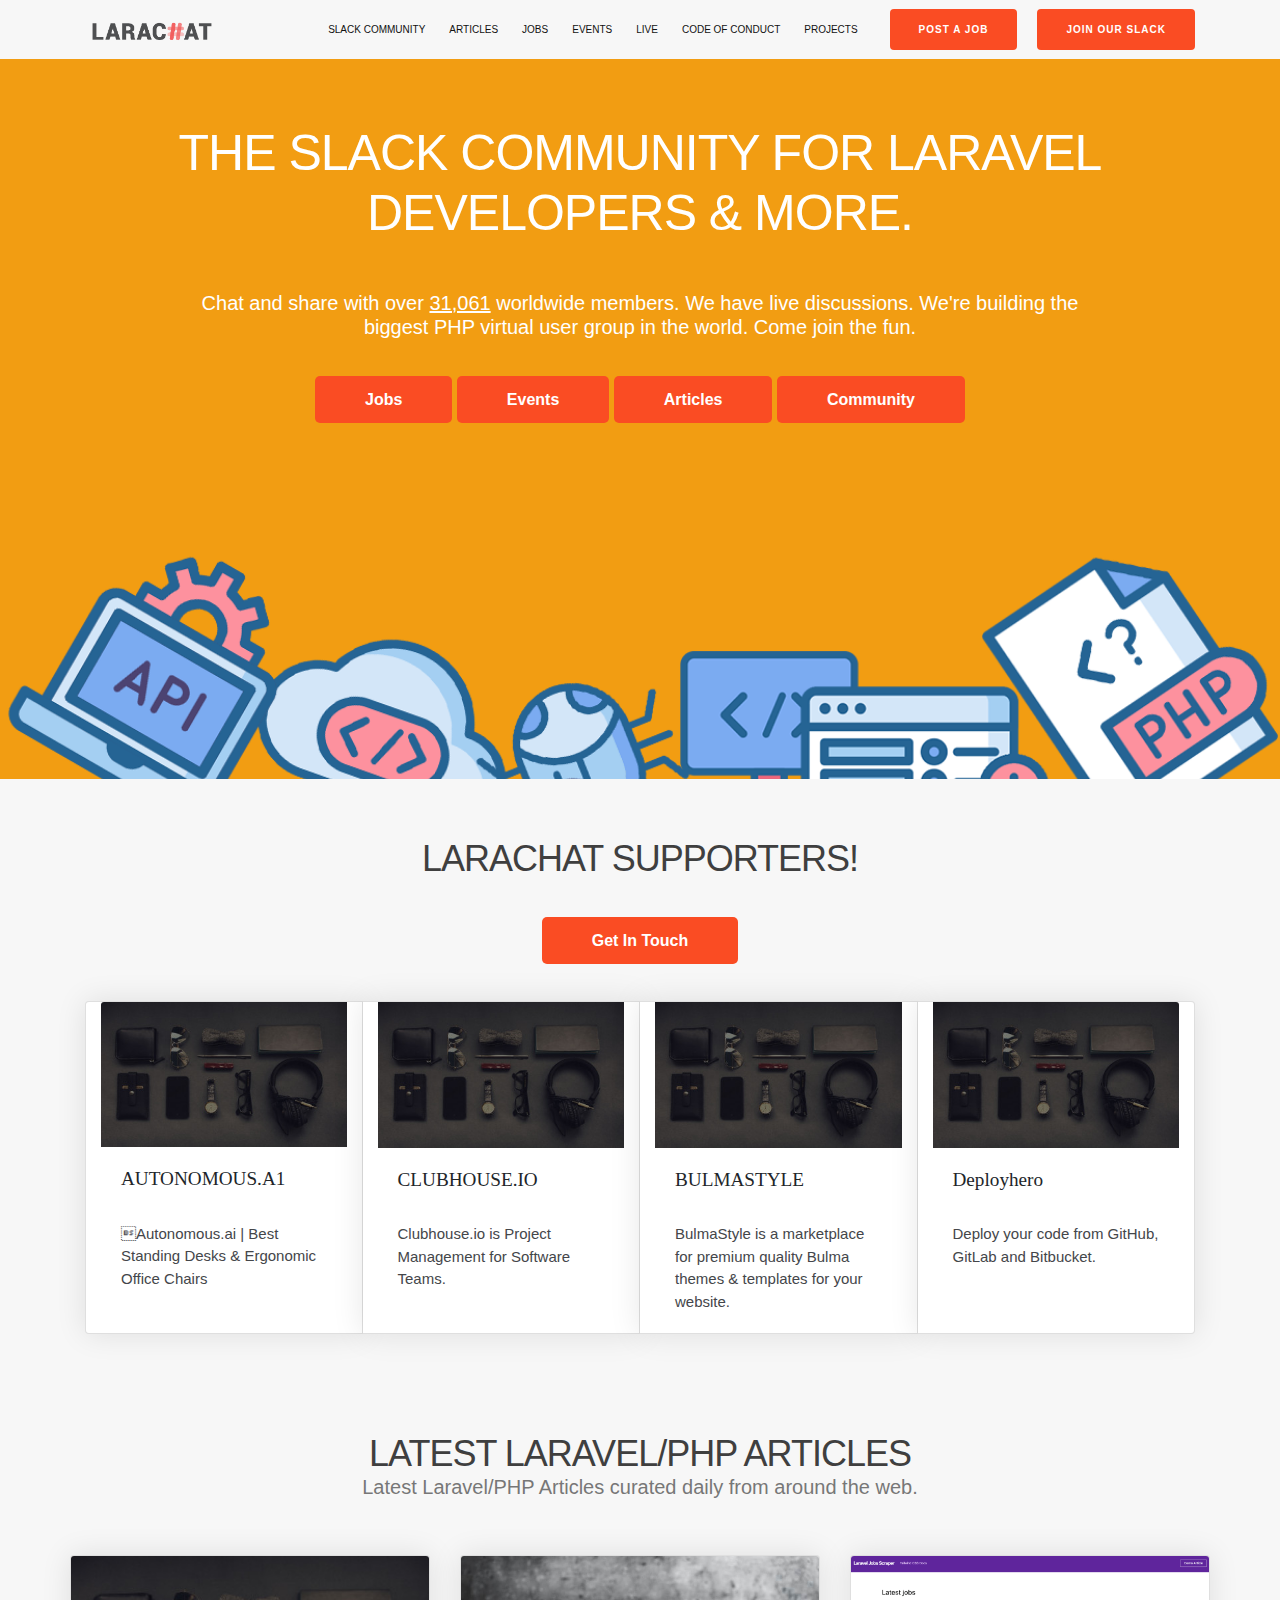
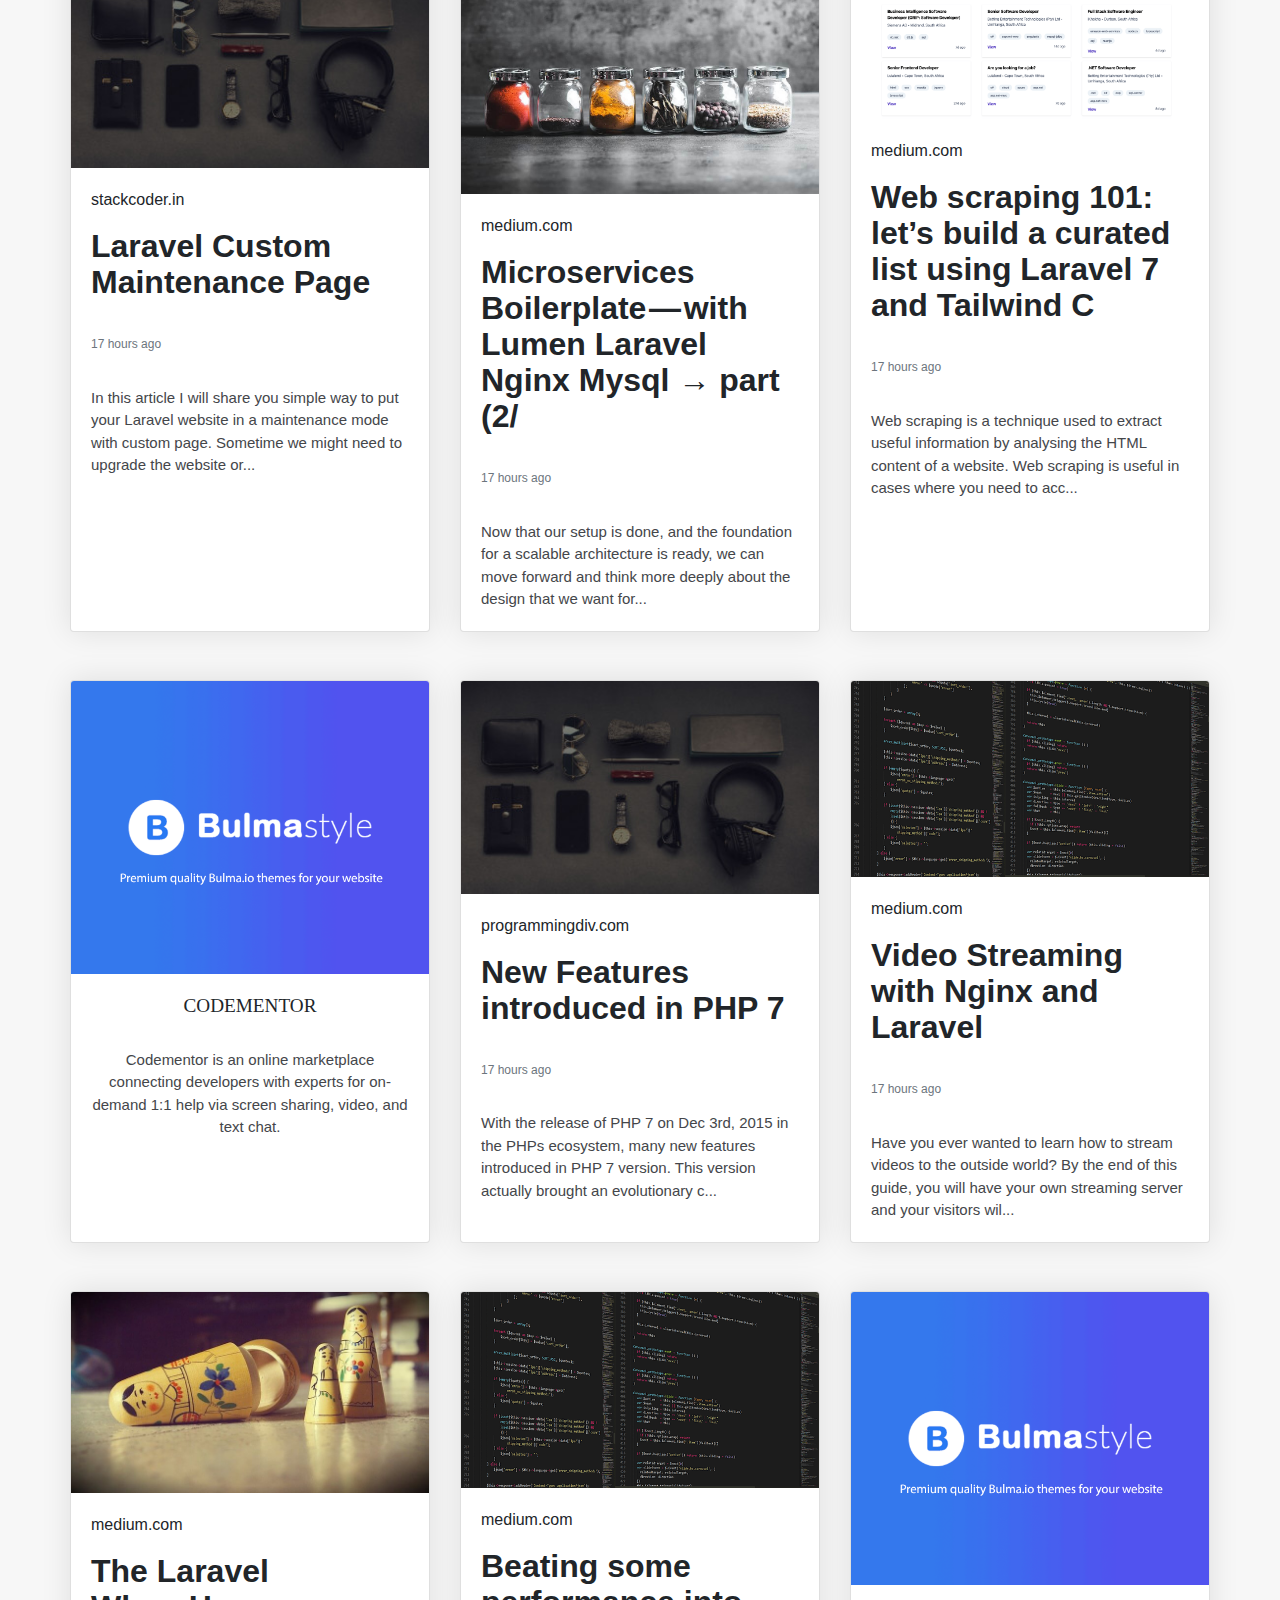
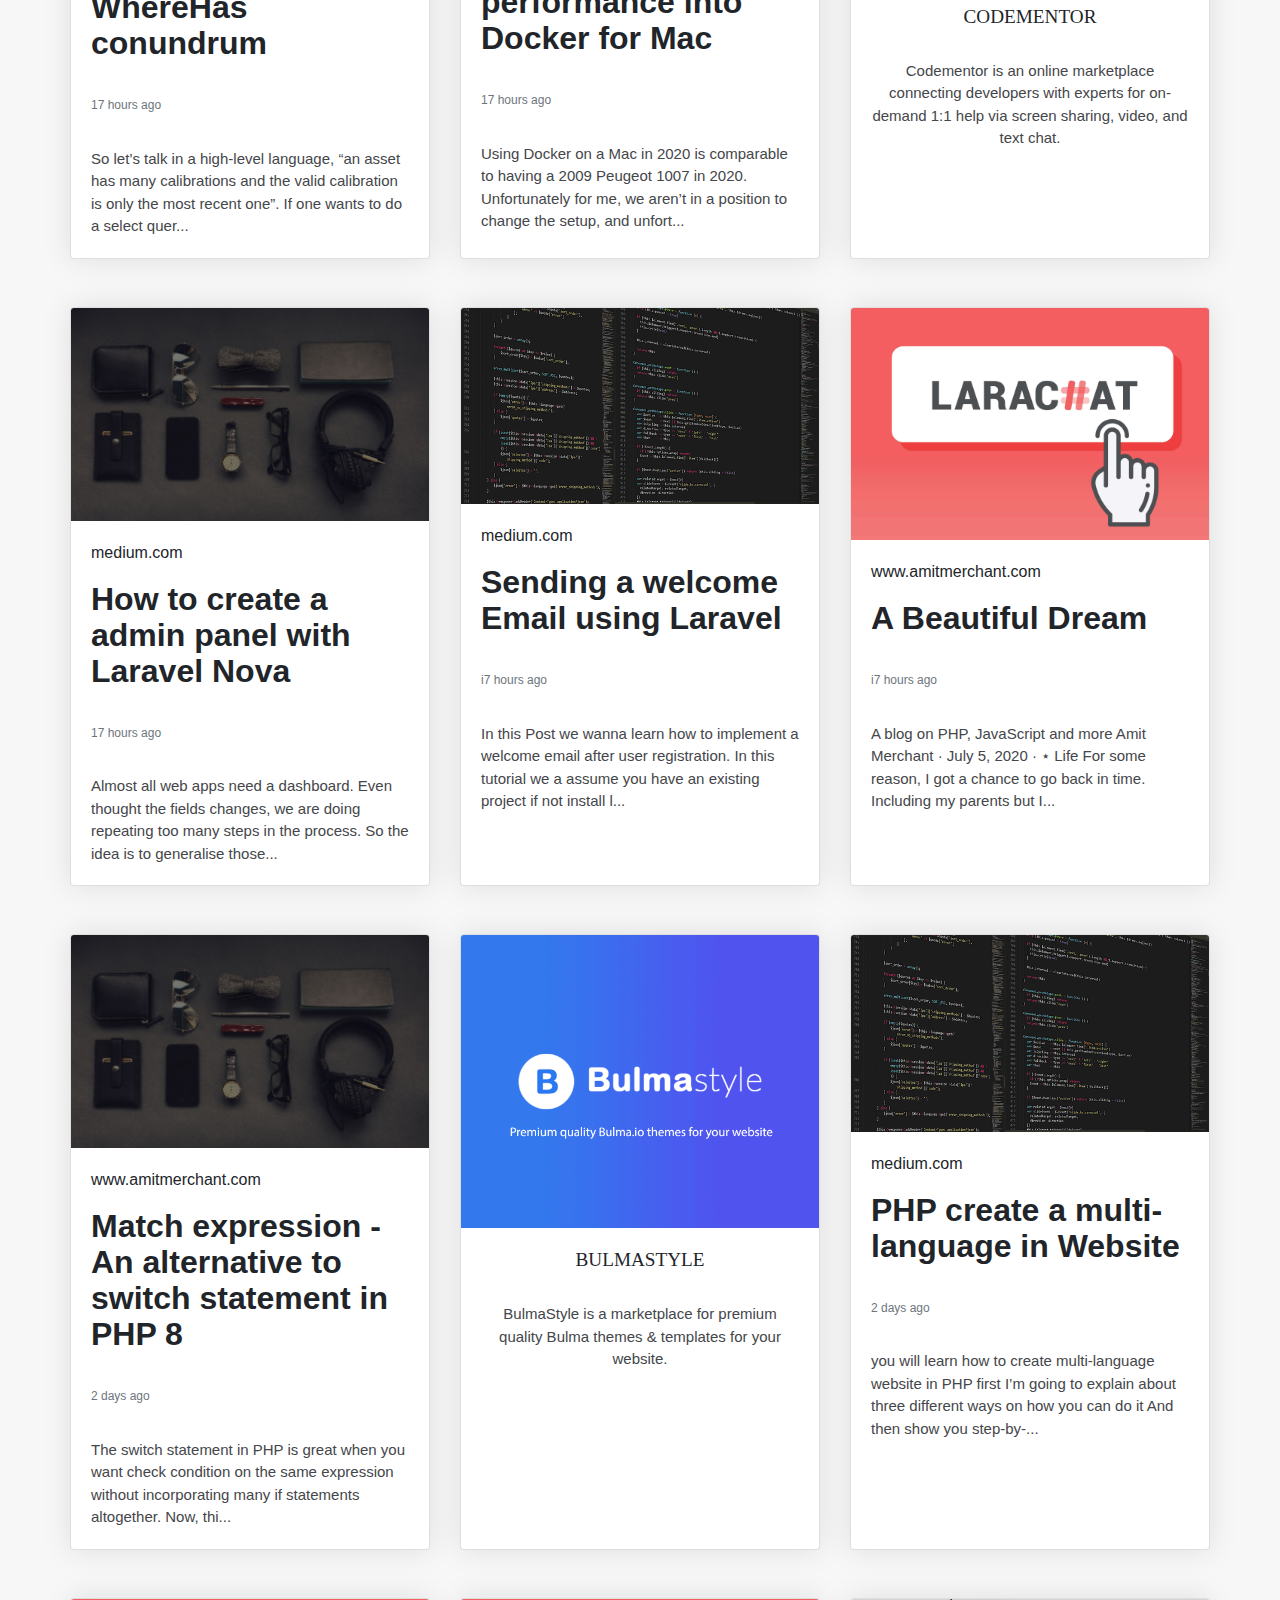
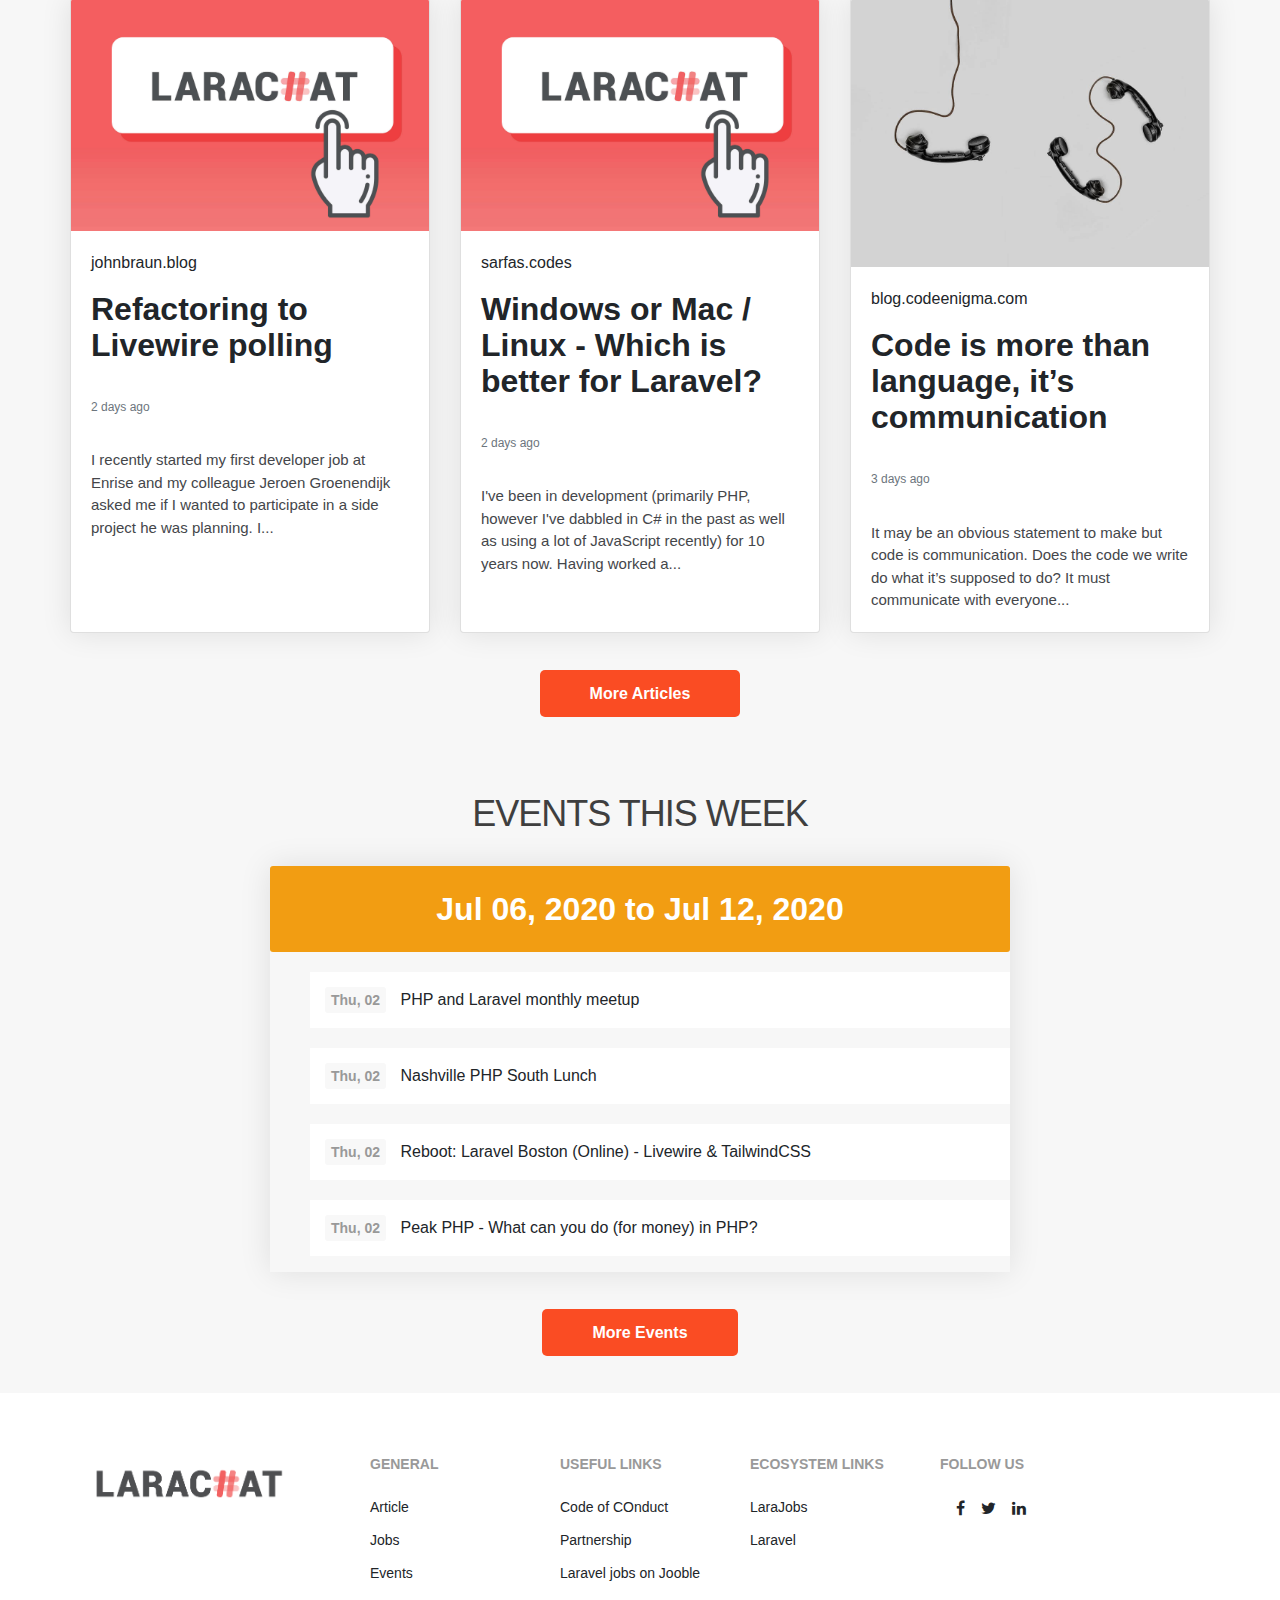
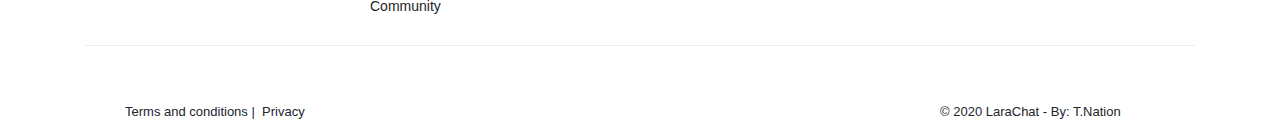
<file: index.html>
<!DOCTYPE html>
<html>
  <head>
    <meta http-equiv="X-UA-Compatible" content="ie=edge" />
    <meta name="viewport" content="width=device-width, initial-scale=1" />
    <title>LaraChat</title>
    <link rel="stylesheet" type="text/css" href="css/bootstrap.min.css" />
    <link rel="stylesheet" type="text/css" href="css/font-awesome.min.css" />
    <link rel="stylesheet" type="text/css" href="css/icon.css" />
    <link rel="stylesheet" type="text/css" href="css/main.css" />
  </head>
  <body>
    <div class="full-width-header">
      <header class="main-header">
        <nav class="navbar navbar-expand-lg navbar-light">
          <div class="container">
            <a class="navbar-brand" href="index.html"
              ><img
                src="./img/larachat.png"
                alt=""
                style="max-height: 1.75rem;"
            /></a>
            <button
              class="navbar-toggler"
              type="button"
              data-toggle="collapse"
              data-target="#navbarSupportedContent"
              aria-controls="navbarSupportedContent"
              aria-expanded="false"
              aria-label="Toggle navigation"
            >
              <span class="navbar-toggler-icon"></span>
            </button>

            <div class="collapse navbar-collapse" id="navbarSupportedContent">
              <ul class="navbar-nav ml-auto">
                <li class="nav-item">
                  <a class="nav-link" href="slack.html">Slack Community</a>
                </li>
                <li class="nav-item">
                  <a class="nav-link" href="article.html">Articles</a>
                </li>
                <li class="nav-item">
                  <a class="nav-link" href="job.html">Jobs</a>
                </li>
                <li class="nav-item">
                  <a class="nav-link" href="event.html">Events</a>
                </li>
                <li class="nav-item">
                  <a class="nav-link" href="live.html">LIve</a>
                </li>
                <li class="nav-item">
                  <a class="nav-link" href="code-of-conduct.html"
                    >Code of Conduct</a
                  >
                </li>
                <li class="nav-item">
                  <a class="nav-link" href="#">Projects</a>
                </li>
                <li class="nav-item quote-btn">
                  <a class="nav-link qbtn" href="create.html">Post a Job</a>
                </li>
                <li class="nav-item quote-btn">
                  <a class="nav-link qbtn" href="slack.html">Join Our Slack</a>
                </li>
              </ul>
            </div>
          </div>
        </nav>
      </header>
    </div>
    <!-- banner Section -->
    <section class="banner-section text-center">
      <div class="hero text-white">
        <div class="container">
          <h1 class="container-title">
            THE SLACK COMMUNITY FOR LARAVEL DEVELOPERS &amp; MORE.
          </h1>
          <h2 class="sub-title text-white mt-5">
            Chat and share with over
            <a href="#" style="text-decoration: underline;"> <b> 31,061</b></a>
            worldwide members. We have live discussions. We're building the
            biggest PHP virtual user group in the world. Come join the fun.
          </h2>
          <div class="buttons mt-5">
            <a href="job.html" class="theme-btn btn-style-one">Jobs</a>
            <a href="event.html" class="theme-btn btn-style-one">Events</a>
            <a href="article.html" class="theme-btn btn-style-one">Articles</a>
            <a href="slack.html" class="theme-btn btn-style-one">Community</a>
          </div>
        </div>
      </div>
    </section>
    <!-- main Section starts here  -->
    <section class="main-body">
      <div class="padding-top">
        <div class="container inner-padding-top">
          <div class="row">
            <div class="col-md-12 col-sm-12-col-xs-12 text-center">
              <h1 class="lead-title text-uppercase">LaraChat Supporters!</h1>
              <p class="m-5">
                <a href="#" class="theme-btn btn-style-one">Get In Touch</a>
              </p>
            </div>
          </div>

          <div class="card-group">
            <div class="card col-sm-3">
              <img
                class="card-img-top"
                src="./img/startkit.jpg"
                alt="Card image cap"
              />
              <div class="card-body">
                <h3 class="card-title text-uppercase">
                  <a href="#">AUTONOMOUS.A1</a>
                </h3>
                <p class="card-text">
                  Autonomous.ai | Best Standing Desks &amp; Ergonomic Office
                  Chairs
                </p>
              </div>
            </div>
            <div class="card col-sm-3">
              <img
                class="card-img-top"
                src="./img/startkit.jpg"
                alt="Card image cap"
              />
              <div class="card-body">
                <h3 class="card-title text-uppercase">
                  <a href="#">ClubHouse.io</a>
                </h3>
                <p class="card-text">
                  Clubhouse.io is Project Management for Software Teams.
                </p>
              </div>
            </div>
            <div class="card col-sm-3">
              <img
                class="card-img-top"
                src="./img/startkit.jpg"
                alt="Card image cap"
              />
              <div class="card-body">
                <h3 class="card-title text-uppercase">
                  <a href="#">Bulmastyle</a>
                </h3>
                <p class="card-text">
                  BulmaStyle is a marketplace for premium quality Bulma themes &
                  templates for your website.
                </p>
              </div>
            </div>
            <div class="card col-sm-3">
              <img
                class="card-img-top"
                src="./img/startkit.jpg"
                alt="Card image cap"
              />
              <div class="card-body">
                <h3 class="card-title"><a href="#">Deployhero</a></h3>
                <p class="card-text">
                  Deploy your code from GitHub, GitLab and Bitbucket.
                </p>
              </div>
            </div>
          </div>
        </div>
      </div>
      <section>
        <div class="padding-top">
          <div class="container inner-padding-top">
            <div class="row">
              <div class="col-md-12 col-sm-12-col-xs-12 text-center">
                <h1 class="lead-title text-uppercase">
                  Latest Laravel/PHP Articles
                </h1>
                <h2 class="article-subtitle">
                  Latest Laravel/PHP Articles curated daily from around the web.
                </h2>
              </div>
            </div>
            <!-- first card -->
            <div class="row mt-5">
              <div class="card-deck">
                <div class="card">
                  <img
                    class="card-img-top"
                    src="./img/startkit.jpg"
                    alt="Card image cap"
                  />
                  <div class="card-body">
                    <p class="subtitle is-6">stackcoder.in</p>

                    <a class="title is-size-4-mobile" href="#">
                      Laravel Custom Maintenance Page
                    </a>
                    <p class="card-text">
                      <small class="text-muted">17 hours ago</small>
                    </p>
                    <p class="card-text">
                      In this article I will share you simple way to put your
                      Laravel website in a maintenance mode with custom page.
                      Sometime we might need to upgrade the website or...
                    </p>
                  </div>
                </div>
                <div class="card">
                  <img
                    class="card-img-top"
                    src="./img/img2.jpeg"
                    alt="Card image cap"
                  />
                  <div class="card-body">
                    <p class="subtitle is-6">medium.com</p>

                    <a class="title is-size-4-mobile" href="#">
                      Microservices Boilerplate — with Lumen Laravel Nginx Mysql
                      → part (2/
                    </a>
                    <p class="card-text">
                      <small class="text-muted">17 hours ago</small>
                    </p>
                    <p class="card-text">
                      Now that our setup is done, and the foundation for a
                      scalable architecture is ready, we can move forward and
                      think more deeply about the design that we want for...
                    </p>
                  </div>
                </div>
                <div class="card">
                  <img
                    class="card-img-top"
                    src="./img/1mg3.png"
                    alt="Card image cap"
                  />
                  <div class="card-body">
                    <p class="subtitle is-6">medium.com</p>

                    <a class="title is-size-4-mobile" href="#">
                      Web scraping 101: let’s build a curated list using Laravel
                      7 and Tailwind C
                    </a>
                    <p class="card-text">
                      <small class="text-muted">17 hours ago</small>
                    </p>
                    <p class="card-text">
                      Web scraping is a technique used to extract useful
                      information by analysing the HTML content of a website.
                      Web scraping is useful in cases where you need to acc...
                    </p>
                  </div>
                </div>
              </div>
            </div>

            <!-- second card -->

            <div class="row mt-5">
              <div class="card-deck">
                <div class="card text-center">
                  <img
                    class="card-img-top"
                    src="./img/bulmastyle.png"
                    alt="Card image cap"
                  />
                  <div class="card-body">
                    <h3 class="card-title text-uppercase">
                      <a href="#" target="_blank">
                        Codementor
                      </a>
                    </h3>
                    <p class="card-text">
                      Codementor is an online marketplace connecting developers
                      with experts for on- demand 1:1 help via screen sharing,
                      video, and text chat.
                    </p>
                  </div>
                </div>
                <div class="card">
                  <img
                    class="card-img-top"
                    src="./img/startkit.jpg"
                    alt="Card image cap"
                  />
                  <div class="card-body">
                    <p class="subtitle is-6">programmingdiv.com</p>

                    <a class="title is-size-4-mobile" href="#">
                      New Features introduced in PHP 7
                    </a>
                    <p class="card-text">
                      <small class="text-muted">17 hours ago</small>
                    </p>
                    <p class="card-text">
                      With the release of PHP 7 on Dec 3rd, 2015 in the PHPs
                      ecosystem, many new features introduced in PHP 7 version.
                      This version actually brought an evolutionary c...
                    </p>
                  </div>
                </div>

                <div class="card">
                  <img
                    class="card-img-top"
                    src="./img/img-code.png"
                    alt="Card image cap"
                  />
                  <div class="card-body">
                    <p class="subtitle is-6">medium.com</p>

                    <a class="title is-size-4-mobile" href="#">
                      Video Streaming with Nginx and Laravel
                    </a>
                    <p class="card-text">
                      <small class="text-muted">17 hours ago</small>
                    </p>
                    <p class="card-text">
                      Have you ever wanted to learn how to stream videos to the
                      outside world? By the end of this guide, you will have
                      your own streaming server and your visitors wil...
                    </p>
                  </div>
                </div>
              </div>
            </div>
            <!-- third card -->
            <div class="row mt-5">
              <div class="card-deck">
                <div class="card">
                  <img
                    class="card-img-top"
                    src="./img/img7.jpeg"
                    alt="Card image cap"
                  />
                  <div class="card-body">
                    <p class="subtitle is-6">medium.com</p>

                    <a class="title is-size-4-mobile" href="#">
                      The Laravel WhereHas conundrum
                    </a>
                    <p class="card-text">
                      <small class="text-muted">17 hours ago</small>
                    </p>
                    <p class="card-text">
                      So let’s talk in a high-level language, “an asset has many
                      calibrations and the valid calibration is only the most
                      recent one”. If one wants to do a select quer...
                    </p>
                  </div>
                </div>

                <div class="card">
                  <img
                    class="card-img-top"
                    src="./img/img-code.png"
                    alt="Card image cap"
                  />
                  <div class="card-body">
                    <p class="subtitle is-6">medium.com</p>

                    <a class="title is-size-4-mobile" href="#">
                      Beating some performance into Docker for Mac
                    </a>
                    <p class="card-text">
                      <small class="text-muted">17 hours ago</small>
                    </p>
                    <p class="card-text">
                      Using Docker on a Mac in 2020 is comparable to having a
                      2009 Peugeot 1007 in 2020. Unfortunately for me, we aren’t
                      in a position to change the setup, and unfort...
                    </p>
                  </div>
                </div>
                <div class="card text-center">
                  <img
                    class="card-img-top"
                    src="./img/bulmastyle.png"
                    alt="Card image cap"
                  />
                  <div class="card-body">
                    <h3 class="card-title text-uppercase">
                      <a href="#" target="_blank">
                        Codementor
                      </a>
                    </h3>
                    <p class="card-text">
                      Codementor is an online marketplace connecting developers
                      with experts for on- demand 1:1 help via screen sharing,
                      video, and text chat.
                    </p>
                  </div>
                </div>
              </div>
            </div>
            <!-- forth card -->
            <div class="row mt-5">
              <div class="card-deck">
                <div class="card">
                  <img
                    class="card-img-top"
                    src="./img/startkit.jpg"
                    alt="Card image cap"
                  />
                  <div class="card-body">
                    <p class="subtitle is-6">medium.com</p>

                    <a class="title is-size-4-mobile" href="#">
                      How to create a admin panel with Laravel Nova
                    </a>

                    <p class="card-text">
                      <small class="text-muted">17 hours ago</small>
                    </p>
                    <p class="card-text">
                      Almost all web apps need a dashboard. Even thought the
                      fields changes, we are doing repeating too many steps in
                      the process. So the idea is to generalise those...
                    </p>
                  </div>
                </div>
                <div class="card">
                  <img
                    class="card-img-top"
                    src="./img/img-code.png"
                    alt="Card image cap"
                  />
                  <div class="card-body">
                    <p class="subtitle is-6">medium.com</p>

                    <a class="title is-size-4-mobile" href="#">
                      Sending a welcome Email using Laravel
                    </a>
                    <p class="card-text">
                      <small class="text-muted">i7 hours ago</small>
                    </p>
                    <p class="card-text">
                      In this Post we wanna learn how to implement a welcome
                      email after user registration. In this tutorial we a
                      assume you have an existing project if not install l...
                    </p>
                  </div>
                </div>
                <div class="card">
                  <img
                    class="card-img-top"
                    src="./img/larachat-share-A.jpg"
                    alt="Card image cap"
                  />
                  <div class="card-body">
                    <p class="subtitle is-6">www.amitmerchant.com</p>

                    <a class="title is-size-4-mobile" href="#">
                      A Beautiful Dream
                    </a>
                    <p class="card-text">
                      <small class="text-muted">i7 hours ago</small>
                    </p>
                    <p class="card-text">
                      A blog on PHP, JavaScript and more Amit Merchant · July 5,
                      2020 · ⋆ Life For some reason, I got a chance to go back
                      in time. Including my parents but I...
                    </p>
                  </div>
                </div>
              </div>
            </div>
            <!-- fifth card -->
            <div class="row mt-5">
              <div class="card-deck">
                <div class="card">
                  <img
                    class="card-img-top"
                    src="./img/startkit.jpg"
                    alt="Card image cap"
                  />
                  <div class="card-body">
                    <p class="subtitle is-6">www.amitmerchant.com</p>

                    <a class="title is-size-4-mobile" href="#">
                      Match expression - An alternative to switch statement in
                      PHP 8
                    </a>
                    <p class="card-text">
                      <small class="text-muted">2 days ago</small>
                    </p>
                    <p class="card-text">
                      The switch statement in PHP is great when you want check
                      condition on the same expression without incorporating
                      many if statements altogether. Now, thi...
                    </p>
                  </div>
                </div>
                <div class="card text-center">
                  <img
                    class="card-img-top"
                    src="./img/bulmastyle.png"
                    alt="Card image cap"
                  />
                  <div class="card-body">
                    <h3 class="card-title text-uppercase">
                      <a href="#" target="_blank">
                        BulmaStyle
                      </a>
                    </h3>
                    <p class="card-text">
                      BulmaStyle is a marketplace for premium quality Bulma
                      themes & templates for your website.
                    </p>
                  </div>
                </div>
                <div class="card">
                  <img
                    class="card-img-top"
                    src="./img/img-code.png"
                    alt="Card image cap"
                  />
                  <div class="card-body">
                    <p class="subtitle is-6">medium.com</p>

                    <a class="title is-size-4-mobile" href="#">
                      PHP create a multi- language in Website
                    </a>
                    <p class="card-text">
                      <small class="text-muted">2 days ago</small>
                    </p>
                    <p class="card-text">
                      you will learn how to create multi-language website in PHP
                      first I’m going to explain about three different ways on
                      how you can do it And then show you step-by-...
                    </p>
                  </div>
                </div>
              </div>
            </div>
            <!-- sixth card -->
            <div class="row mt-5">
              <div class="card-deck">
                <div class="card">
                  <img
                    class="card-img-top"
                    src="./img/larachat-share-A.jpg"
                    alt="Card image cap"
                  />
                  <div class="card-body">
                    <p class="subtitle is-6">johnbraun.blog</p>

                    <a class="title is-size-4-mobile" href="#">
                      Refactoring to Livewire polling
                    </a>
                    <p class="card-text">
                      <small class="text-muted">2 days ago</small>
                    </p>
                    <p class="card-text">
                      I recently started my first developer job at Enrise and my
                      colleague Jeroen Groenendijk asked me if I wanted to
                      participate in a side project he was planning. I...
                    </p>
                  </div>
                </div>
                <div class="card">
                  <img
                    class="card-img-top"
                    src="./img/larachat-share-A.jpg"
                    alt="Card image cap"
                  />
                  <div class="card-body">
                    <p class="subtitle is-6">sarfas.codes</p>

                    <a class="title is-size-4-mobile" href="#">
                      Windows or Mac / Linux - Which is better for Laravel?
                    </a>
                    <p class="card-text">
                      <small class="text-muted">2 days ago</small>
                    </p>
                    <p class="card-text">
                      I've been in development (primarily PHP, however I've
                      dabbled in C# in the past as well as using a lot of
                      JavaScript recently) for 10 years now. Having worked a...
                    </p>
                  </div>
                </div>
                <div class="card">
                  <img
                    class="card-img-top"
                    src="./img/last.jpeg"
                    alt="Card image cap"
                  />
                  <div class="card-body">
                    <p class="subtitle is-6">blog.codeenigma.com</p>

                    <a class="title is-size-4-mobile" href="#">
                      Code is more than language, it’s communication
                    </a>
                    <p class="card-text">
                      <small class="text-muted">3 days ago</small>
                    </p>
                    <p class="card-text">
                      It may be an obvious statement to make but code is
                      communication. Does the code we write do what it’s
                      supposed to do? It must communicate with everyone...
                    </p>
                  </div>
                </div>
              </div>
            </div>

            <div class="col-md-12 col-sm-12-col-xs-12 text-center mb-5">
              <p class="m-5">
                <a href="article.html" class="theme-btn btn-style-one"
                  >More Articles</a
                >
              </p>
            </div>
          </div>
        </div>
      </section>
      <section class="padding-top">
        <div class="container">
          <h1 class="lead-title text-center" style="padding-bottom: 2rem;">
            Events This Week
          </h1>
          <div class="d-flex justify-content-center">
            <div class="column is-8">
              <div class="search-list">
                <div class="event-subtitle text-center">
                  Jul 06, 2020 to Jul 12, 2020
                </div>
                <div>
                  <ul>
                    <li>
                      <a href="#">
                        <div>
                          <strong>Thu, 02</strong>
                          PHP and Laravel monthly meetup
                        </div>
                      </a>
                    </li>
                    <li>
                      <a href="nashvilli-php.html">
                        <div>
                          <strong>Thu, 02</strong>
                          Nashville PHP South Lunch
                        </div>
                      </a>
                    </li>
                    <li>
                      <a href="#">
                        <div>
                          <strong>Thu, 02</strong>
                          Reboot: Laravel Boston (Online) - Livewire &amp;
                          TailwindCSS
                        </div>
                      </a>
                    </li>
                    <li>
                      <a href="#">
                        <div>
                          <strong>Thu, 02</strong>
                          Peak PHP - What can you do (for money) in PHP?
                        </div>
                      </a>
                    </li>
                  </ul>
                </div>
              </div>
            </div>
          </div>
          <div class="col-md-12 col-sm-12-col-xs-12 text-center mb-5">
            <p class="m-5">
              <a href="event.html" class="theme-btn btn-style-one"
                >More Events</a
              >
            </p>
          </div>
        </div>
      </section>
    </section>

    <!-- footer section -->
    <footer class="footer white-background pt-5">
      <div class="container footer-section">
        <div class="row">
          <div class="col-md-3">
            <h2 class="footer-header mb-4 pr-5">
              <a class="navbar-brand mr-auto" href="index.html">
                <img class="img-fluid" src="./img/larachat.png" alt="" />
              </a>
            </h2>
          </div>
          <div class="col-md-2">
            <h5 class="footer-header mb-4">General</h5>
            <ul class="footer-link list-unstyled">
              <li><a href="article.html">Article</a></li>
              <li><a href="#">Jobs</a></li>
              <li><a href="#">Events</a></li>
              <li><a href="#">Community</a></li>
            </ul>
          </div>
          <div class="col-md-2">
            <h5 class="footer-header mb-4">Useful Links</h5>
            <ul class="footer-link list-unstyled">
              <li><a href="#">Code of COnduct</a></li>
              <li><a href="#">Partnership</a></li>
              <li><a href="#">Laravel jobs on Jooble</a></li>
            </ul>
          </div>
          <div class="col-md-2">
            <h5 class="footer-header mb-4">Ecosystem Links</h5>
            <ul class="footer-link list-unstyled">
              <li><a href="#">LaraJobs</a></li>
              <li><a href="#">Laravel</a></li>
            </ul>
          </div>
          <div class="col-md-3">
            <h5 class="footer-header mb-4">Follow us</h5>
            <ul class="social d-flex list-unstyled">
              <li><a href="#" class="fa fa-facebook"></a></li>
              <li><a href="#" class="fa fa-twitter"></a></li>
              <li><a href="#" class="fa fa-linkedin"></a></li>
            </ul>
          </div>
        </div>
        <div class="footer-bottom">
          <div class="row pt-5 mt-2">
            <div class="col-md-9">
              <ul>
                <a href="#">Terms and conditions</a>
                |&nbsp;
                <a href="#">Privacy</a>
              </ul>
            </div>
            <div class="col-md-3">
              <div id="copy">
                © 2020 LaraChat - <a href="#">By: T.Nation</a>
              </div>
            </div>
          </div>
        </div>
      </div>
    </footer>

    <script type="text/javascript" src="js/jquery.min.js"></script>
    <script type="text/javascript" src="js/bootstrap.min.js"></script>
    <script type="text/javascript" src="js/app.js"></script>
  </body>
</html>
</file>
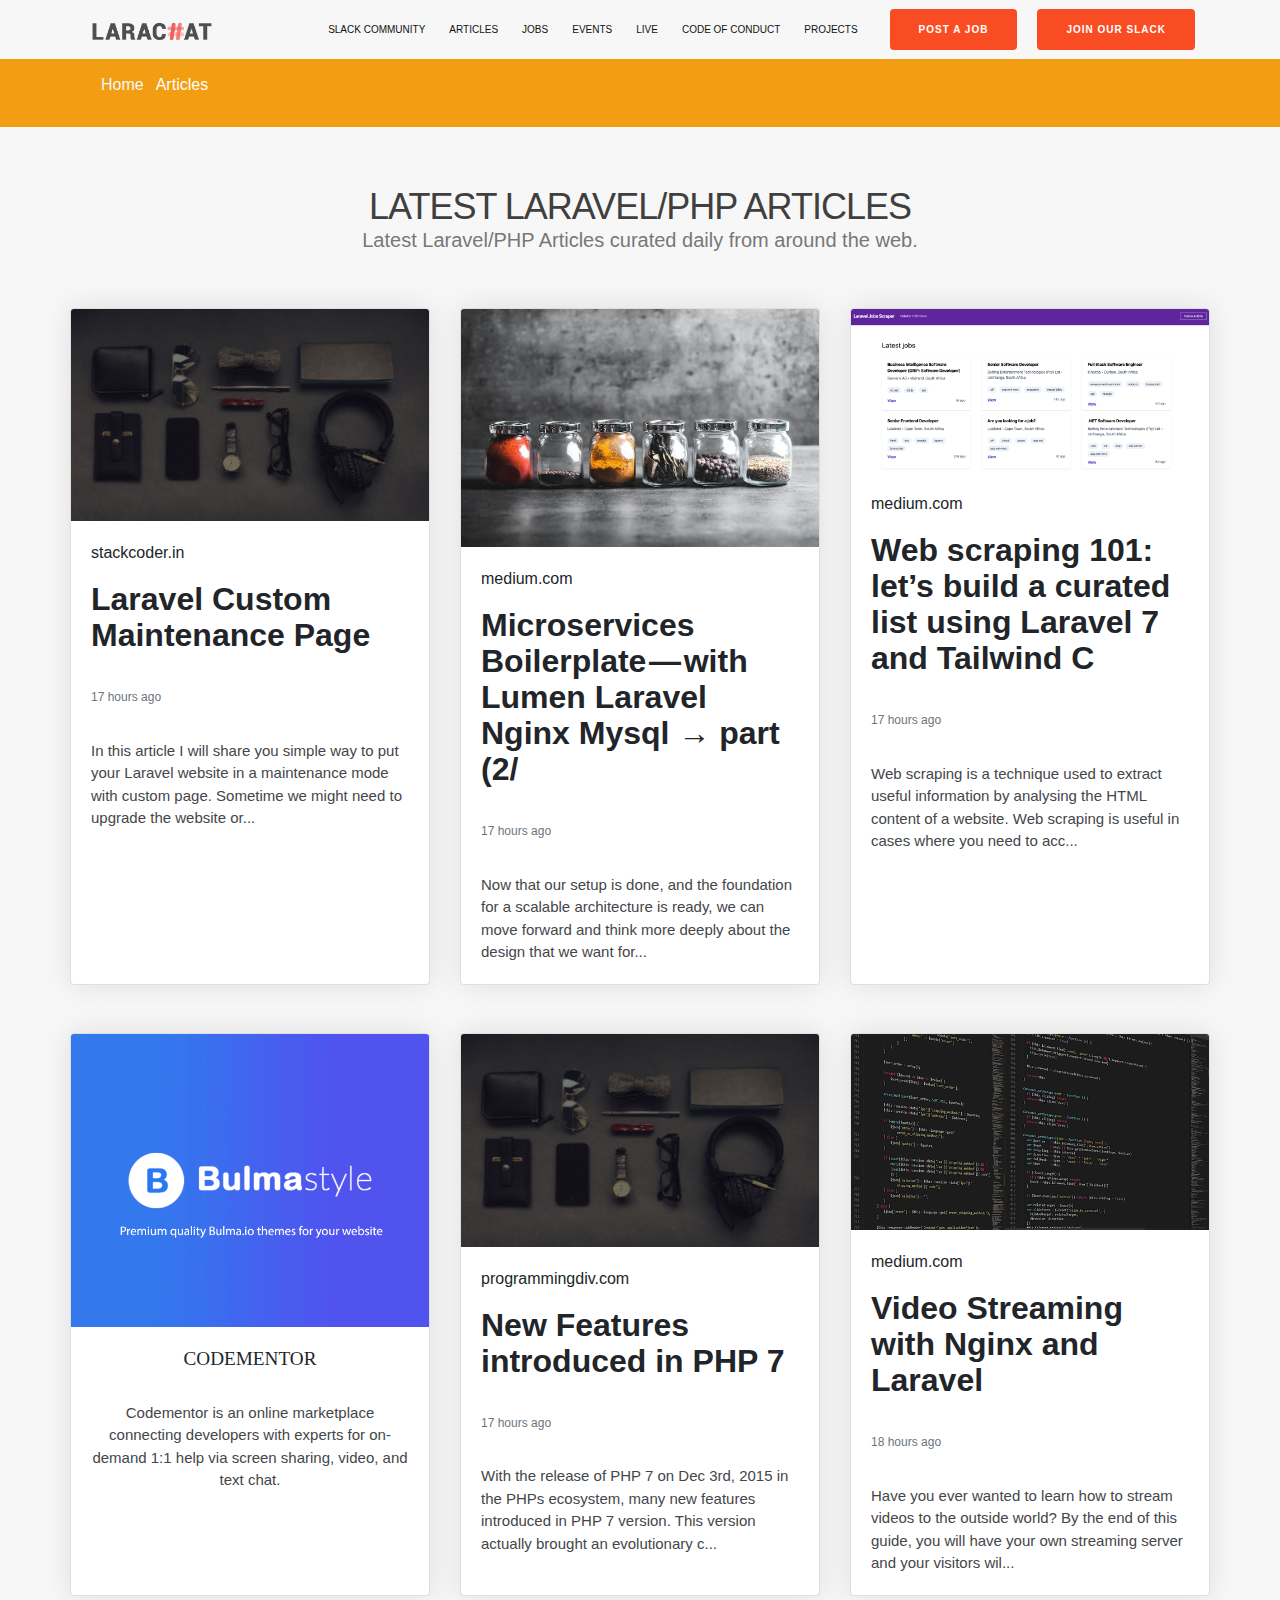
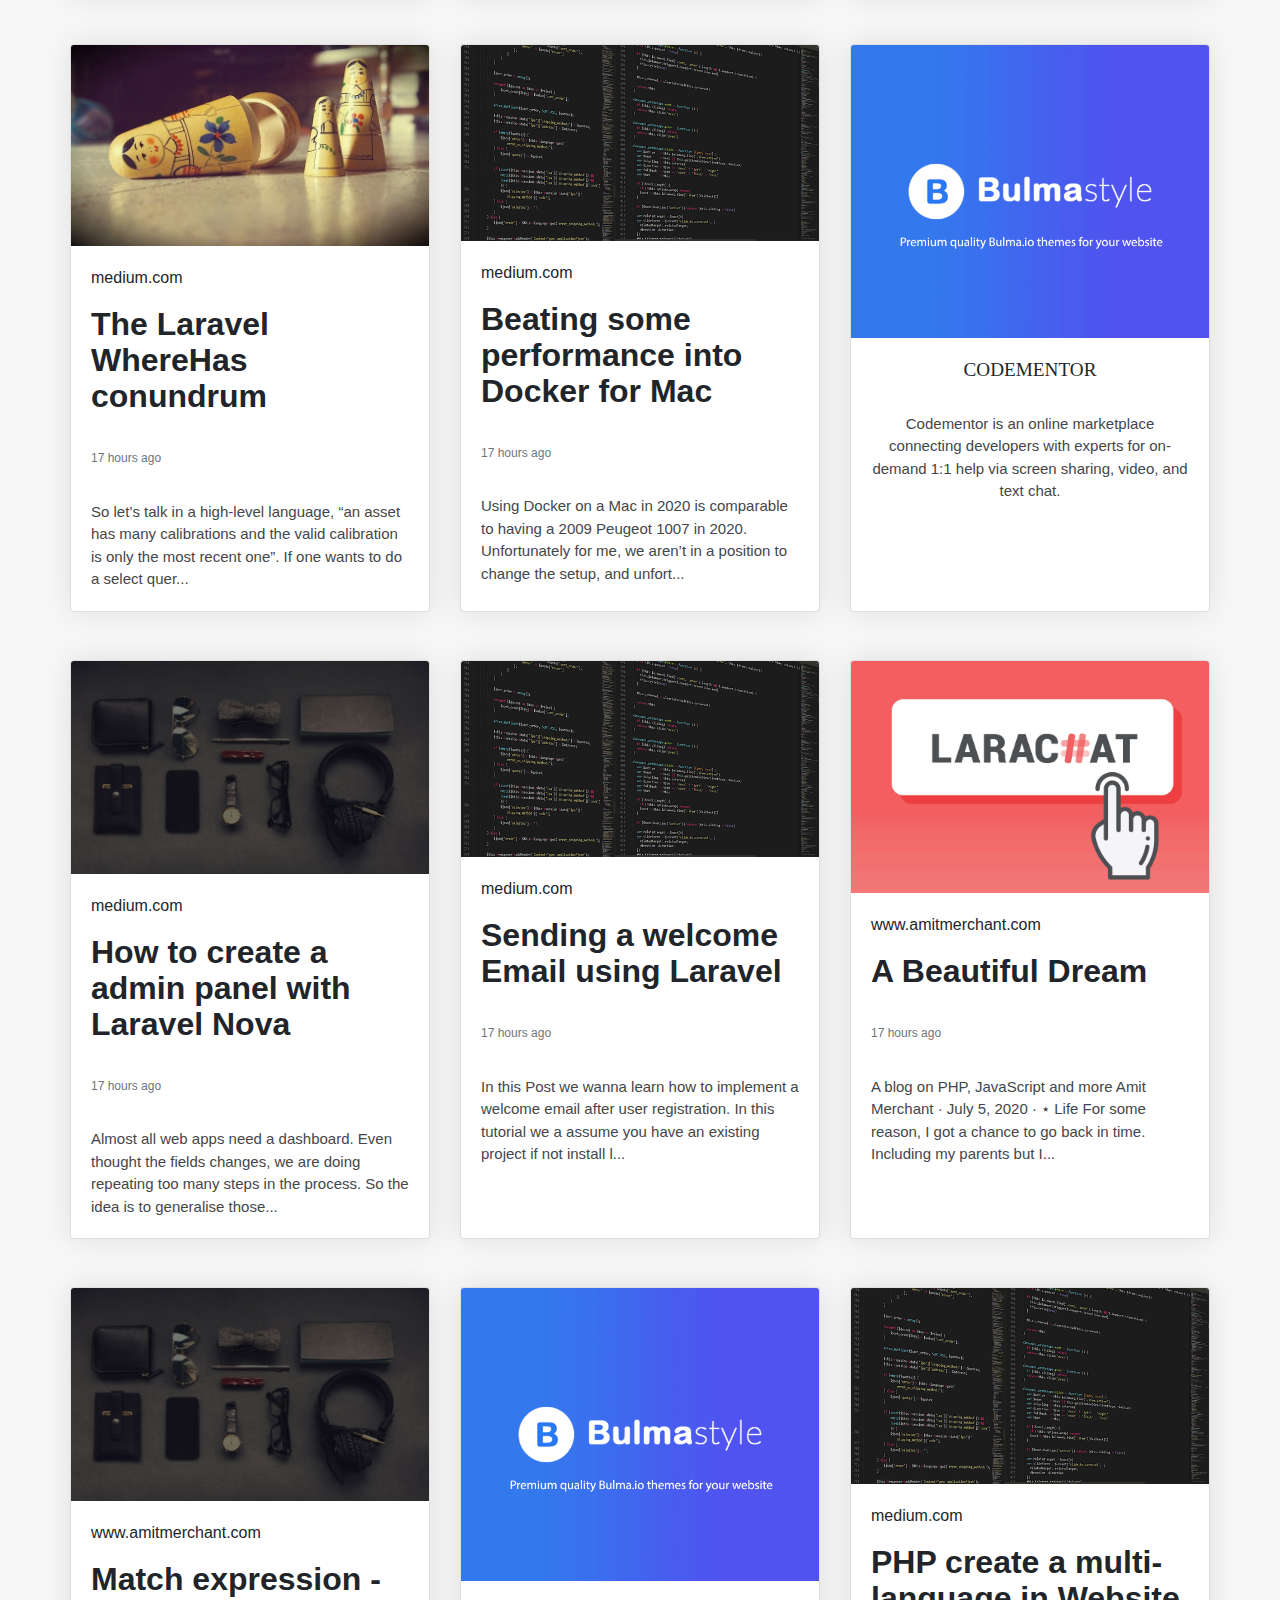
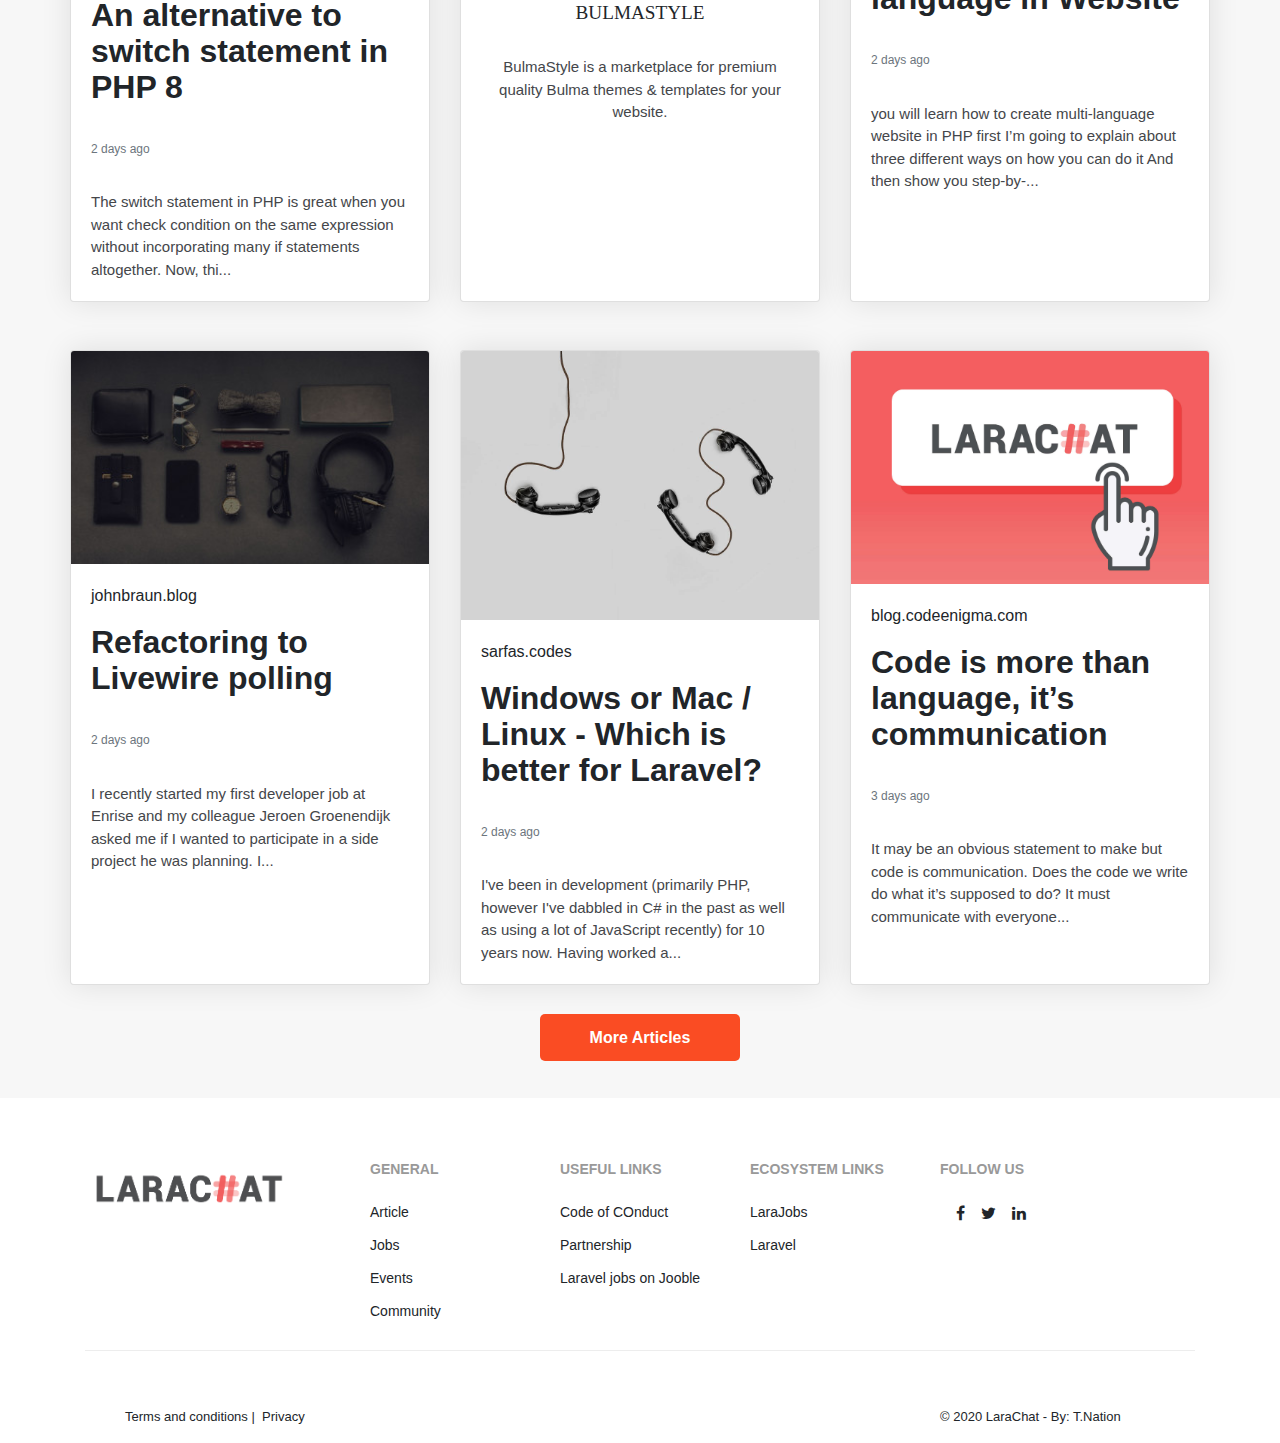
<file: article.html>
<!DOCTYPE html>
<html>
  <head>
    <meta http-equiv="X-UA-Compatible" content="ie=edge" />
    <meta name="viewport" content="width=device-width, initial-scale=1" />
    <title>LaraChat</title>
    <link rel="stylesheet" type="text/css" href="css/bootstrap.min.css" />
    <link rel="stylesheet" type="text/css" href="css/font-awesome.min.css" />
    <link rel="stylesheet" type="text/css" href="css/icon.css" />
    <link rel="stylesheet" type="text/css" href="css/main.css" />
  </head>
  <body>
    <div class="full-width-header">
      <header class="main-header">
        <nav class="navbar navbar-expand-lg navbar-light">
          <div class="container">
            <a class="navbar-brand" href="index.html"
              ><img
                src="./img/larachat.png"
                alt=""
                style="max-height: 1.75rem;"
            /></a>
            <button
              class="navbar-toggler"
              type="button"
              data-toggle="collapse"
              data-target="#navbarSupportedContent"
              aria-controls="navbarSupportedContent"
              aria-expanded="false"
              aria-label="Toggle navigation"
            >
              <span class="navbar-toggler-icon"></span>
            </button>

            <div class="collapse navbar-collapse" id="navbarSupportedContent">
              <ul class="navbar-nav ml-auto">
                <li class="nav-item">
                  <a class="nav-link" href="slack.html">Slack Community</a>
                </li>
                <li class="nav-item">
                  <a class="nav-link" href="article.html">Articles</a>
                </li>
                <li class="nav-item">
                  <a class="nav-link" href="job.html">Jobs</a>
                </li>
                <li class="nav-item">
                  <a class="nav-link" href="event.html">Events</a>
                </li>
                <li class="nav-item">
                  <a class="nav-link" href="live.html">LIve</a>
                </li>
                <li class="nav-item">
                  <a class="nav-link" href="code-of-conduct.html"
                    >Code of Conduct</a
                  >
                </li>
                <li class="nav-item">
                  <a class="nav-link" href="#">Projects</a>
                </li>
                <li class="nav-item quote-btn">
                  <a class="nav-link qbtn" href="create.html">Post a Job</a>
                </li>
                <li class="nav-item quote-btn">
                  <a class="nav-link qbtn" href="slack.html">Join Our Slack</a>
                </li>
              </ul>
            </div>
          </div>
        </nav>
      </header>
      <section class="bottom-header">
        <div class="container">
          <ul class="navbar">
            <li class="nav-item"><a href="index.html">Home</a></li>
            <li class="nav-item active">Articles</li>
          </ul>
        </div>
      </section>
    </div>

    <!-- main Section starts here  -->
    <section class="main">
      <section>
        <div class="padding-top grey-color">
          <div class="container inner-padding-top">
            <div class="row">
              <div class="col-md-12 col-sm-12-col-xs-12 text-center">
                <h1 class="lead-title text-uppercase">
                  Latest Laravel/PHP Articles
                </h1>
                <h2 class="article-subtitle">
                  Latest Laravel/PHP Articles curated daily from around the web.
                </h2>
              </div>
            </div>
            <!-- first card -->
            <div class="row mt-5">
              <div class="card-deck">
                <div class="card">
                  <img
                    class="card-img-top"
                    src="./img/startkit.jpg"
                    alt="Card image cap"
                  />
                  <div class="card-body">
                    <p class="subtitle is-6">stackcoder.in</p>

                    <a class="title is-size-4-mobile" href="#">
                      Laravel Custom Maintenance Page
                    </a>
                    <p class="card-text">
                      <small class="text-muted"
                        ><time datetime="2020-07-05">17 hours ago</time></small
                      >
                    </p>
                    <p class="card-text">
                      In this article I will share you simple way to put your
                      Laravel website in a maintenance mode with custom page.
                      Sometime we might need to upgrade the website or...
                    </p>
                  </div>
                </div>
                <div class="card">
                  <img
                    class="card-img-top"
                    src="./img/img2.jpeg"
                    alt="Card image cap"
                  />
                  <div class="card-body">
                    <p class="subtitle is-6">medium.com</p>

                    <a class="title is-size-4-mobile" href="#">
                      Microservices Boilerplate — with Lumen Laravel Nginx Mysql
                      → part (2/
                    </a>
                    <p class="card-text">
                      <small class="text-muted">
                        <time datetime="2020-07-05"> 17 hours ago</time>
                      </small>
                    </p>
                    <p class="card-text">
                      Now that our setup is done, and the foundation for a
                      scalable architecture is ready, we can move forward and
                      think more deeply about the design that we want for...
                    </p>
                  </div>
                </div>
                <div class="card">
                  <img
                    class="card-img-top"
                    src="./img/1mg3.png"
                    alt="Card image cap"
                  />
                  <div class="card-body">
                    <p class="subtitle is-6">medium.com</p>

                    <a class="title is-size-4-mobile" href="#">
                      Web scraping 101: let’s build a curated list using Laravel
                      7 and Tailwind C
                    </a>
                    <p class="card-text">
                      <small class="text-muted">
                        <time datetime="2020-07-05">17 hours ago</time>
                      </small>
                    </p>
                    <p class="card-text">
                      Web scraping is a technique used to extract useful
                      information by analysing the HTML content of a website.
                      Web scraping is useful in cases where you need to acc...
                    </p>
                  </div>
                </div>
              </div>
            </div>

            <!-- second card -->

            <div class="row mt-5">
              <div class="card-deck">
                <div class="card text-center">
                  <img
                    class="card-img-top"
                    src="./img/bulmastyle.png"
                    alt="Card image cap"
                  />
                  <div class="card-body">
                    <h3 class="card-title text-uppercase">
                      <a href="#" target="_blank">
                        Codementor
                      </a>
                    </h3>
                    <p class="card-text">
                      Codementor is an online marketplace connecting developers
                      with experts for on- demand 1:1 help via screen sharing,
                      video, and text chat.
                    </p>
                  </div>
                </div>
                <div class="card">
                  <img
                    class="card-img-top"
                    src="./img/startkit.jpg"
                    alt="Card image cap"
                  />
                  <div class="card-body">
                    <p class="subtitle is-6">programmingdiv.com</p>

                    <a class="title is-size-4-mobile" href="#">
                      New Features introduced in PHP 7
                    </a>
                    <p class="card-text">
                      <small class="text-muted">
                        <time datetime="2020-07-05">17 hours ago</time>
                      </small>
                    </p>
                    <p class="card-text">
                      With the release of PHP 7 on Dec 3rd, 2015 in the PHPs
                      ecosystem, many new features introduced in PHP 7 version.
                      This version actually brought an evolutionary c...
                    </p>
                  </div>
                </div>

                <div class="card">
                  <img
                    class="card-img-top"
                    src="./img/img-code.png"
                    alt="Card image cap"
                  />
                  <div class="card-body">
                    <p class="subtitle is-6">medium.com</p>

                    <a class="title is-size-4-mobile" href="#">
                      Video Streaming with Nginx and Laravel
                    </a>
                    <p class="card-text">
                      <small class="text-muted">
                        <time datetime="2020-07-05">18 hours ago</time>
                      </small>
                    </p>
                    <p class="card-text">
                      Have you ever wanted to learn how to stream videos to the
                      outside world? By the end of this guide, you will have
                      your own streaming server and your visitors wil...
                    </p>
                  </div>
                </div>
              </div>
            </div>
            <!-- third card -->
            <div class="row mt-5">
              <div class="card-deck">
                <div class="card">
                  <img
                    class="card-img-top"
                    src="./img/img7.jpeg"
                    alt="Card image cap"
                  />
                  <div class="card-body">
                    <p class="subtitle is-6">medium.com</p>

                    <a class="title is-size-4-mobile" href="#">
                      The Laravel WhereHas conundrum
                    </a>
                    <p class="card-text">
                      <small class="text-muted">
                        <time datetime="2020-07-05">17 hours ago</time>
                      </small>
                    </p>
                    <p class="card-text">
                      So let’s talk in a high-level language, “an asset has many
                      calibrations and the valid calibration is only the most
                      recent one”. If one wants to do a select quer...
                    </p>
                  </div>
                </div>

                <div class="card">
                  <img
                    class="card-img-top"
                    src="./img/img-code.png"
                    alt="Card image cap"
                  />
                  <div class="card-body">
                    <p class="subtitle is-6">medium.com</p>

                    <a class="title is-size-4-mobile" href="#">
                      Beating some performance into Docker for Mac
                    </a>
                    <p class="card-text">
                      <small class="text-muted">
                        <time datetime="2020-07-05">17 hours ago</time>
                      </small>
                    </p>
                    <p class="card-text">
                      Using Docker on a Mac in 2020 is comparable to having a
                      2009 Peugeot 1007 in 2020. Unfortunately for me, we aren’t
                      in a position to change the setup, and unfort...
                    </p>
                  </div>
                </div>
                <div class="card text-center">
                  <img
                    class="card-img-top"
                    src="./img/bulmastyle.png"
                    alt="Card image cap"
                  />
                  <div class="card-body">
                    <h3 class="card-title text-uppercase">
                      <a href="#" target="_blank">
                        Codementor
                      </a>
                    </h3>
                    <p class="card-text">
                      Codementor is an online marketplace connecting developers
                      with experts for on- demand 1:1 help via screen sharing,
                      video, and text chat.
                    </p>
                  </div>
                </div>
              </div>
            </div>
            <!-- forth card -->
            <div class="row mt-5">
              <div class="card-deck">
                <div class="card">
                  <img
                    class="card-img-top"
                    src="./img/startkit.jpg"
                    alt="Card image cap"
                  />
                  <div class="card-body">
                    <p class="subtitle is-6">medium.com</p>

                    <a class="title is-size-4-mobile" href="#">
                      How to create a admin panel with Laravel Nova
                    </a>

                    <p class="card-text">
                      <small class="text-muted">
                        <time datetime="2020-07-05">17 hours ago</time></small
                      >
                    </p>
                    <p class="card-text">
                      Almost all web apps need a dashboard. Even thought the
                      fields changes, we are doing repeating too many steps in
                      the process. So the idea is to generalise those...
                    </p>
                  </div>
                </div>
                <div class="card">
                  <img
                    class="card-img-top"
                    src="./img/img-code.png"
                    alt="Card image cap"
                  />
                  <div class="card-body">
                    <p class="subtitle is-6">medium.com</p>

                    <a class="title is-size-4-mobile" href="#">
                      Sending a welcome Email using Laravel
                    </a>
                    <p class="card-text">
                      <small class="text-muted">
                        <time datetime="2020-07-05">17 hours ago</time></small
                      >
                    </p>
                    <p class="card-text">
                      In this Post we wanna learn how to implement a welcome
                      email after user registration. In this tutorial we a
                      assume you have an existing project if not install l...
                    </p>
                  </div>
                </div>
                <div class="card">
                  <img
                    class="card-img-top"
                    src="./img/larachat-share-A.jpg"
                    alt="Card image cap"
                  />
                  <div class="card-body">
                    <p class="subtitle is-6">www.amitmerchant.com</p>

                    <a class="title is-size-4-mobile" href="#">
                      A Beautiful Dream
                    </a>
                    <p class="card-text">
                      <small class="text-muted">
                        <time datetime="2020-07-05">17 hours ago</time></small
                      >
                    </p>
                    <p class="card-text">
                      A blog on PHP, JavaScript and more Amit Merchant · July 5,
                      2020 · ⋆ Life For some reason, I got a chance to go back
                      in time. Including my parents but I...
                    </p>
                  </div>
                </div>
              </div>
            </div>
            <!-- fifth card -->
            <div class="row mt-5">
              <div class="card-deck">
                <div class="card">
                  <img
                    class="card-img-top"
                    src="./img/startkit.jpg"
                    alt="Card image cap"
                  />
                  <div class="card-body">
                    <p class="subtitle is-6">www.amitmerchant.com</p>

                    <a class="title is-size-4-mobile" href="#">
                      Match expression - An alternative to switch statement in
                      PHP 8
                    </a>
                    <p class="card-text">
                      <small class="text-muted">2 days ago</small>
                    </p>
                    <p class="card-text">
                      The switch statement in PHP is great when you want check
                      condition on the same expression without incorporating
                      many if statements altogether. Now, thi...
                    </p>
                  </div>
                </div>
                <div class="card text-center">
                  <img
                    class="card-img-top"
                    src="./img/bulmastyle.png"
                    alt="Card image cap"
                  />
                  <div class="card-body">
                    <h3 class="card-title text-uppercase">
                      <a href="#" target="_blank">
                        BulmaStyle
                      </a>
                    </h3>
                    <p class="card-text">
                      BulmaStyle is a marketplace for premium quality Bulma
                      themes & templates for your website.
                    </p>
                  </div>
                </div>
                <div class="card">
                  <img
                    class="card-img-top"
                    src="./img/img-code.png"
                    alt="Card image cap"
                  />
                  <div class="card-body">
                    <p class="subtitle is-6">medium.com</p>

                    <a class="title is-size-4-mobile" href="#">
                      PHP create a multi- language in Website
                    </a>
                    <p class="card-text">
                      <small class="text-muted">2 days ago</small>
                    </p>
                    <p class="card-text">
                      you will learn how to create multi-language website in PHP
                      first I’m going to explain about three different ways on
                      how you can do it And then show you step-by-...
                    </p>
                  </div>
                </div>
              </div>
            </div>
            <!-- sixth card -->
            <div class="row mt-5">
              <div class="card-deck">
                <div class="card">
                  <img
                    class="card-img-top"
                    src="./img/startkit.jpg"
                    alt="Card image cap"
                  />
                  <div class="card-body">
                    <p class="subtitle is-6">johnbraun.blog</p>

                    <a class="title is-size-4-mobile" href="#">
                      Refactoring to Livewire polling
                    </a>
                    <p class="card-text">
                      <small class="text-muted">2 days ago</small>
                    </p>
                    <p class="card-text">
                      I recently started my first developer job at Enrise and my
                      colleague Jeroen Groenendijk asked me if I wanted to
                      participate in a side project he was planning. I...
                    </p>
                  </div>
                </div>
                <div class="card">
                  <img
                    class="card-img-top"
                    src="./img/last.jpeg"
                    alt="Card image cap"
                  />
                  <div class="card-body">
                    <p class="subtitle is-6">sarfas.codes</p>

                    <a class="title is-size-4-mobile" href="#">
                      Windows or Mac / Linux - Which is better for Laravel?
                    </a>
                    <p class="card-text">
                      <small class="text-muted">2 days ago</small>
                    </p>
                    <p class="card-text">
                      I've been in development (primarily PHP, however I've
                      dabbled in C# in the past as well as using a lot of
                      JavaScript recently) for 10 years now. Having worked a...
                    </p>
                  </div>
                </div>
                <div class="card">
                  <img
                    class="card-img-top"
                    src="./img/larachat-share-A.jpg"
                    alt="Card image cap"
                  />
                  <div class="card-body">
                    <p class="subtitle is-6">blog.codeenigma.com</p>

                    <a class="title is-size-4-mobile" href="#">
                      Code is more than language, it’s communication
                    </a>
                    <p class="card-text">
                      <small class="text-muted">3 days ago</small>
                    </p>
                    <p class="card-text">
                      It may be an obvious statement to make but code is
                      communication. Does the code we write do what it’s
                      supposed to do? It must communicate with everyone...
                    </p>
                  </div>
                </div>
              </div>
            </div>
          </div>
        </div>
        <div class="col-md-12 col-sm-12-col-xs-12 text-center mb-5">
          <p>
            <a href="#" class="theme-btn btn-style-one">More Articles</a>
          </p>
        </div>
      </section>
    </section>
    <!-- footer section -->
    <footer class="footer white-background pt-5">
      <div class="container footer-section">
        <div class="row">
          <div class="col-md-3">
            <h2 class="footer-header mb-4 pr-5">
              <a class="navbar-brand mr-auto" href="index.html">
                <img class="img-fluid" src="./img/larachat.png" alt="" />
              </a>
            </h2>
          </div>
          <div class="col-md-2">
            <h5 class="footer-header mb-4">General</h5>
            <ul class="footer-link list-unstyled">
              <li><a href="article.html">Article</a></li>
              <li><a href="#">Jobs</a></li>
              <li><a href="#">Events</a></li>
              <li><a href="#">Community</a></li>
            </ul>
          </div>
          <div class="col-md-2">
            <h5 class="footer-header mb-4">Useful Links</h5>
            <ul class="footer-link list-unstyled">
              <li><a href="#">Code of COnduct</a></li>
              <li><a href="#">Partnership</a></li>
              <li><a href="#">Laravel jobs on Jooble</a></li>
            </ul>
          </div>
          <div class="col-md-2">
            <h5 class="footer-header mb-4">Ecosystem Links</h5>
            <ul class="footer-link list-unstyled">
              <li><a href="#">LaraJobs</a></li>
              <li><a href="#">Laravel</a></li>
            </ul>
          </div>
          <div class="col-md-3">
            <h5 class="footer-header mb-4">Follow us</h5>
            <ul class="social d-flex list-unstyled">
              <li><a href="#" class="fa fa-facebook"></a></li>
              <li><a href="#" class="fa fa-twitter"></a></li>
              <li><a href="#" class="fa fa-linkedin"></a></li>
            </ul>
          </div>
        </div>
        <div class="footer-bottom">
          <div class="row pt-5 mt-2">
            <div class="col-md-9">
              <ul>
                <a href="#">Terms and conditions</a>
                |&nbsp;
                <a href="#">Privacy</a>
              </ul>
            </div>
            <div class="col-md-3">
              <div id="copy">
                © 2020 LaraChat - <a href="#">By: T.Nation</a>
              </div>
            </div>
          </div>
        </div>
      </div>
    </footer>

    <script type="text/javascript" src="js/jquery.min.js"></script>
    <script type="text/javascript" src="js/bootstrap.min.js"></script>
    <script type="text/javascript" src="js/app.js"></script>
  </body>
</html>
</file>
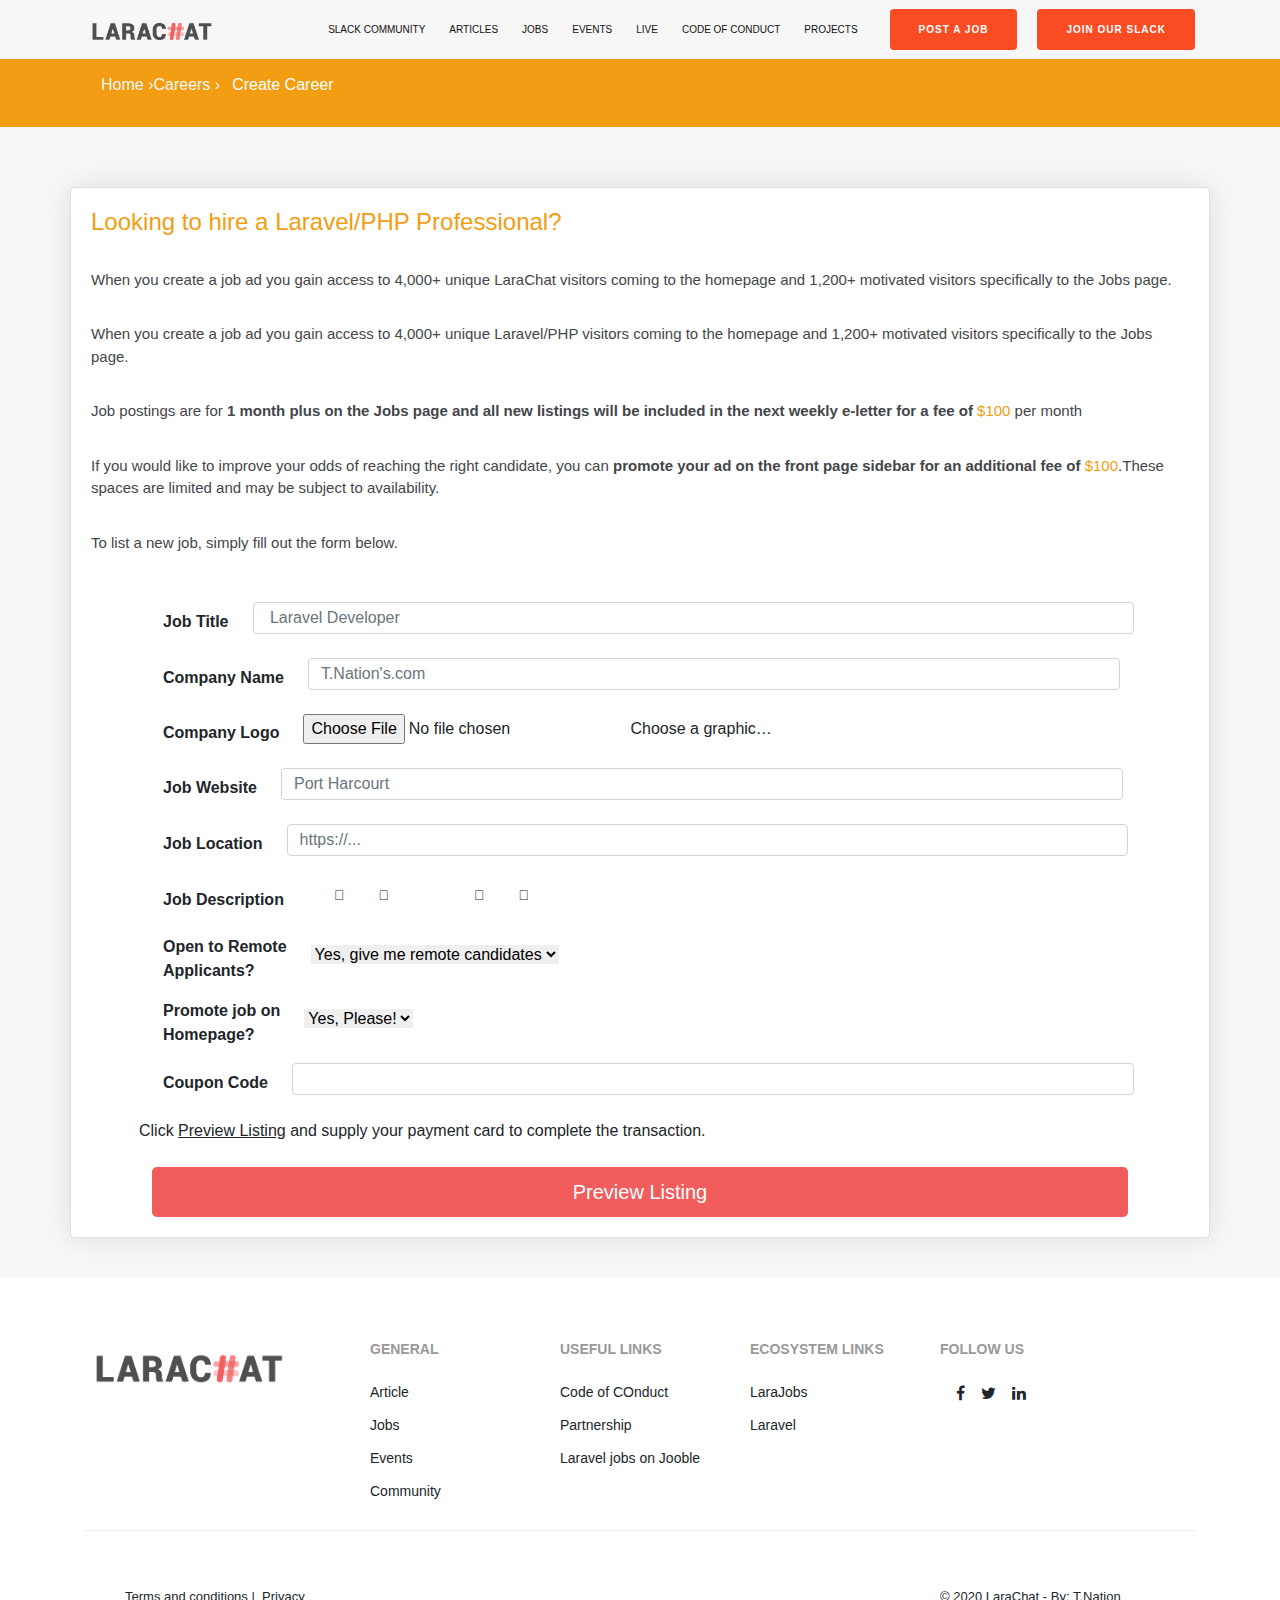
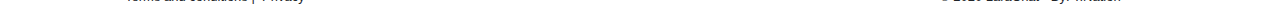
<file: create.html>
<!DOCTYPE html>
<html>
  <head>
    <meta http-equiv="X-UA-Compatible" content="ie=edge" />
    <meta name="viewport" content="width=device-width, initial-scale=1" />
    <title>LaraChat</title>
    <link rel="stylesheet" type="text/css" href="css/bootstrap.min.css" />
    <link rel="stylesheet" type="text/css" href="css/font-awesome.min.css" />
    <link rel="stylesheet" type="text/css" href="css/icon.css" />
    <link rel="stylesheet" type="text/css" href="css/main.css" />
  </head>
  <body>
    <div class="full-width-header">
      <header class="main-header">
        <nav class="navbar navbar-expand-lg navbar-light">
          <div class="container">
            <a class="navbar-brand" href="index.html"
              ><img
                src="./img/larachat.png"
                alt=""
                style="max-height: 1.75rem;"
            /></a>
            <button
              class="navbar-toggler"
              type="button"
              data-toggle="collapse"
              data-target="#navbarSupportedContent"
              aria-controls="navbarSupportedContent"
              aria-expanded="false"
              aria-label="Toggle navigation"
            >
              <span class="navbar-toggler-icon"></span>
            </button>

            <div class="collapse navbar-collapse" id="navbarSupportedContent">
              <ul class="navbar-nav ml-auto">
                <li class="nav-item">
                  <a class="nav-link" href="slack.html">Slack Community</a>
                </li>
                <li class="nav-item">
                  <a class="nav-link" href="article.html">Articles</a>
                </li>
                <li class="nav-item">
                  <a class="nav-link" href="job.html">Jobs</a>
                </li>
                <li class="nav-item">
                  <a class="nav-link" href="event.html">Events</a>
                </li>
                <li class="nav-item">
                  <a class="nav-link" href="live.html">LIve</a>
                </li>
                <li class="nav-item">
                  <a class="nav-link" href="code-of-conduct.html"
                    >Code of Conduct</a
                  >
                </li>
                <li class="nav-item">
                  <a class="nav-link" href="#">Projects</a>
                </li>
                <li class="nav-item quote-btn">
                  <a class="nav-link qbtn" href="create.html">Post a Job</a>
                </li>
                <li class="nav-item quote-btn">
                  <a class="nav-link qbtn" href="slack.html">Join Our Slack</a>
                </li>
              </ul>
            </div>
          </div>
        </nav>
      </header>
      <section class="bottom-header">
        <div class="container">
          <ul class="navbar">
            <li class="nav-item">
              <a href="index.html">Home &#8250; </a>
            </li>
            <li class="nav-item">
              <a href="index.html">Careers <span>&#8250;</span> </a>
            </li>
            <li class="nav-item active">Create Career</li>
          </ul>
        </div>
      </section>
    </div>

    <!-- main Section starts here  -->
    <section class="main">
      <section>
        <div class="padding-top grey-color">
          <div class="container inner-padding-top">
            <div class="row">
              <div class="card">
                <div class="card-body">
                  <h4 style="color: #f29d12;">
                    Looking to hire a Laravel/PHP Professional?
                  </h4>
                  <p class="card-text">
                    When you create a job ad you gain access to 4,000+ unique
                    LaraChat visitors coming to the homepage and 1,200+
                    motivated visitors specifically to the Jobs page.
                  </p>

                  <p class="card-text">
                    When you create a job ad you gain access to 4,000+ unique
                    Laravel/PHP visitors coming to the homepage and 1,200+
                    motivated visitors specifically to the Jobs page.
                  </p>

                  <p class="card-text">
                    Job postings are for
                    <strong>
                      1 month plus on the Jobs page and all new listings will be
                      included in the next weekly e-letter for a fee of
                    </strong>
                    <span style="color: #f29d12;">$100</span> per month
                  </p>

                  <p class="card-text">
                    If you would like to improve your odds of reaching the right
                    candidate, you can
                    <strong>
                      promote your ad on the front page sidebar for an
                      additional fee of </strong
                    ><span style="color: #f29d12;">$100</span>.These spaces are
                    limited and may be subject to availability.
                  </p>
                  <p class="card-text">
                    To list a new job, simply fill out the form below.
                  </p>

                  <form class="ml-5 mr-5 mt-5" action="#">
                    <div class="form-inline">
                      <label for="text"> <b> Job Title</b> </label>
                      <input
                        class="form-control"
                        style="height: 30%; width: 88%;"
                        type="text"
                        placeholder=" Laravel Developer"
                      />
                    </div>

                    <div class="form-inline">
                      <label for="text"> <b> Company Name</b> </label>
                      <input
                        class="form-control"
                        style="height: 30%; width: 81%;"
                        type="text"
                        placeholder="T.Nation's.com"
                      />
                    </div>

                    <div class="form-inline">
                      <label for="image" class="label">
                        <b> Company Logo</b>
                      </label>

                      <input
                        type="file"
                        name="image"
                        id="image"
                        class="file-input"
                      />
                      <span class="file-cta"
                        ><span class="file-label">Choose a graphic…</span></span
                      >
                    </div>

                    <div class="form-inline">
                      <label for="text"> <b> Job Website</b> </label>
                      <input
                        class="form-control"
                        style="height: 30%; width: 84%;"
                        type="text"
                        placeholder="Port Harcourt"
                      />
                    </div>

                    <div class="form-inline">
                      <label for="text "> <b> Job Location</b> </label>
                      <input
                        class="form-control"
                        style="height: 30%; width: 84%;"
                        type="text"
                        placeholder="https://..."
                      />
                    </div>

                    <div class="form-inline">
                      <label for="text"> <b> Job Description</b> </label>

                      <div
                        class="btn-group"
                        role="group"
                        aria-label="Vertical button group"
                      >
                        <button
                          type="button"
                          class="btn btn-blue btn-lg btn-md btn-sm"
                        >
                          <span class="fas fa-exchange-alt"></span>
                        </button>
                        <button
                          type="button"
                          class="btn btn-blue btn-lg btn-md btn-sm"
                        >
                          <span class="fas fa-folder"></span>
                        </button>
                        <button
                          type="button"
                          class="btn btn-blue btn-lg btn-md btn-sm"
                        >
                          <span class="fas fa-shield-alt"></span>
                        </button>
                        <button
                          type="button"
                          class="btn btn-blue btn-lg btn-md btn-sm"
                        >
                          <span class="fas fa-arrow-right"></span>
                        </button>
                        <button
                          type="button"
                          class="btn btn-blue btn-lg btn-md btn-sm"
                        >
                          <span class="fas fa-shield-alt"></span>
                        </button>
                        <button
                          type="button"
                          class="btn btn-blue btn-lg btn-md btn-sm"
                        >
                          <span class="fas fa-calendar-alt"></span>
                        </button>
                        <button
                          type="button"
                          class="btn btn-blue btn-lg btn-md btn-sm"
                        >
                          <span class="fas fa-microphone-alt"></span>
                        </button>
                        <button
                          type="button"
                          class="btn btn-blue btn-lg btn-md btn-sm"
                        >
                          <span class="fas fa-volume-mute"></span>
                        </button>
                        <button
                          type="button"
                          class="btn btn-blue btn-lg btn-md btn-sm"
                        >
                          <span class="fas fa-image"></span>
                        </button>
                        <button
                          type="button"
                          class="btn btn-blue btn-lg btn-md btn-sm"
                        >
                          <span class="fas fa-sliders-h"></span>
                        </button>
                        <button
                          type="button"
                          class="btn btn-blue btn-lg btn-md btn-sm"
                        >
                          <span class="fas fa-compress"></span>
                        </button>
                      </div>
                    </div>
                    <div class="form-inline">
                      <label for="website" class="label">
                        <b>
                          Open to Remote <br />
                          Applicants?
                        </b>
                      </label>

                      <div class="select">
                        <select name="is_remote"
                          ><option value="1"
                            >Yes, give me remote candidates</option
                          >
                          <option value="0"
                            >No, local candidates only</option
                          ></select
                        >
                      </div>
                    </div>
                    <div class="form-inline">
                      <label for="website" class="label">
                        <b>
                          Promote job on <br />
                          Homepage?
                        </b>
                      </label>

                      <div class="select">
                        <select name="is_remote"
                          ><option value="1">Yes, Please!</option>
                          <option value="0">No, Thanks!</option></select
                        >
                      </div>
                    </div>

                    <div class="form-inline">
                      <label for="text"> <b> Coupon Code</b> </label>
                      <input
                        class="form-control"
                        style="height: 30%; width: 84%;"
                        type="text"
                      />
                    </div>

                    <p>
                      Click <u>Preview Listing</u> and supply your payment card
                      to complete the transaction.
                    </p>
                    <div class="field">
                      <div class="control text-center mt-4">
                        <button
                          class="button btn2"
                          type="submit"
                          style="padding: 10px 42%; font-size: 20px;"
                        >
                          <a href=""> Preview Listing</a>
                        </button>
                      </div>
                    </div>
                  </form>
                </div>
              </div>
            </div>
          </div>
        </div>
      </section>
    </section>

    <!-- footer section -->
    <footer class="footer white-background pt-5">
      <div class="container footer-section">
        <div class="row">
          <div class="col-md-3">
            <h2 class="footer-header mb-4 pr-5">
              <a class="navbar-brand mr-auto" href="index.html">
                <img class="img-fluid" src="./img/larachat.png" alt="" />
              </a>
            </h2>
          </div>
          <div class="col-md-2">
            <h5 class="footer-header mb-4">General</h5>
            <ul class="footer-link list-unstyled">
              <li><a href="article.html">Article</a></li>
              <li><a href="#">Jobs</a></li>
              <li><a href="#">Events</a></li>
              <li><a href="#">Community</a></li>
            </ul>
          </div>
          <div class="col-md-2">
            <h5 class="footer-header mb-4">Useful Links</h5>
            <ul class="footer-link list-unstyled">
              <li><a href="#">Code of COnduct</a></li>
              <li><a href="#">Partnership</a></li>
              <li><a href="#">Laravel jobs on Jooble</a></li>
            </ul>
          </div>
          <div class="col-md-2">
            <h5 class="footer-header mb-4">Ecosystem Links</h5>
            <ul class="footer-link list-unstyled">
              <li><a href="#">LaraJobs</a></li>
              <li><a href="#">Laravel</a></li>
            </ul>
          </div>
          <div class="col-md-3">
            <h5 class="footer-header mb-4">Follow us</h5>
            <ul class="social d-flex list-unstyled">
              <li><a href="#" class="fa fa-facebook"></a></li>
              <li><a href="#" class="fa fa-twitter"></a></li>
              <li><a href="#" class="fa fa-linkedin"></a></li>
            </ul>
          </div>
        </div>
        <div class="footer-bottom">
          <div class="row pt-5 mt-2">
            <div class="col-md-9">
              <ul>
                <a href="#">Terms and conditions</a>
                |&nbsp;
                <a href="#">Privacy</a>
              </ul>
            </div>
            <div class="col-md-3">
              <div id="copy">
                © 2020 LaraChat - <a href="#">By: T.Nation</a>
              </div>
            </div>
          </div>
        </div>
      </div>
    </footer>

    <script type="text/javascript" src="js/jquery.min.js"></script>
    <script type="text/javascript" src="js/bootstrap.min.js"></script>
    <script type="text/javascript" src="js/app.js"></script>
  </body>
</html>
</file>
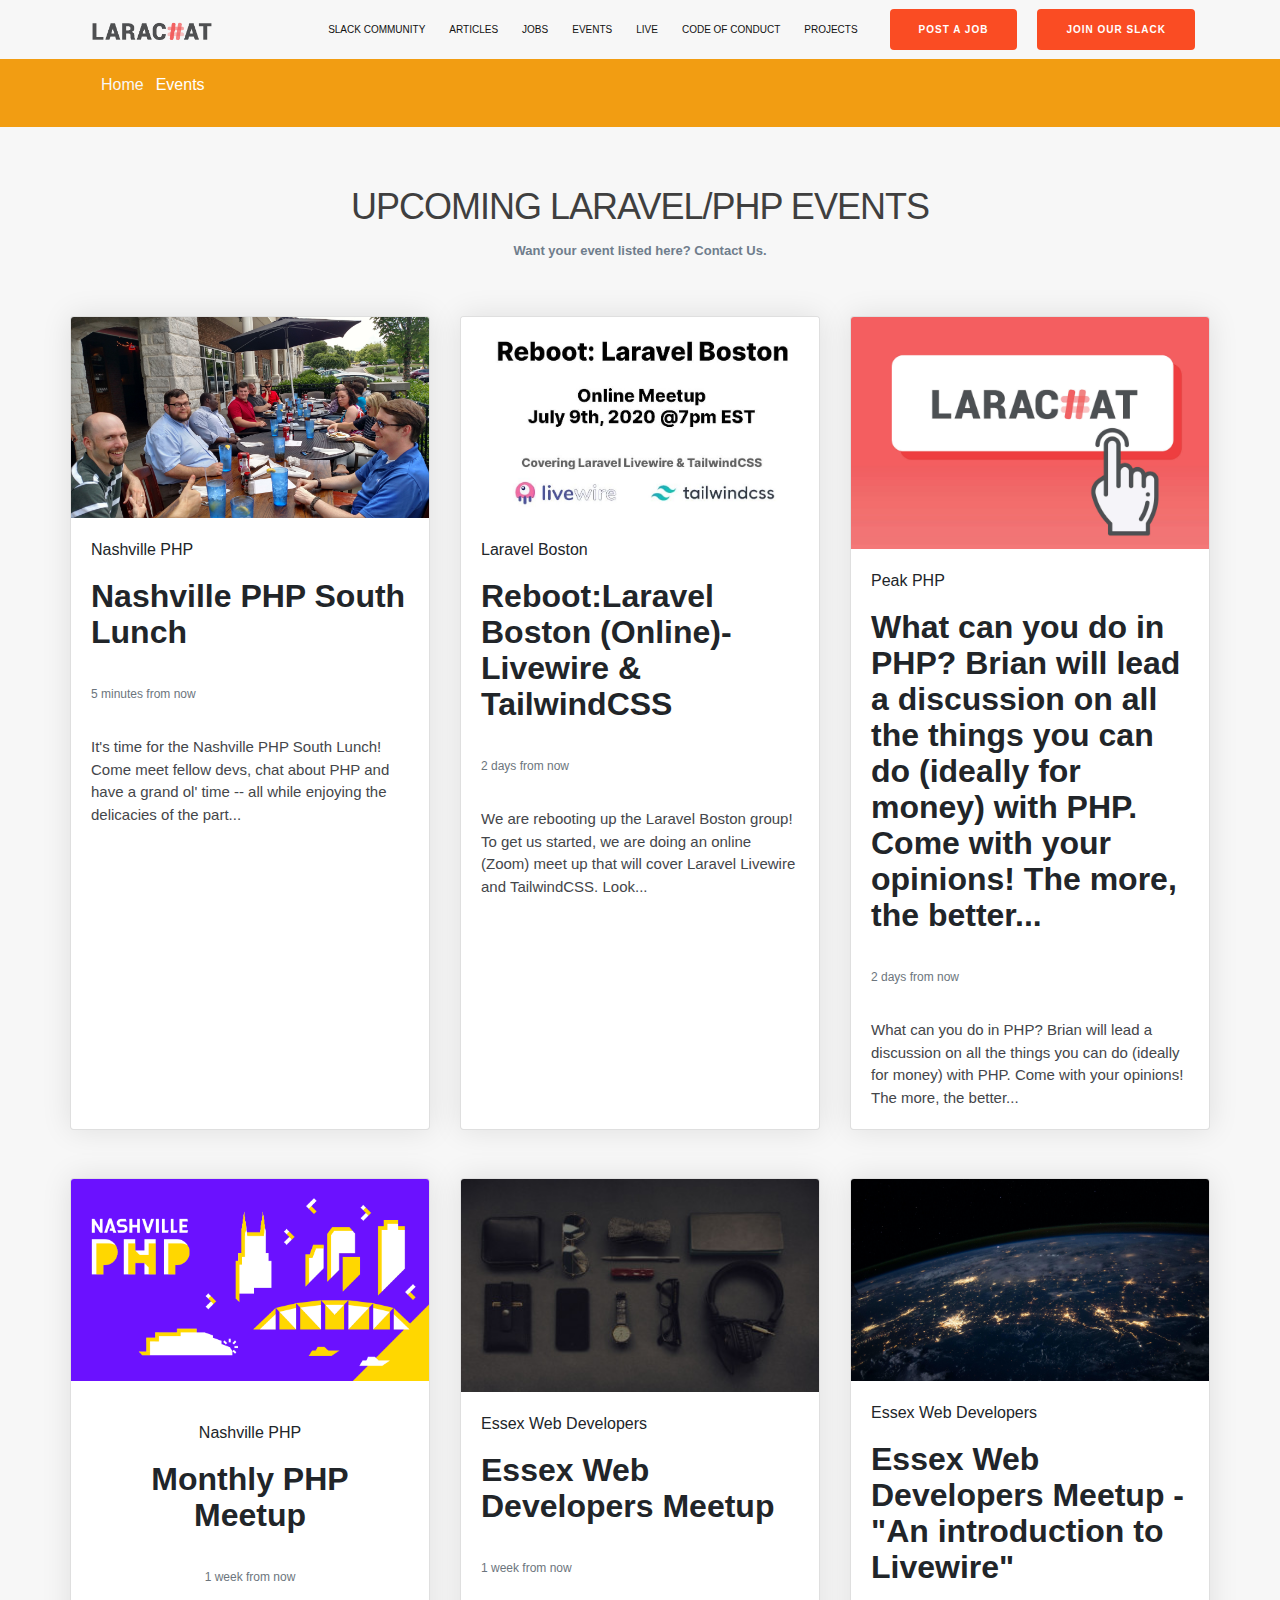
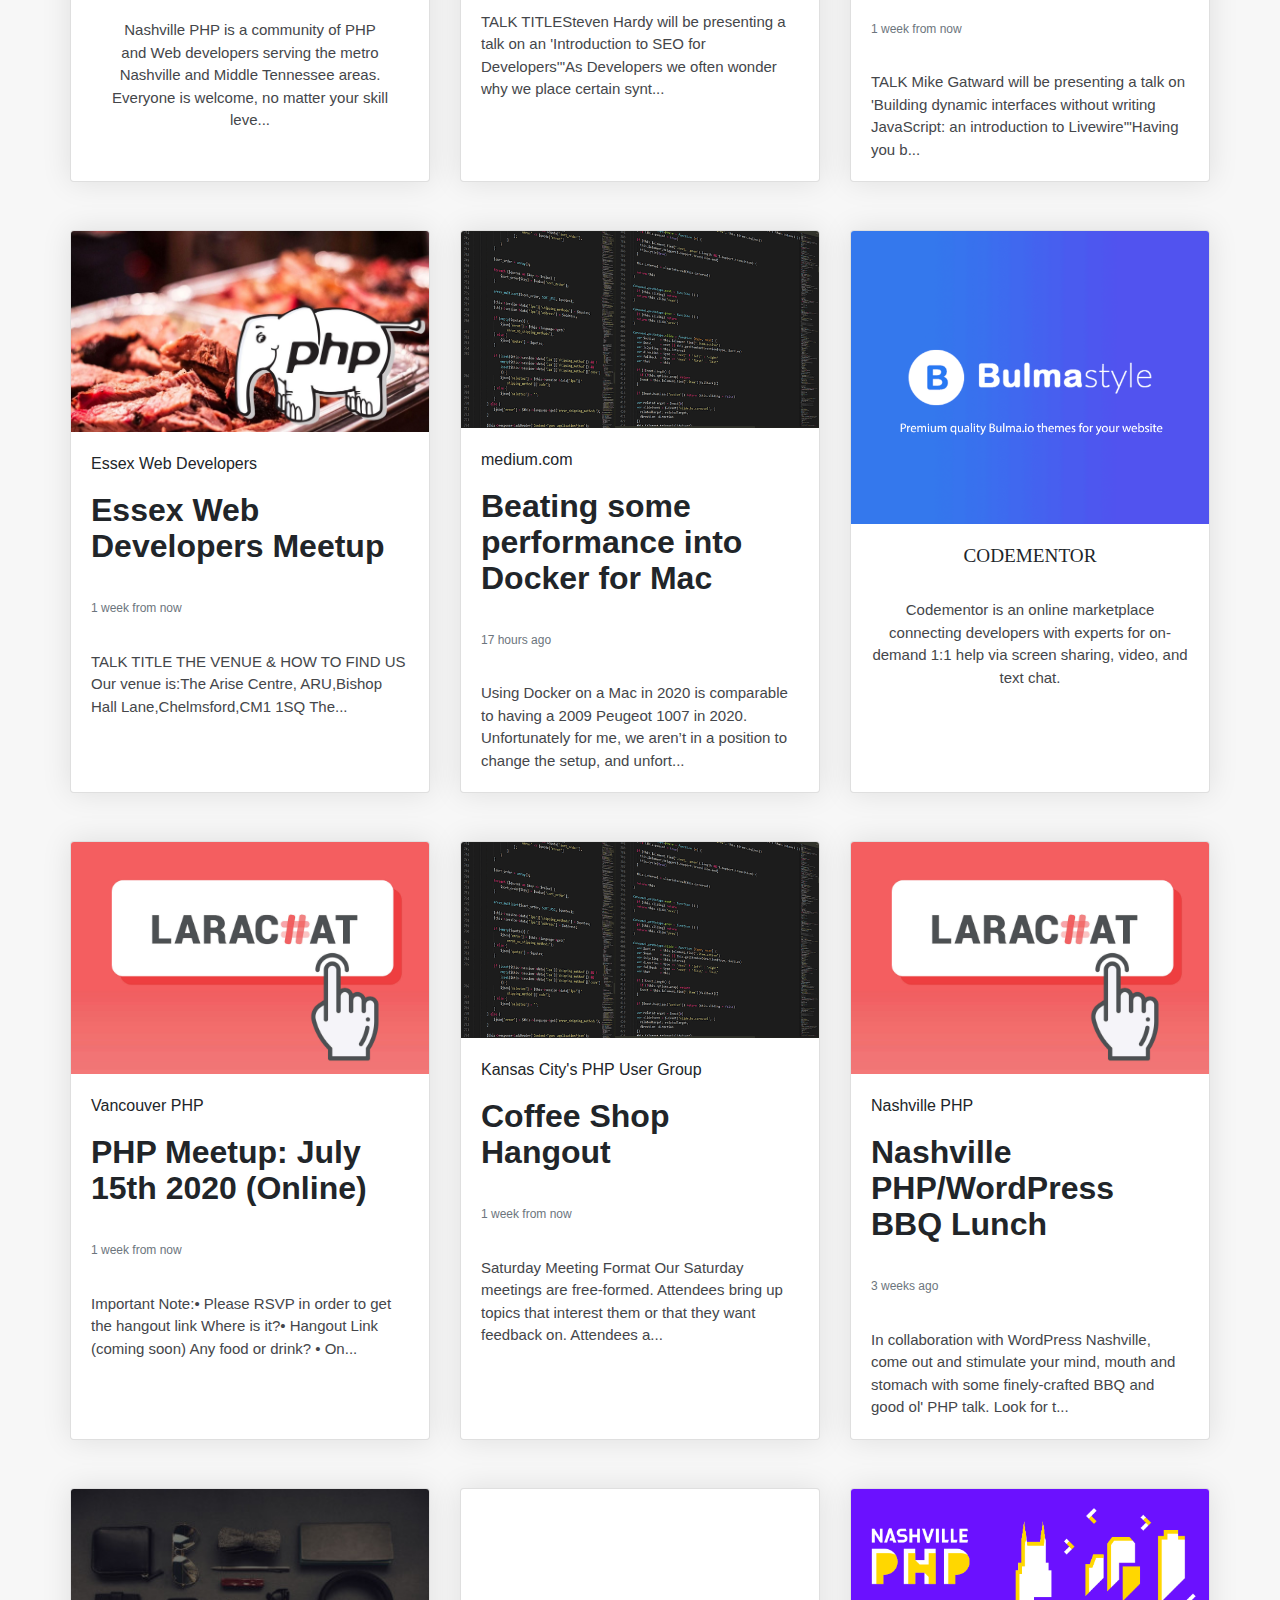
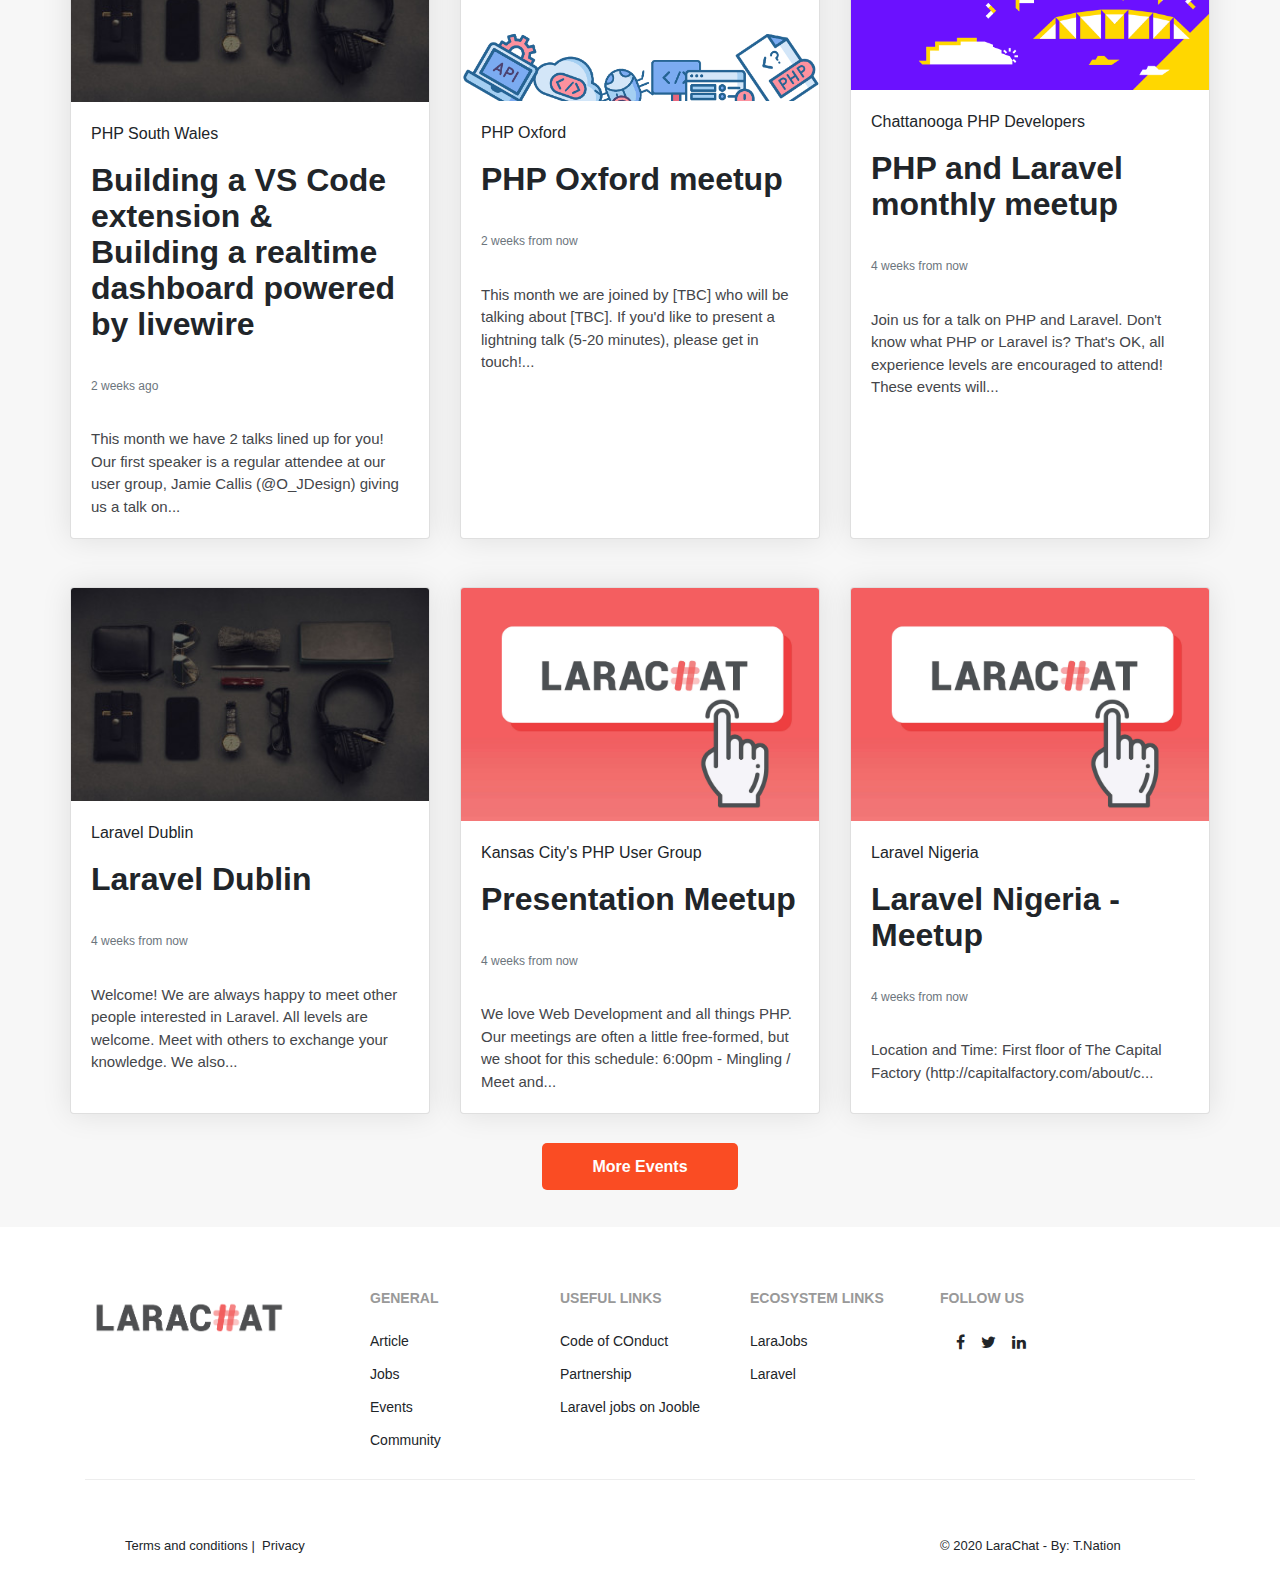
<file: event.html>
<!DOCTYPE html>
<html>
  <head>
    <meta http-equiv="X-UA-Compatible" content="ie=edge" />
    <meta name="viewport" content="width=device-width, initial-scale=1" />
    <title>LaraChat</title>
    <link rel="stylesheet" type="text/css" href="css/bootstrap.min.css" />
    <link rel="stylesheet" type="text/css" href="css/font-awesome.min.css" />
    <link rel="stylesheet" type="text/css" href="css/icon.css" />
    <link rel="stylesheet" type="text/css" href="css/main.css" />
  </head>
  <body>
    <div class="full-width-header">
      <header class="main-header">
        <nav class="navbar navbar-expand-lg navbar-light">
          <div class="container">
            <a class="navbar-brand" href="index.html"
              ><img
                src="./img/larachat.png"
                alt=""
                style="max-height: 1.75rem;"
            /></a>
            <button
              class="navbar-toggler"
              type="button"
              data-toggle="collapse"
              data-target="#navbarSupportedContent"
              aria-controls="navbarSupportedContent"
              aria-expanded="false"
              aria-label="Toggle navigation"
            >
              <span class="navbar-toggler-icon"></span>
            </button>

            <div class="collapse navbar-collapse" id="navbarSupportedContent">
              <ul class="navbar-nav ml-auto">
                <li class="nav-item">
                  <a class="nav-link" href="slack.html">Slack Community</a>
                </li>
                <li class="nav-item">
                  <a class="nav-link" href="article.html">Articles</a>
                </li>
                <li class="nav-item">
                  <a class="nav-link" href="job.html">Jobs</a>
                </li>
                <li class="nav-item">
                  <a class="nav-link" href="event.html">Events</a>
                </li>
                <li class="nav-item">
                  <a class="nav-link" href="live.html">LIve</a>
                </li>
                <li class="nav-item">
                  <a class="nav-link" href="code-of-conduct.html"
                    >Code of Conduct</a
                  >
                </li>
                <li class="nav-item">
                  <a class="nav-link" href="#">Projects</a>
                </li>
                <li class="nav-item quote-btn">
                  <a class="nav-link qbtn" href="create.html">Post a Job</a>
                </li>
                <li class="nav-item quote-btn">
                  <a class="nav-link qbtn" href="slack.html">Join Our Slack</a>
                </li>
              </ul>
            </div>
          </div>
        </nav>
      </header>
      <section class="bottom-header">
        <div class="container">
          <ul class="navbar">
            <li class="nav-item"><a href="index.html">Home</a></li>
            <li class="nav-item active">Events</li>
          </ul>
        </div>
      </section>
    </div>
    <!-- banner Section -->

    <!-- main Section starts here  -->
    <section class="main">
      <section>
        <div class="padding-top grey-color">
          <div class="container inner-padding-top">
            <div class="row">
              <div class="col-md-12 col-sm-12-col-xs-12 text-center">
                <h1 class="lead-title text-uppercase">
                  Upcoming Laravel/PHP Events
                </h1>
                <h2 class="article-subtitle mt-2">
                  <a
                    href="#"
                    class="text-center"
                    style="color: #6f7d8c; font-size: 13px; font-weight: bold;"
                  >
                    Want your event listed here? Contact Us.
                  </a>
                </h2>
              </div>
            </div>
            <!-- first card -->
            <div class="row mt-5">
              <div class="card-deck">
                <div class="card">
                  <img
                    class="card-img-top"
                    src="./img/event1.jpeg"
                    alt="Card image cap"
                  />
                  <div class="card-body">
                    <p class="subtitle is-6">Nashville PHP</p>

                    <a class="title is-size-4-mobile" href="nashvilli-php.html">
                      Nashville PHP South Lunch
                    </a>
                    <p class="card-text">
                      <small class="text-muted"
                        ><time datetime="2020-07-05"
                          >5 minutes from now</time
                        ></small
                      >
                    </p>
                    <p class="card-text">
                      It's time for the Nashville PHP South Lunch! Come meet
                      fellow devs, chat about PHP and have a grand ol' time --
                      all while enjoying the delicacies of the part...
                    </p>
                  </div>
                </div>
                <div class="card">
                  <img
                    class="card-img-top"
                    src="./img/event2.jpeg"
                    alt="Card image cap"
                  />
                  <div class="card-body">
                    <p class="subtitle is-6">Laravel Boston</p>

                    <a class="title is-size-4-mobile" href="#">
                      Reboot:Laravel Boston (Online)-Livewire & TailwindCSS
                    </a>
                    <p class="card-text">
                      <small class="text-muted">
                        <time datetime="2020-07-05"> 2 days from now</time>
                      </small>
                    </p>
                    <p class="card-text">
                      We are rebooting up the Laravel Boston group! To get us
                      started, we are doing an online (Zoom) meet up that will
                      cover Laravel Livewire and TailwindCSS. Look...
                    </p>
                  </div>
                </div>
                <div class="card">
                  <img
                    class="card-img-top"
                    src="./img/larachat-share-A.jpg"
                    alt="Card image cap"
                  />
                  <div class="card-body">
                    <p class="subtitle is-6">Peak PHP</p>

                    <a class="title is-size-4-mobile" href="#">
                      What can you do in PHP? Brian will lead a discussion on
                      all the things you can do (ideally for money) with PHP.
                      Come with your opinions! The more, the better...
                    </a>
                    <p class="card-text">
                      <small class="text-muted">
                        <time datetime="2020-07-05">2 days from now</time>
                      </small>
                    </p>
                    <p class="card-text">
                      What can you do in PHP? Brian will lead a discussion on
                      all the things you can do (ideally for money) with PHP.
                      Come with your opinions! The more, the better...
                    </p>
                  </div>
                </div>
              </div>
            </div>

            <!-- second card -->

            <div class="row mt-5">
              <div class="card-deck">
                <div class="card text-center">
                  <img
                    class="card-img-top"
                    src="./img/event6.png"
                    alt="Card image cap"
                  />
                  <div class="card-body">
                    <div class="card-body">
                      <p class="subtitle is-6">Nashville PHP</p>

                      <a class="title is-size-4-mobile" href="#">
                        Monthly PHP Meetup
                      </a>
                      <p class="card-text">
                        <small class="text-muted">
                          <time datetime="2020-07-05">1 week from now</time>
                        </small>
                      </p>
                      <p class="card-text">
                        Nashville PHP is a community of PHP and Web developers
                        serving the metro Nashville and Middle Tennessee areas.
                        Everyone is welcome, no matter your skill leve...
                      </p>
                    </div>
                  </div>
                </div>
                <div class="card">
                  <img
                    class="card-img-top"
                    src="./img/startkit.jpg"
                    alt="Card image cap"
                  />
                  <div class="card-body">
                    <p class="subtitle is-6">Essex Web Developers</p>

                    <a class="title is-size-4-mobile" href="#">
                      Essex Web Developers Meetup
                    </a>
                    <p class="card-text">
                      <small class="text-muted">
                        <time datetime="2020-07-05">1 week from now</time>
                      </small>
                    </p>
                    <p class="card-text">
                      TALK TITLESteven Hardy will be presenting a talk on an
                      'Introduction to SEO for Developers'"As Developers we
                      often wonder why we place certain synt...
                    </p>
                  </div>
                </div>

                <div class="card">
                  <img
                    class="card-img-top"
                    src="./img/event4.jpeg"
                    alt="Card image cap"
                  />
                  <div class="card-body">
                    <p class="subtitle is-6">Essex Web Developers</p>

                    <a class="title is-size-4-mobile" href="#">
                      Essex Web Developers Meetup - "An introduction to
                      Livewire"
                    </a>
                    <p class="card-text">
                      <small class="text-muted">
                        <time datetime="2020-07-05">1 week from now</time>
                      </small>
                    </p>
                    <p class="card-text">
                      TALK Mike Gatward will be presenting a talk on 'Building
                      dynamic interfaces without writing JavaScript: an
                      introduction to Livewire'"Having you b...
                    </p>
                  </div>
                </div>
              </div>
            </div>
            <!-- third card -->
            <div class="row mt-5">
              <div class="card-deck">
                <div class="card">
                  <img
                    class="card-img-top"
                    src="./img/event7.jpeg"
                    alt="Card image cap"
                  />
                  <div class="card-body">
                    <p class="subtitle is-6">Essex Web Developers</p>

                    <a class="title is-size-4-mobile" href="#">
                      Essex Web Developers Meetup
                    </a>
                    <p class="card-text">
                      <small class="text-muted">
                        <time datetime="2020-07-05">1 week from now</time>
                      </small>
                    </p>
                    <p class="card-text">
                      TALK TITLE THE VENUE & HOW TO FIND US Our venue is:The
                      Arise Centre, ARU,Bishop Hall Lane,Chelmsford,CM1 1SQ
                      The...
                    </p>
                  </div>
                </div>

                <div class="card">
                  <img
                    class="card-img-top"
                    src="./img/img-code.png"
                    alt="Card image cap"
                  />
                  <div class="card-body">
                    <p class="subtitle is-6">medium.com</p>

                    <a class="title is-size-4-mobile" href="#">
                      Beating some performance into Docker for Mac
                    </a>
                    <p class="card-text">
                      <small class="text-muted">
                        <time datetime="2020-07-05">17 hours ago</time>
                      </small>
                    </p>
                    <p class="card-text">
                      Using Docker on a Mac in 2020 is comparable to having a
                      2009 Peugeot 1007 in 2020. Unfortunately for me, we aren’t
                      in a position to change the setup, and unfort...
                    </p>
                  </div>
                </div>
                <div class="card text-center">
                  <img
                    class="card-img-top"
                    src="./img/bulmastyle.png"
                    alt="Card image cap"
                  />
                  <div class="card-body">
                    <h3 class="card-title text-uppercase">
                      <a href="#" target="_blank">
                        Codementor
                      </a>
                    </h3>
                    <p class="card-text">
                      Codementor is an online marketplace connecting developers
                      with experts for on- demand 1:1 help via screen sharing,
                      video, and text chat.
                    </p>
                  </div>
                </div>
              </div>
            </div>
            <!-- forth card -->
            <div class="row mt-5">
              <div class="card-deck">
                <div class="card">
                  <img
                    class="card-img-top"
                    src="./img/larachat-share-A.jpg"
                    alt="Card image cap"
                  />
                  <div class="card-body">
                    <p class="subtitle is-6">Vancouver PHP</p>

                    <a class="title is-size-4-mobile" href="#">
                      PHP Meetup: July 15th 2020 (Online)
                    </a>

                    <p class="card-text">
                      <small class="text-muted">
                        <time datetime="2020-07-05"
                          >1 week from now</time
                        ></small
                      >
                    </p>
                    <p class="card-text">
                      Important Note:• Please RSVP in order to get the hangout
                      link Where is it?• Hangout Link (coming soon) Any food or
                      drink? • On...
                    </p>
                  </div>
                </div>
                <div class="card">
                  <img
                    class="card-img-top"
                    src="./img/img-code.png"
                    alt="Card image cap"
                  />
                  <div class="card-body">
                    <p class="subtitle is-6">Kansas City's PHP User Group</p>

                    <a class="title is-size-4-mobile" href="#">
                      Coffee Shop Hangout
                    </a>
                    <p class="card-text">
                      <small class="text-muted">
                        <time datetime="2020-07-05"
                          >1 week from now</time
                        ></small
                      >
                    </p>
                    <p class="card-text">
                      Saturday Meeting Format Our Saturday meetings are
                      free-formed. Attendees bring up topics that interest them
                      or that they want feedback on. Attendees a...
                    </p>
                  </div>
                </div>
                <div class="card">
                  <img
                    class="card-img-top"
                    src="./img/larachat-share-A.jpg"
                    alt="Card image cap"
                  />
                  <div class="card-body">
                    <p class="subtitle is-6">Nashville PHP</p>

                    <a class="title is-size-4-mobile" href="#">
                      Nashville PHP/WordPress BBQ Lunch
                    </a>
                    <p class="card-text">
                      <small class="text-muted">
                        <time datetime="2020-07-05">3 weeks ago</time></small
                      >
                    </p>
                    <p class="card-text">
                      In collaboration with WordPress Nashville, come out and
                      stimulate your mind, mouth and stomach with some
                      finely-crafted BBQ and good ol' PHP talk. Look for t...
                    </p>
                  </div>
                </div>
              </div>
            </div>
            <!-- fifth card -->
            <div class="row mt-5">
              <div class="card-deck">
                <div class="card">
                  <img
                    class="card-img-top"
                    src="./img/startkit.jpg"
                    alt="Card image cap"
                  />
                  <div class="card-body">
                    <p class="subtitle is-6">PHP South Wales</p>

                    <a class="title is-size-4-mobile" href="#">
                      Building a VS Code extension &amp; Building a realtime
                      dashboard powered by livewire
                    </a>
                    <p class="card-text">
                      <small class="text-muted">2 weeks ago</small>
                    </p>
                    <p class="card-text">
                      This month we have 2 talks lined up for you! Our first
                      speaker is a regular attendee at our user group, Jamie
                      Callis (@O_JDesign) giving us a talk on...
                    </p>
                  </div>
                </div>
                <div class="card">
                  <img
                    class="card-img-top"
                    src="./img/hero-bg.png"
                    alt="Card image cap"
                  />
                  <div class="card-body">
                    <p class="subtitle is-6">PHP Oxford</p>

                    <a class="title is-size-4-mobile" href="#">
                      PHP Oxford meetup
                    </a>
                    <p class="card-text">
                      <small class="text-muted">2 weeks from now</small>
                    </p>
                    <p class="card-text">
                      This month we are joined by [TBC] who will be talking
                      about [TBC]. If you'd like to present a lightning talk
                      (5-20 minutes), please get in touch!...
                    </p>
                  </div>
                </div>
                <div class="card">
                  <img
                    class="card-img-top"
                    src="./img/event6.png"
                    alt="Card image cap"
                  />
                  <div class="card-body">
                    <p class="subtitle is-6">Chattanooga PHP Developers</p>

                    <a class="title is-size-4-mobile" href="#">
                      PHP and Laravel monthly meetup
                    </a>
                    <p class="card-text">
                      <small class="text-muted">4 weeks from now</small>
                    </p>
                    <p class="card-text">
                      Join us for a talk on PHP and Laravel. Don't know what PHP
                      or Laravel is? That's OK, all experience levels are
                      encouraged to attend! These events will...
                    </p>
                  </div>
                </div>
              </div>
            </div>
            <!-- sixth card -->
            <div class="row mt-5">
              <div class="card-deck">
                <div class="card">
                  <img
                    class="card-img-top"
                    src="./img/startkit.jpg"
                    alt="Card image cap"
                  />
                  <div class="card-body">
                    <p class="subtitle is-6">Laravel Dublin</p>

                    <a class="title is-size-4-mobile" href="#">
                      Laravel Dublin
                    </a>
                    <p class="card-text">
                      <small class="text-muted">4 weeks from now</small>
                    </p>
                    <p class="card-text">
                      Welcome! We are always happy to meet other people
                      interested in Laravel. All levels are welcome. Meet with
                      others to exchange your knowledge. We also...
                    </p>
                  </div>
                </div>
                <div class="card">
                  <img
                    class="card-img-top"
                    src="./img/larachat-share-A.jpg"
                    alt="Card image cap"
                  />
                  <div class="card-body">
                    <p class="subtitle is-6">Kansas City's PHP User Group</p>

                    <a class="title is-size-4-mobile" href="#">
                      Presentation Meetup
                    </a>
                    <p class="card-text">
                      <small class="text-muted">4 weeks from now</small>
                    </p>
                    <p class="card-text">
                      We love Web Development and all things PHP. Our meetings
                      are often a little free-formed, but we shoot for this
                      schedule: 6:00pm - Mingling / Meet and...
                    </p>
                  </div>
                </div>
                <div class="card">
                  <img
                    class="card-img-top"
                    src="./img/larachat-share-A.jpg"
                    alt="Card image cap"
                  />
                  <div class="card-body">
                    <p class="subtitle is-6">Laravel Nigeria</p>

                    <a class="title is-size-4-mobile" href="#">
                      Laravel Nigeria - Meetup
                    </a>
                    <p class="card-text">
                      <small class="text-muted">4 weeks from now</small>
                    </p>
                    <p class="card-text">
                      Location and Time: First floor of The Capital Factory
                      (http://capitalfactory.com/about/c...
                    </p>
                  </div>
                </div>
              </div>
            </div>
          </div>
        </div>
        <div class="col-md-12 col-sm-12-col-xs-12 text-center mb-5">
          <p>
            <a href="#" class="theme-btn btn-style-one">More Events</a>
          </p>
        </div>
      </section>
    </section>
    <!-- footer section -->
    <footer class="footer white-background pt-5">
      <div class="container footer-section">
        <div class="row">
          <div class="col-md-3">
            <h2 class="footer-header mb-4 pr-5">
              <a class="navbar-brand mr-auto" href="index.html">
                <img class="img-fluid" src="./img/larachat.png" alt="" />
              </a>
            </h2>
          </div>
          <div class="col-md-2">
            <h5 class="footer-header mb-4">General</h5>
            <ul class="footer-link list-unstyled">
              <li><a href="article.html">Article</a></li>
              <li><a href="#">Jobs</a></li>
              <li><a href="#">Events</a></li>
              <li><a href="#">Community</a></li>
            </ul>
          </div>
          <div class="col-md-2">
            <h5 class="footer-header mb-4">Useful Links</h5>
            <ul class="footer-link list-unstyled">
              <li><a href="#">Code of COnduct</a></li>
              <li><a href="#">Partnership</a></li>
              <li><a href="#">Laravel jobs on Jooble</a></li>
            </ul>
          </div>
          <div class="col-md-2">
            <h5 class="footer-header mb-4">Ecosystem Links</h5>
            <ul class="footer-link list-unstyled">
              <li><a href="#">LaraJobs</a></li>
              <li><a href="#">Laravel</a></li>
            </ul>
          </div>
          <div class="col-md-3">
            <h5 class="footer-header mb-4">Follow us</h5>
            <ul class="social d-flex list-unstyled">
              <li><a href="#" class="fa fa-facebook"></a></li>
              <li><a href="#" class="fa fa-twitter"></a></li>
              <li><a href="#" class="fa fa-linkedin"></a></li>
            </ul>
          </div>
        </div>
        <div class="footer-bottom">
          <div class="row pt-5 mt-2">
            <div class="col-md-9">
              <ul>
                <a href="#">Terms and conditions</a>
                |&nbsp;
                <a href="#">Privacy</a>
              </ul>
            </div>
            <div class="col-md-3">
              <div id="copy">
                © 2020 LaraChat - <a href="#">By: T.Nation</a>
              </div>
            </div>
          </div>
        </div>
      </div>
    </footer>

    <script type="text/javascript" src="js/jquery.min.js"></script>
    <script type="text/javascript" src="js/bootstrap.min.js"></script>
    <script type="text/javascript" src="js/app.js"></script>
  </body>
</html>
</file>
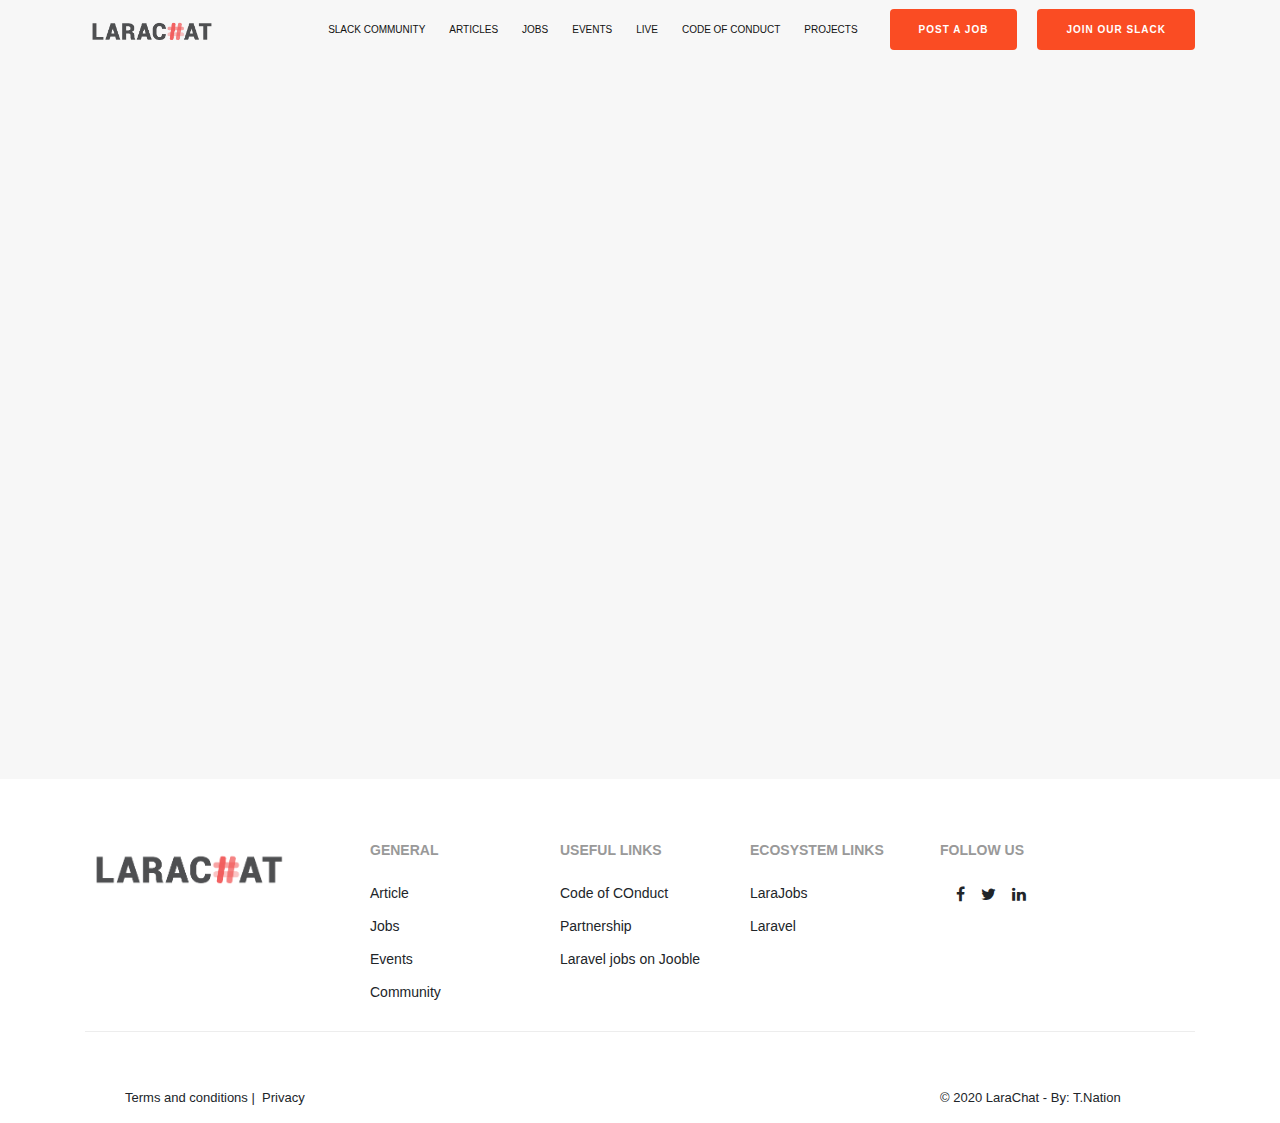
<file: live.html>
<!DOCTYPE html>
<html>
  <head>
    <meta http-equiv="X-UA-Compatible" content="ie=edge" />
    <meta name="viewport" content="width=device-width, initial-scale=1" />
    <title>LaraChat</title>
    <link rel="stylesheet" type="text/css" href="css/bootstrap.min.css" />
    <link rel="stylesheet" type="text/css" href="css/font-awesome.min.css" />
    <link rel="stylesheet" type="text/css" href="css/icon.css" />
    <link rel="stylesheet" type="text/css" href="css/main.css" />
  </head>
  <body>
    <div class="full-width-header">
      <header class="main-header">
        <nav class="navbar navbar-expand-lg navbar-light">
          <div class="container">
            <a class="navbar-brand" href="index.html"
              ><img
                src="./img/larachat.png"
                alt=""
                style="max-height: 1.75rem;"
            /></a>
            <button
              class="navbar-toggler"
              type="button"
              data-toggle="collapse"
              data-target="#navbarSupportedContent"
              aria-controls="navbarSupportedContent"
              aria-expanded="false"
              aria-label="Toggle navigation"
            >
              <span class="navbar-toggler-icon"></span>
            </button>

            <div class="collapse navbar-collapse" id="navbarSupportedContent">
              <ul class="navbar-nav ml-auto">
                <li class="nav-item">
                  <a class="nav-link" href="slack.html">Slack Community</a>
                </li>
                <li class="nav-item">
                  <a class="nav-link" href="article.html">Articles</a>
                </li>
                <li class="nav-item">
                  <a class="nav-link" href="job.html">Jobs</a>
                </li>
                <li class="nav-item">
                  <a class="nav-link" href="event.html">Events</a>
                </li>
                <li class="nav-item">
                  <a class="nav-link" href="live.html">LIve</a>
                </li>
                <li class="nav-item">
                  <a class="nav-link" href="code-of-conduct.html"
                    >Code of Conduct</a
                  >
                </li>
                <li class="nav-item">
                  <a class="nav-link" href="#">Projects</a>
                </li>
                <li class="nav-item quote-btn">
                  <a class="nav-link qbtn" href="create.html">Post a Job</a>
                </li>
                <li class="nav-item quote-btn">
                  <a class="nav-link qbtn" href="slack.html">Join Our Slack</a>
                </li>
              </ul>
            </div>
          </div>
        </nav>
      </header>
    </div>

    <!-- main Section starts here  -->
    <section class="main">
      <div class="container-fluid">
        <div class="row">
          <div class="embed-responsive embed-responsive-16by9">
            <iframe
              class="embed-responsive-item"
              src=" https://www.youtube.com/watch?v=esNAIh1NNYE"
              allowfullscreen
            ></iframe>
          </div>
        </div>
      </div>
    </section>
    <!-- footer section -->
    <footer class="footer white-background pt-5">
      <div class="container footer-section">
        <div class="row">
          <div class="col-md-3">
            <h2 class="footer-header mb-4 pr-5">
              <a class="navbar-brand mr-auto" href="index.html">
                <img class="img-fluid" src="./img/larachat.png" alt="" />
              </a>
            </h2>
          </div>
          <div class="col-md-2">
            <h5 class="footer-header mb-4">General</h5>
            <ul class="footer-link list-unstyled">
              <li><a href="article.html">Article</a></li>
              <li><a href="#">Jobs</a></li>
              <li><a href="#">Events</a></li>
              <li><a href="#">Community</a></li>
            </ul>
          </div>
          <div class="col-md-2">
            <h5 class="footer-header mb-4">Useful Links</h5>
            <ul class="footer-link list-unstyled">
              <li><a href="#">Code of COnduct</a></li>
              <li><a href="#">Partnership</a></li>
              <li><a href="#">Laravel jobs on Jooble</a></li>
            </ul>
          </div>
          <div class="col-md-2">
            <h5 class="footer-header mb-4">Ecosystem Links</h5>
            <ul class="footer-link list-unstyled">
              <li><a href="#">LaraJobs</a></li>
              <li><a href="#">Laravel</a></li>
            </ul>
          </div>
          <div class="col-md-3">
            <h5 class="footer-header mb-4">Follow us</h5>
            <ul class="social d-flex list-unstyled">
              <li><a href="#" class="fa fa-facebook"></a></li>
              <li><a href="#" class="fa fa-twitter"></a></li>
              <li><a href="#" class="fa fa-linkedin"></a></li>
            </ul>
          </div>
        </div>
        <div class="footer-bottom">
          <div class="row pt-5 mt-2">
            <div class="col-md-9">
              <ul>
                <a href="#">Terms and conditions</a>
                |&nbsp;
                <a href="#">Privacy</a>
              </ul>
            </div>
            <div class="col-md-3">
              <div id="copy">
                © 2020 LaraChat - <a href="#">By: T.Nation</a>
              </div>
            </div>
          </div>
        </div>
      </div>
    </footer>

    <script type="text/javascript" src="js/jquery.min.js"></script>
    <script type="text/javascript" src="js/bootstrap.min.js"></script>
    <script type="text/javascript" src="js/app.js"></script>
  </body>
</html>
</file>
<file: css/icon.css>
@font-face {
    font-family: 'industry-guide-icons';
	src:url('../fonts/Linearicons-Free54e9.eot?w118d');
	src:url('../fonts/Linearicons-Freed41d.eot?#iefixw118d') format('embedded-opentype'),
		url('../fonts/Linearicons-Free54e9.woff2?w118d') format('woff2'),
		url('../fonts/Linearicons-Free54e9.woff?w118d') format('woff'),
		url('../fonts/Linearicons-Free54e9.ttf?w118d') format('truetype'),
		url('../fonts/Linearicons-Free54e9.svg?w118d#Linearicons-Free') format('svg');
	font-weight: normal;
	font-style: normal;
}

.icon {
	font-family: 'industry-guide-icons';
	speak: none;
	font-style: normal;
	font-weight: normal;
	font-variant: normal;
	text-transform: none;
	line-height: 1;

	/* Better Font Rendering =========== */
	-webkit-font-smoothing: antialiased;
	-moz-osx-font-smoothing: grayscale;
}

.icon-home:before {
	content: "\e800";
}
.icon-apartment:before {
	content: "\e801";
}
.icon-pencil:before {
	content: "\e802";
}
.icon-magic-wand:before {
	content: "\e803";
}
.icon-drop:before {
	content: "\e804";
}
.icon-lighter:before {
	content: "\e805";
}
.icon-poop:before {
	content: "\e806";
}
.icon-sun:before {
	content: "\e807";
}
.icon-moon:before {
	content: "\e808";
}
.icon-cloud:before {
	content: "\e809";
}
.icon-cloud-upload:before {
	content: "\e80a";
}
.icon-cloud-download:before {
	content: "\e80b";
}
.icon-cloud-sync:before {
	content: "\e80c";
}
.icon-cloud-check:before {
	content: "\e80d";
}
.icon-database:before {
	content: "\e80e";
}
.icon-lock:before {
	content: "\e80f";
}
.icon-cog:before {
	content: "\e810";
}
.icon-trash:before {
	content: "\e811";
}
.icon-dice:before {
	content: "\e812";
}
.icon-heart:before {
	content: "\e813";
}
.icon-star:before {
	content: "\e814";
}
.icon-star-half:before {
	content: "\e815";
}
.icon-star-empty:before {
	content: "\e816";
}
.icon-flag:before {
	content: "\e817";
}
.icon-envelope:before {
	content: "\e818";
}
.icon-paperclip:before {
	content: "\e819";
}
.icon-inbox:before {
	content: "\e81a";
}
.icon-eye:before {
	content: "\e81b";
}
.icon-printer:before {
	content: "\e81c";
}
.icon-file-empty:before {
	content: "\e81d";
}
.icon-file-add:before {
	content: "\e81e";
}
.icon-enter:before {
	content: "\e81f";
}
.icon-exit:before {
	content: "\e820";
}
.icon-graduation-hat:before {
	content: "\e821";
}
.icon-license:before {
	content: "\e822";
}
.icon-music-note:before {
	content: "\e823";
}
.icon-film-play:before {
	content: "\e824";
}
.icon-camera-video:before {
	content: "\e825";
}
.icon-camera:before {
	content: "\e826";
}
.icon-picture:before {
	content: "\e827";
}
.icon-book:before {
	content: "\e828";
}
.icon-bookmark:before {
	content: "\e829";
}
.icon-user:before {
	content: "\e82a";
}
.icon-users:before {
	content: "\e82b";
}
.icon-shirt:before {
	content: "\e82c";
}
.icon-store:before {
	content: "\e82d";
}
.icon-cart:before {
	content: "\e82e";
}
.icon-tag:before {
	content: "\e82f";
}
.icon-phone-handset:before {
	content: "\e830";
}
.icon-phone:before {
	content: "\e831";
}
.icon-pushpin:before {
	content: "\e832";
}
.icon-map-marker:before {
	content: "\e833";
}
.icon-map:before {
	content: "\e834";
}
.icon-location:before {
	content: "\e835";
}
.icon-calendar-full:before {
	content: "\e836";
}
.icon-keyboard:before {
	content: "\e837";
}
.icon-spell-check:before {
	content: "\e838";
}
.icon-screen:before {
	content: "\e839";
}
.icon-smartphone:before {
	content: "\e83a";
}
.icon-tablet:before {
	content: "\e83b";
}
.icon-laptop:before {
	content: "\e83c";
}
.icon-laptop-phone:before {
	content: "\e83d";
}
.icon-power-switch:before {
	content: "\e83e";
}
.icon-bubble:before {
	content: "\e83f";
}
.icon-heart-pulse:before {
	content: "\e840";
}
.icon-construction:before {
	content: "\e841";
}
.icon-pie-chart:before {
	content: "\e842";
}
.icon-chart-bars:before {
	content: "\e843";
}
.icon-gift:before {
	content: "\e844";
}
.icon-diamond:before {
	content: "\e845";
}
.icon-linearicons:before {
	content: "\e846";
}
.icon-dinner:before {
	content: "\e847";
}
.icon-coffee-cup:before {
	content: "\e848";
}
.icon-leaf:before {
	content: "\e849";
}
.icon-paw:before {
	content: "\e84a";
}
.icon-rocket:before {
	content: "\e84b";
}
.icon-briefcase:before {
	content: "\e84c";
}
.icon-bus:before {
	content: "\e84d";
}
.icon-car:before {
	content: "\e84e";
}
.icon-train:before {
	content: "\e84f";
}
.icon-bicycle:before {
	content: "\e850";
}
.icon-wheelchair:before {
	content: "\e851";
}
.icon-select:before {
	content: "\e852";
}
.icon-earth:before {
	content: "\e853";
}
.icon-smile:before {
	content: "\e854";
}
.icon-sad:before {
	content: "\e855";
}
.icon-neutral:before {
	content: "\e856";
}
.icon-mustache:before {
	content: "\e857";
}
.icon-alarm:before {
	content: "\e858";
}
.icon-bullhorn:before {
	content: "\e859";
}
.icon-volume-high:before {
	content: "\e85a";
}
.icon-volume-medium:before {
	content: "\e85b";
}
.icon-volume-low:before {
	content: "\e85c";
}
.icon-volume:before {
	content: "\e85d";
}
.icon-mic:before {
	content: "\e85e";
}
.icon-hourglass:before {
	content: "\e85f";
}
.icon-undo:before {
	content: "\e860";
}
.icon-redo:before {
	content: "\e861";
}
.icon-sync:before {
	content: "\e862";
}
.icon-history:before {
	content: "\e863";
}
.icon-clock:before {
	content: "\e864";
}
.icon-download:before {
	content: "\e865";
}
.icon-upload:before {
	content: "\e866";
}
.icon-enter-down:before {
	content: "\e867";
}
.icon-exit-up:before {
	content: "\e868";
}
.icon-bug:before {
	content: "\e869";
}
.icon-code:before {
	content: "\e86a";
}
.icon-link:before {
	content: "\e86b";
}
.icon-unlink:before {
	content: "\e86c";
}
.icon-thumbs-up:before {
	content: "\e86d";
}
.icon-thumbs-down:before {
	content: "\e86e";
}
.icon-magnifier:before {
	content: "\e86f";
}
.icon-cross:before {
	content: "\e870";
}
.icon-menu:before {
	content: "\e871";
}
.icon-list:before {
	content: "\e872";
}
.icon-chevron-up:before {
	content: "\e873";
}
.icon-chevron-down:before {
	content: "\e874";
}
.icon-chevron-left:before {
	content: "\e875";
}
.icon-chevron-right:before {
	content: "\e876";
}
.icon-arrow-up:before {
	content: "\e877";
}
.icon-arrow-down:before {
	content: "\e878";
}
.icon-arrow-left:before {
	content: "\e879";
}
.icon-arrow-right:before {
	content: "\e87a";
}
.icon-move:before {
	content: "\e87b";
}
.icon-warning:before {
	content: "\e87c";
}
.icon-question-circle:before {
	content: "\e87d";
}
.icon-menu-circle:before {
	content: "\e87e";
}
.icon-checkmark-circle:before {
	content: "\e87f";
}
.icon-cross-circle:before {
	content: "\e880";
}
.icon-plus-circle:before {
	content: "\e881";
}
.icon-circle-minus:before {
	content: "\e882";
}
.icon-arrow-up-circle:before {
	content: "\e883";
}
.icon-arrow-down-circle:before {
	content: "\e884";
}
.icon-arrow-left-circle:before {
	content: "\e885";
}
.icon-arrow-right-circle:before {
	content: "\e886";
}
.icon-chevron-up-circle:before {
	content: "\e887";
}
.icon-chevron-down-circle:before {
	content: "\e888";
}
.icon-chevron-left-circle:before {
	content: "\e889";
}
.icon-chevron-right-circle:before {
	content: "\e88a";
}
.icon-crop:before {
	content: "\e88b";
}
.icon-frame-expand:before {
	content: "\e88c";
}
.icon-frame-contract:before {
	content: "\e88d";
}
.icon-layers:before {
	content: "\e88e";
}
.icon-funnel:before {
	content: "\e88f";
}
.icon-text-format:before {
	content: "\e890";
}
.icon-text-format-remove:before {
	content: "\e891";
}
.icon-text-size:before {
	content: "\e892";
}
.icon-bold:before {
	content: "\e893";
}
.icon-italic:before {
	content: "\e894";
}
.icon-underline:before {
	content: "\e895";
}
.icon-strikethrough:before {
	content: "\e896";
}
.icon-highlight:before {
	content: "\e897";
}
.icon-text-align-left:before {
	content: "\e898";
}
.icon-text-align-center:before {
	content: "\e899";
}
.icon-text-align-right:before {
	content: "\e89a";
}
.icon-text-align-justify:before {
	content: "\e89b";
}
.icon-line-spacing:before {
	content: "\e89c";
}
.icon-indent-increase:before {
	content: "\e89d";
}
.icon-indent-decrease:before {
	content: "\e89e";
}
.icon-pilcrow:before {
	content: "\e89f";
}
.icon-direction-ltr:before {
	content: "\e8a0";
}
.icon-direction-rtl:before {
	content: "\e8a1";
}
.icon-page-break:before {
	content: "\e8a2";
}
.icon-sort-alpha-asc:before {
	content: "\e8a3";
}
.icon-sort-amount-asc:before {
	content: "\e8a4";
}
.icon-hand:before {
	content: "\e8a5";
}
.icon-pointer-up:before {
	content: "\e8a6";
}
.icon-pointer-right:before {
	content: "\e8a7";
}
.icon-pointer-down:before {
	content: "\e8a8";
}
.icon-pointer-left:before {
	content: "\e8a9";
}
/* MaterialDesignIcons.com */
@font-face {
	font-family: "Material Design Icons";
	src: url("../fonts/materialdesignicons-webfontdf71.eot?v=2.0.46");
	src: url("../fonts/materialdesignicons-webfontd41d.eot?#iefix&v=2.0.46") format("embedded-opentype"), url("../fonts/materialdesignicons-webfontdf71.woff2?v=2.0.46") format("woff2"), url("../fonts/materialdesignicons-webfontdf71.woff?v=2.0.46") format("woff"), url("../fonts/materialdesignicons-webfontdf71.ttf?v=2.0.46") format("truetype"), url("../fonts/materialdesignicons-webfontdf71.svg?v=2.0.46#materialdesigniconsregular") format("svg");
	font-weight: normal;
	font-style: normal;
}

.mdi:before,
.mdi-set {
	display: inline-block;
	font: normal normal normal 24px/1 "Material Design Icons";
	font-size: inherit;
	text-rendering: auto;
	line-height: inherit;
	-webkit-font-smoothing: antialiased;
	-moz-osx-font-smoothing: grayscale;
}

.mdi-access-point:before {
	content: "\F002";
}

.mdi-access-point-network:before {
	content: "\F003";
}

.mdi-account:before {
	content: "\F004";
}

.mdi-account-alert:before {
	content: "\F005";
}

.mdi-account-box:before {
	content: "\F006";
}

.mdi-account-box-outline:before {
	content: "\F007";
}

.mdi-account-card-details:before {
	content: "\F5D2";
}

.mdi-account-check:before {
	content: "\F008";
}

.mdi-account-circle:before {
	content: "\F009";
}

.mdi-account-convert:before {
	content: "\F00A";
}

.mdi-account-edit:before {
	content: "\F6BB";
}

.mdi-account-key:before {
	content: "\F00B";
}

.mdi-account-location:before {
	content: "\F00C";
}

.mdi-account-minus:before {
	content: "\F00D";
}

.mdi-account-multiple:before {
	content: "\F00E";
}

.mdi-account-multiple-minus:before {
	content: "\F5D3";
}

.mdi-account-multiple-outline:before {
	content: "\F00F";
}

.mdi-account-multiple-plus:before {
	content: "\F010";
}

.mdi-account-network:before {
	content: "\F011";
}

.mdi-account-off:before {
	content: "\F012";
}

.mdi-account-outline:before {
	content: "\F013";
}

.mdi-account-plus:before {
	content: "\F014";
}

.mdi-account-remove:before {
	content: "\F015";
}

.mdi-account-search:before {
	content: "\F016";
}

.mdi-account-settings:before {
	content: "\F630";
}

.mdi-account-settings-variant:before {
	content: "\F631";
}

.mdi-account-star:before {
	content: "\F017";
}

.mdi-account-switch:before {
	content: "\F019";
}

.mdi-adjust:before {
	content: "\F01A";
}

.mdi-air-conditioner:before {
	content: "\F01B";
}

.mdi-airballoon:before {
	content: "\F01C";
}

.mdi-airplane:before {
	content: "\F01D";
}

.mdi-airplane-landing:before {
	content: "\F5D4";
}

.mdi-airplane-off:before {
	content: "\F01E";
}

.mdi-airplane-takeoff:before {
	content: "\F5D5";
}

.mdi-airplay:before {
	content: "\F01F";
}

.mdi-alarm:before {
	content: "\F020";
}

.mdi-alarm-bell:before {
	content: "\F78D";
}

.mdi-alarm-check:before {
	content: "\F021";
}

.mdi-alarm-light:before {
	content: "\F78E";
}

.mdi-alarm-multiple:before {
	content: "\F022";
}

.mdi-alarm-off:before {
	content: "\F023";
}

.mdi-alarm-plus:before {
	content: "\F024";
}

.mdi-alarm-snooze:before {
	content: "\F68D";
}

.mdi-album:before {
	content: "\F025";
}

.mdi-alert:before {
	content: "\F026";
}

.mdi-alert-box:before {
	content: "\F027";
}

.mdi-alert-circle:before {
	content: "\F028";
}

.mdi-alert-circle-outline:before {
	content: "\F5D6";
}

.mdi-alert-decagram:before {
	content: "\F6BC";
}

.mdi-alert-octagon:before {
	content: "\F029";
}

.mdi-alert-octagram:before {
	content: "\F766";
}

.mdi-alert-outline:before {
	content: "\F02A";
}

.mdi-all-inclusive:before {
	content: "\F6BD";
}

.mdi-alpha:before {
	content: "\F02B";
}

.mdi-alphabetical:before {
	content: "\F02C";
}

.mdi-altimeter:before {
	content: "\F5D7";
}

.mdi-amazon:before {
	content: "\F02D";
}

.mdi-amazon-clouddrive:before {
	content: "\F02E";
}

.mdi-ambulance:before {
	content: "\F02F";
}

.mdi-amplifier:before {
	content: "\F030";
}

.mdi-anchor:before {
	content: "\F031";
}

.mdi-android:before {
	content: "\F032";
}

.mdi-android-debug-bridge:before {
	content: "\F033";
}

.mdi-android-head:before {
	content: "\F78F";
}

.mdi-android-studio:before {
	content: "\F034";
}

.mdi-angular:before {
	content: "\F6B1";
}

.mdi-angularjs:before {
	content: "\F6BE";
}

.mdi-animation:before {
	content: "\F5D8";
}

.mdi-apple:before {
	content: "\F035";
}

.mdi-apple-finder:before {
	content: "\F036";
}

.mdi-apple-ios:before {
	content: "\F037";
}

.mdi-apple-keyboard-caps:before {
	content: "\F632";
}

.mdi-apple-keyboard-command:before {
	content: "\F633";
}

.mdi-apple-keyboard-control:before {
	content: "\F634";
}

.mdi-apple-keyboard-option:before {
	content: "\F635";
}

.mdi-apple-keyboard-shift:before {
	content: "\F636";
}

.mdi-apple-mobileme:before {
	content: "\F038";
}

.mdi-apple-safari:before {
	content: "\F039";
}

.mdi-application:before {
	content: "\F614";
}

.mdi-approval:before {
	content: "\F790";
}

.mdi-apps:before {
	content: "\F03B";
}

.mdi-archive:before {
	content: "\F03C";
}

.mdi-arrange-bring-forward:before {
	content: "\F03D";
}

.mdi-arrange-bring-to-front:before {
	content: "\F03E";
}

.mdi-arrange-send-backward:before {
	content: "\F03F";
}

.mdi-arrange-send-to-back:before {
	content: "\F040";
}

.mdi-arrow-all:before {
	content: "\F041";
}

.mdi-arrow-bottom-left:before {
	content: "\F042";
}

.mdi-arrow-bottom-right:before {
	content: "\F043";
}

.mdi-arrow-collapse:before {
	content: "\F615";
}

.mdi-arrow-collapse-all:before {
	content: "\F044";
}

.mdi-arrow-collapse-down:before {
	content: "\F791";
}

.mdi-arrow-collapse-left:before {
	content: "\F792";
}

.mdi-arrow-collapse-right:before {
	content: "\F793";
}

.mdi-arrow-collapse-up:before {
	content: "\F794";
}

.mdi-arrow-down:before {
	content: "\F045";
}

.mdi-arrow-down-bold:before {
	content: "\F72D";
}

.mdi-arrow-down-bold-box:before {
	content: "\F72E";
}

.mdi-arrow-down-bold-box-outline:before {
	content: "\F72F";
}

.mdi-arrow-down-bold-circle:before {
	content: "\F047";
}

.mdi-arrow-down-bold-circle-outline:before {
	content: "\F048";
}

.mdi-arrow-down-bold-hexagon-outline:before {
	content: "\F049";
}

.mdi-arrow-down-box:before {
	content: "\F6BF";
}

.mdi-arrow-down-drop-circle:before {
	content: "\F04A";
}

.mdi-arrow-down-drop-circle-outline:before {
	content: "\F04B";
}

.mdi-arrow-down-thick:before {
	content: "\F046";
}

.mdi-arrow-expand:before {
	content: "\F616";
}

.mdi-arrow-expand-all:before {
	content: "\F04C";
}

.mdi-arrow-expand-down:before {
	content: "\F795";
}

.mdi-arrow-expand-left:before {
	content: "\F796";
}

.mdi-arrow-expand-right:before {
	content: "\F797";
}

.mdi-arrow-expand-up:before {
	content: "\F798";
}

.mdi-arrow-left:before {
	content: "\F04D";
}

.mdi-arrow-left-bold:before {
	content: "\F730";
}

.mdi-arrow-left-bold-box:before {
	content: "\F731";
}

.mdi-arrow-left-bold-box-outline:before {
	content: "\F732";
}

.mdi-arrow-left-bold-circle:before {
	content: "\F04F";
}

.mdi-arrow-left-bold-circle-outline:before {
	content: "\F050";
}

.mdi-arrow-left-bold-hexagon-outline:before {
	content: "\F051";
}

.mdi-arrow-left-box:before {
	content: "\F6C0";
}

.mdi-arrow-left-drop-circle:before {
	content: "\F052";
}

.mdi-arrow-left-drop-circle-outline:before {
	content: "\F053";
}

.mdi-arrow-left-thick:before {
	content: "\F04E";
}

.mdi-arrow-right:before {
	content: "\F054";
}

.mdi-arrow-right-bold:before {
	content: "\F733";
}

.mdi-arrow-right-bold-box:before {
	content: "\F734";
}

.mdi-arrow-right-bold-box-outline:before {
	content: "\F735";
}

.mdi-arrow-right-bold-circle:before {
	content: "\F056";
}

.mdi-arrow-right-bold-circle-outline:before {
	content: "\F057";
}

.mdi-arrow-right-bold-hexagon-outline:before {
	content: "\F058";
}

.mdi-arrow-right-box:before {
	content: "\F6C1";
}

.mdi-arrow-right-drop-circle:before {
	content: "\F059";
}

.mdi-arrow-right-drop-circle-outline:before {
	content: "\F05A";
}

.mdi-arrow-right-thick:before {
	content: "\F055";
}

.mdi-arrow-top-left:before {
	content: "\F05B";
}

.mdi-arrow-top-right:before {
	content: "\F05C";
}

.mdi-arrow-up:before {
	content: "\F05D";
}

.mdi-arrow-up-bold:before {
	content: "\F736";
}

.mdi-arrow-up-bold-box:before {
	content: "\F737";
}

.mdi-arrow-up-bold-box-outline:before {
	content: "\F738";
}

.mdi-arrow-up-bold-circle:before {
	content: "\F05F";
}

.mdi-arrow-up-bold-circle-outline:before {
	content: "\F060";
}

.mdi-arrow-up-bold-hexagon-outline:before {
	content: "\F061";
}

.mdi-arrow-up-box:before {
	content: "\F6C2";
}

.mdi-arrow-up-drop-circle:before {
	content: "\F062";
}

.mdi-arrow-up-drop-circle-outline:before {
	content: "\F063";
}

.mdi-arrow-up-thick:before {
	content: "\F05E";
}

.mdi-assistant:before {
	content: "\F064";
}

.mdi-asterisk:before {
	content: "\F6C3";
}

.mdi-at:before {
	content: "\F065";
}

.mdi-atom:before {
	content: "\F767";
}

.mdi-attachment:before {
	content: "\F066";
}

.mdi-audiobook:before {
	content: "\F067";
}

.mdi-auto-fix:before {
	content: "\F068";
}

.mdi-auto-upload:before {
	content: "\F069";
}

.mdi-autorenew:before {
	content: "\F06A";
}

.mdi-av-timer:before {
	content: "\F06B";
}

.mdi-baby:before {
	content: "\F06C";
}

.mdi-baby-buggy:before {
	content: "\F68E";
}

.mdi-backburger:before {
	content: "\F06D";
}

.mdi-backspace:before {
	content: "\F06E";
}

.mdi-backup-restore:before {
	content: "\F06F";
}

.mdi-bandcamp:before {
	content: "\F674";
}

.mdi-bank:before {
	content: "\F070";
}

.mdi-barcode:before {
	content: "\F071";
}

.mdi-barcode-scan:before {
	content: "\F072";
}

.mdi-barley:before {
	content: "\F073";
}

.mdi-barrel:before {
	content: "\F074";
}

.mdi-basecamp:before {
	content: "\F075";
}

.mdi-basket:before {
	content: "\F076";
}

.mdi-basket-fill:before {
	content: "\F077";
}

.mdi-basket-unfill:before {
	content: "\F078";
}

.mdi-battery:before {
	content: "\F079";
}

.mdi-battery-10:before {
	content: "\F07A";
}

.mdi-battery-20:before {
	content: "\F07B";
}

.mdi-battery-30:before {
	content: "\F07C";
}

.mdi-battery-40:before {
	content: "\F07D";
}

.mdi-battery-50:before {
	content: "\F07E";
}

.mdi-battery-60:before {
	content: "\F07F";
}

.mdi-battery-70:before {
	content: "\F080";
}

.mdi-battery-80:before {
	content: "\F081";
}

.mdi-battery-90:before {
	content: "\F082";
}

.mdi-battery-alert:before {
	content: "\F083";
}

.mdi-battery-charging:before {
	content: "\F084";
}

.mdi-battery-charging-100:before {
	content: "\F085";
}

.mdi-battery-charging-20:before {
	content: "\F086";
}

.mdi-battery-charging-30:before {
	content: "\F087";
}

.mdi-battery-charging-40:before {
	content: "\F088";
}

.mdi-battery-charging-60:before {
	content: "\F089";
}

.mdi-battery-charging-80:before {
	content: "\F08A";
}

.mdi-battery-charging-90:before {
	content: "\F08B";
}

.mdi-battery-minus:before {
	content: "\F08C";
}

.mdi-battery-negative:before {
	content: "\F08D";
}

.mdi-battery-outline:before {
	content: "\F08E";
}

.mdi-battery-plus:before {
	content: "\F08F";
}

.mdi-battery-positive:before {
	content: "\F090";
}

.mdi-battery-unknown:before {
	content: "\F091";
}

.mdi-beach:before {
	content: "\F092";
}

.mdi-beaker:before {
	content: "\F68F";
}

.mdi-beats:before {
	content: "\F097";
}

.mdi-beer:before {
	content: "\F098";
}

.mdi-behance:before {
	content: "\F099";
}

.mdi-bell:before {
	content: "\F09A";
}

.mdi-bell-off:before {
	content: "\F09B";
}

.mdi-bell-outline:before {
	content: "\F09C";
}

.mdi-bell-plus:before {
	content: "\F09D";
}

.mdi-bell-ring:before {
	content: "\F09E";
}

.mdi-bell-ring-outline:before {
	content: "\F09F";
}

.mdi-bell-sleep:before {
	content: "\F0A0";
}

.mdi-beta:before {
	content: "\F0A1";
}

.mdi-bible:before {
	content: "\F0A2";
}

.mdi-bike:before {
	content: "\F0A3";
}

.mdi-bing:before {
	content: "\F0A4";
}

.mdi-binoculars:before {
	content: "\F0A5";
}

.mdi-bio:before {
	content: "\F0A6";
}

.mdi-biohazard:before {
	content: "\F0A7";
}

.mdi-bitbucket:before {
	content: "\F0A8";
}

.mdi-black-mesa:before {
	content: "\F0A9";
}

.mdi-blackberry:before {
	content: "\F0AA";
}

.mdi-blender:before {
	content: "\F0AB";
}

.mdi-blinds:before {
	content: "\F0AC";
}

.mdi-block-helper:before {
	content: "\F0AD";
}

.mdi-blogger:before {
	content: "\F0AE";
}

.mdi-bluetooth:before {
	content: "\F0AF";
}

.mdi-bluetooth-audio:before {
	content: "\F0B0";
}

.mdi-bluetooth-connect:before {
	content: "\F0B1";
}

.mdi-bluetooth-off:before {
	content: "\F0B2";
}

.mdi-bluetooth-settings:before {
	content: "\F0B3";
}

.mdi-bluetooth-transfer:before {
	content: "\F0B4";
}

.mdi-blur:before {
	content: "\F0B5";
}

.mdi-blur-linear:before {
	content: "\F0B6";
}

.mdi-blur-off:before {
	content: "\F0B7";
}

.mdi-blur-radial:before {
	content: "\F0B8";
}

.mdi-bomb:before {
	content: "\F690";
}

.mdi-bomb-off:before {
	content: "\F6C4";
}

.mdi-bone:before {
	content: "\F0B9";
}

.mdi-book:before {
	content: "\F0BA";
}

.mdi-book-minus:before {
	content: "\F5D9";
}

.mdi-book-multiple:before {
	content: "\F0BB";
}

.mdi-book-multiple-variant:before {
	content: "\F0BC";
}

.mdi-book-open:before {
	content: "\F0BD";
}

.mdi-book-open-page-variant:before {
	content: "\F5DA";
}

.mdi-book-open-variant:before {
	content: "\F0BE";
}

.mdi-book-plus:before {
	content: "\F5DB";
}

.mdi-book-secure:before {
	content: "\F799";
}

.mdi-book-unsecure:before {
	content: "\F79A";
}

.mdi-book-variant:before {
	content: "\F0BF";
}

.mdi-bookmark:before {
	content: "\F0C0";
}

.mdi-bookmark-check:before {
	content: "\F0C1";
}

.mdi-bookmark-music:before {
	content: "\F0C2";
}

.mdi-bookmark-outline:before {
	content: "\F0C3";
}

.mdi-bookmark-plus:before {
	content: "\F0C5";
}

.mdi-bookmark-plus-outline:before {
	content: "\F0C4";
}

.mdi-bookmark-remove:before {
	content: "\F0C6";
}

.mdi-boombox:before {
	content: "\F5DC";
}

.mdi-bootstrap:before {
	content: "\F6C5";
}

.mdi-border-all:before {
	content: "\F0C7";
}

.mdi-border-bottom:before {
	content: "\F0C8";
}

.mdi-border-color:before {
	content: "\F0C9";
}

.mdi-border-horizontal:before {
	content: "\F0CA";
}

.mdi-border-inside:before {
	content: "\F0CB";
}

.mdi-border-left:before {
	content: "\F0CC";
}

.mdi-border-none:before {
	content: "\F0CD";
}

.mdi-border-outside:before {
	content: "\F0CE";
}

.mdi-border-right:before {
	content: "\F0CF";
}

.mdi-border-style:before {
	content: "\F0D0";
}

.mdi-border-top:before {
	content: "\F0D1";
}

.mdi-border-vertical:before {
	content: "\F0D2";
}

.mdi-bow-tie:before {
	content: "\F677";
}

.mdi-bowl:before {
	content: "\F617";
}

.mdi-bowling:before {
	content: "\F0D3";
}

.mdi-box:before {
	content: "\F0D4";
}

.mdi-box-cutter:before {
	content: "\F0D5";
}

.mdi-box-shadow:before {
	content: "\F637";
}

.mdi-bridge:before {
	content: "\F618";
}

.mdi-briefcase:before {
	content: "\F0D6";
}

.mdi-briefcase-check:before {
	content: "\F0D7";
}

.mdi-briefcase-download:before {
	content: "\F0D8";
}

.mdi-briefcase-upload:before {
	content: "\F0D9";
}

.mdi-brightness-1:before {
	content: "\F0DA";
}

.mdi-brightness-2:before {
	content: "\F0DB";
}

.mdi-brightness-3:before {
	content: "\F0DC";
}

.mdi-brightness-4:before {
	content: "\F0DD";
}

.mdi-brightness-5:before {
	content: "\F0DE";
}

.mdi-brightness-6:before {
	content: "\F0DF";
}

.mdi-brightness-7:before {
	content: "\F0E0";
}

.mdi-brightness-auto:before {
	content: "\F0E1";
}

.mdi-broom:before {
	content: "\F0E2";
}

.mdi-brush:before {
	content: "\F0E3";
}

.mdi-buffer:before {
	content: "\F619";
}

.mdi-bug:before {
	content: "\F0E4";
}

.mdi-bulletin-board:before {
	content: "\F0E5";
}

.mdi-bullhorn:before {
	content: "\F0E6";
}

.mdi-bullseye:before {
	content: "\F5DD";
}

.mdi-burst-mode:before {
	content: "\F5DE";
}

.mdi-bus:before {
	content: "\F0E7";
}

.mdi-bus-articulated-end:before {
	content: "\F79B";
}

.mdi-bus-articulated-front:before {
	content: "\F79C";
}

.mdi-bus-double-decker:before {
	content: "\F79D";
}

.mdi-bus-school:before {
	content: "\F79E";
}

.mdi-bus-side:before {
	content: "\F79F";
}

.mdi-cached:before {
	content: "\F0E8";
}

.mdi-cake:before {
	content: "\F0E9";
}

.mdi-cake-layered:before {
	content: "\F0EA";
}

.mdi-cake-variant:before {
	content: "\F0EB";
}

.mdi-calculator:before {
	content: "\F0EC";
}

.mdi-calendar:before {
	content: "\F0ED";
}

.mdi-calendar-blank:before {
	content: "\F0EE";
}

.mdi-calendar-check:before {
	content: "\F0EF";
}

.mdi-calendar-clock:before {
	content: "\F0F0";
}

.mdi-calendar-multiple:before {
	content: "\F0F1";
}

.mdi-calendar-multiple-check:before {
	content: "\F0F2";
}

.mdi-calendar-plus:before {
	content: "\F0F3";
}

.mdi-calendar-question:before {
	content: "\F691";
}

.mdi-calendar-range:before {
	content: "\F678";
}

.mdi-calendar-remove:before {
	content: "\F0F4";
}

.mdi-calendar-text:before {
	content: "\F0F5";
}

.mdi-calendar-today:before {
	content: "\F0F6";
}

.mdi-call-made:before {
	content: "\F0F7";
}

.mdi-call-merge:before {
	content: "\F0F8";
}

.mdi-call-missed:before {
	content: "\F0F9";
}

.mdi-call-received:before {
	content: "\F0FA";
}

.mdi-call-split:before {
	content: "\F0FB";
}

.mdi-camcorder:before {
	content: "\F0FC";
}

.mdi-camcorder-box:before {
	content: "\F0FD";
}

.mdi-camcorder-box-off:before {
	content: "\F0FE";
}

.mdi-camcorder-off:before {
	content: "\F0FF";
}

.mdi-camera:before {
	content: "\F100";
}

.mdi-camera-burst:before {
	content: "\F692";
}

.mdi-camera-enhance:before {
	content: "\F101";
}

.mdi-camera-front:before {
	content: "\F102";
}

.mdi-camera-front-variant:before {
	content: "\F103";
}

.mdi-camera-gopro:before {
	content: "\F7A0";
}

.mdi-camera-iris:before {
	content: "\F104";
}

.mdi-camera-metering-center:before {
	content: "\F7A1";
}

.mdi-camera-metering-matrix:before {
	content: "\F7A2";
}

.mdi-camera-metering-partial:before {
	content: "\F7A3";
}

.mdi-camera-metering-spot:before {
	content: "\F7A4";
}

.mdi-camera-off:before {
	content: "\F5DF";
}

.mdi-camera-party-mode:before {
	content: "\F105";
}

.mdi-camera-rear:before {
	content: "\F106";
}

.mdi-camera-rear-variant:before {
	content: "\F107";
}

.mdi-camera-switch:before {
	content: "\F108";
}

.mdi-camera-timer:before {
	content: "\F109";
}

.mdi-cancel:before {
	content: "\F739";
}

.mdi-candle:before {
	content: "\F5E2";
}

.mdi-candycane:before {
	content: "\F10A";
}

.mdi-cannabis:before {
	content: "\F7A5";
}

.mdi-car:before {
	content: "\F10B";
}

.mdi-car-battery:before {
	content: "\F10C";
}

.mdi-car-connected:before {
	content: "\F10D";
}

.mdi-car-convertable:before {
	content: "\F7A6";
}

.mdi-car-estate:before {
	content: "\F7A7";
}

.mdi-car-hatchback:before {
	content: "\F7A8";
}

.mdi-car-pickup:before {
	content: "\F7A9";
}

.mdi-car-side:before {
	content: "\F7AA";
}

.mdi-car-sports:before {
	content: "\F7AB";
}

.mdi-car-wash:before {
	content: "\F10E";
}

.mdi-caravan:before {
	content: "\F7AC";
}

.mdi-cards:before {
	content: "\F638";
}

.mdi-cards-outline:before {
	content: "\F639";
}

.mdi-cards-playing-outline:before {
	content: "\F63A";
}

.mdi-cards-variant:before {
	content: "\F6C6";
}

.mdi-carrot:before {
	content: "\F10F";
}

.mdi-cart:before {
	content: "\F110";
}

.mdi-cart-off:before {
	content: "\F66B";
}

.mdi-cart-outline:before {
	content: "\F111";
}

.mdi-cart-plus:before {
	content: "\F112";
}

.mdi-case-sensitive-alt:before {
	content: "\F113";
}

.mdi-cash:before {
	content: "\F114";
}

.mdi-cash-100:before {
	content: "\F115";
}

.mdi-cash-multiple:before {
	content: "\F116";
}

.mdi-cash-usd:before {
	content: "\F117";
}

.mdi-cast:before {
	content: "\F118";
}

.mdi-cast-connected:before {
	content: "\F119";
}

.mdi-cast-off:before {
	content: "\F789";
}

.mdi-castle:before {
	content: "\F11A";
}

.mdi-cat:before {
	content: "\F11B";
}

.mdi-cctv:before {
	content: "\F7AD";
}

.mdi-ceiling-light:before {
	content: "\F768";
}

.mdi-cellphone:before {
	content: "\F11C";
}

.mdi-cellphone-android:before {
	content: "\F11D";
}

.mdi-cellphone-basic:before {
	content: "\F11E";
}

.mdi-cellphone-dock:before {
	content: "\F11F";
}

.mdi-cellphone-iphone:before {
	content: "\F120";
}

.mdi-cellphone-link:before {
	content: "\F121";
}

.mdi-cellphone-link-off:before {
	content: "\F122";
}

.mdi-cellphone-settings:before {
	content: "\F123";
}

.mdi-certificate:before {
	content: "\F124";
}

.mdi-chair-school:before {
	content: "\F125";
}

.mdi-chart-arc:before {
	content: "\F126";
}

.mdi-chart-areaspline:before {
	content: "\F127";
}

.mdi-chart-bar:before {
	content: "\F128";
}

.mdi-chart-bar-stacked:before {
	content: "\F769";
}

.mdi-chart-bubble:before {
	content: "\F5E3";
}

.mdi-chart-donut:before {
	content: "\F7AE";
}

.mdi-chart-donut-variant:before {
	content: "\F7AF";
}

.mdi-chart-gantt:before {
	content: "\F66C";
}

.mdi-chart-histogram:before {
	content: "\F129";
}

.mdi-chart-line:before {
	content: "\F12A";
}

.mdi-chart-line-stacked:before {
	content: "\F76A";
}

.mdi-chart-line-variant:before {
	content: "\F7B0";
}

.mdi-chart-pie:before {
	content: "\F12B";
}

.mdi-chart-scatterplot-hexbin:before {
	content: "\F66D";
}

.mdi-chart-timeline:before {
	content: "\F66E";
}

.mdi-check:before {
	content: "\F12C";
}

.mdi-check-all:before {
	content: "\F12D";
}

.mdi-check-circle:before {
	content: "\F5E0";
}

.mdi-check-circle-outline:before {
	content: "\F5E1";
}

.mdi-checkbox-blank:before {
	content: "\F12E";
}

.mdi-checkbox-blank-circle:before {
	content: "\F12F";
}

.mdi-checkbox-blank-circle-outline:before {
	content: "\F130";
}

.mdi-checkbox-blank-outline:before {
	content: "\F131";
}

.mdi-checkbox-marked:before {
	content: "\F132";
}

.mdi-checkbox-marked-circle:before {
	content: "\F133";
}

.mdi-checkbox-marked-circle-outline:before {
	content: "\F134";
}

.mdi-checkbox-marked-outline:before {
	content: "\F135";
}

.mdi-checkbox-multiple-blank:before {
	content: "\F136";
}

.mdi-checkbox-multiple-blank-circle:before {
	content: "\F63B";
}

.mdi-checkbox-multiple-blank-circle-outline:before {
	content: "\F63C";
}

.mdi-checkbox-multiple-blank-outline:before {
	content: "\F137";
}

.mdi-checkbox-multiple-marked:before {
	content: "\F138";
}

.mdi-checkbox-multiple-marked-circle:before {
	content: "\F63D";
}

.mdi-checkbox-multiple-marked-circle-outline:before {
	content: "\F63E";
}

.mdi-checkbox-multiple-marked-outline:before {
	content: "\F139";
}

.mdi-checkerboard:before {
	content: "\F13A";
}

.mdi-chemical-weapon:before {
	content: "\F13B";
}

.mdi-chevron-double-down:before {
	content: "\F13C";
}

.mdi-chevron-double-left:before {
	content: "\F13D";
}

.mdi-chevron-double-right:before {
	content: "\F13E";
}

.mdi-chevron-double-up:before {
	content: "\F13F";
}

.mdi-chevron-down:before {
	content: "\F140";
}

.mdi-chevron-left:before {
	content: "\F141";
}

.mdi-chevron-right:before {
	content: "\F142";
}

.mdi-chevron-up:before {
	content: "\F143";
}

.mdi-chili-hot:before {
	content: "\F7B1";
}

.mdi-chili-medium:before {
	content: "\F7B2";
}

.mdi-chili-mild:before {
	content: "\F7B3";
}

.mdi-chip:before {
	content: "\F61A";
}

.mdi-church:before {
	content: "\F144";
}

.mdi-circle:before {
	content: "\F764";
}

.mdi-circle-outline:before {
	content: "\F765";
}

.mdi-cisco-webex:before {
	content: "\F145";
}

.mdi-city:before {
	content: "\F146";
}

.mdi-clipboard:before {
	content: "\F147";
}

.mdi-clipboard-account:before {
	content: "\F148";
}

.mdi-clipboard-alert:before {
	content: "\F149";
}

.mdi-clipboard-arrow-down:before {
	content: "\F14A";
}

.mdi-clipboard-arrow-left:before {
	content: "\F14B";
}

.mdi-clipboard-check:before {
	content: "\F14C";
}

.mdi-clipboard-flow:before {
	content: "\F6C7";
}

.mdi-clipboard-outline:before {
	content: "\F14D";
}

.mdi-clipboard-plus:before {
	content: "\F750";
}

.mdi-clipboard-text:before {
	content: "\F14E";
}

.mdi-clippy:before {
	content: "\F14F";
}

.mdi-clock:before {
	content: "\F150";
}

.mdi-clock-alert:before {
	content: "\F5CE";
}

.mdi-clock-end:before {
	content: "\F151";
}

.mdi-clock-fast:before {
	content: "\F152";
}

.mdi-clock-in:before {
	content: "\F153";
}

.mdi-clock-out:before {
	content: "\F154";
}

.mdi-clock-start:before {
	content: "\F155";
}

.mdi-close:before {
	content: "\F156";
}

.mdi-close-box:before {
	content: "\F157";
}

.mdi-close-box-outline:before {
	content: "\F158";
}

.mdi-close-circle:before {
	content: "\F159";
}

.mdi-close-circle-outline:before {
	content: "\F15A";
}

.mdi-close-network:before {
	content: "\F15B";
}

.mdi-close-octagon:before {
	content: "\F15C";
}

.mdi-close-octagon-outline:before {
	content: "\F15D";
}

.mdi-close-outline:before {
	content: "\F6C8";
}

.mdi-closed-caption:before {
	content: "\F15E";
}

.mdi-cloud:before {
	content: "\F15F";
}

.mdi-cloud-braces:before {
	content: "\F7B4";
}

.mdi-cloud-check:before {
	content: "\F160";
}

.mdi-cloud-circle:before {
	content: "\F161";
}

.mdi-cloud-download:before {
	content: "\F162";
}

.mdi-cloud-off-outline:before {
	content: "\F164";
}

.mdi-cloud-outline:before {
	content: "\F163";
}

.mdi-cloud-print:before {
	content: "\F165";
}

.mdi-cloud-print-outline:before {
	content: "\F166";
}

.mdi-cloud-sync:before {
	content: "\F63F";
}

.mdi-cloud-tags:before {
	content: "\F7B5";
}

.mdi-cloud-upload:before {
	content: "\F167";
}

.mdi-code-array:before {
	content: "\F168";
}

.mdi-code-braces:before {
	content: "\F169";
}

.mdi-code-brackets:before {
	content: "\F16A";
}

.mdi-code-equal:before {
	content: "\F16B";
}

.mdi-code-greater-than:before {
	content: "\F16C";
}

.mdi-code-greater-than-or-equal:before {
	content: "\F16D";
}

.mdi-code-less-than:before {
	content: "\F16E";
}

.mdi-code-less-than-or-equal:before {
	content: "\F16F";
}

.mdi-code-not-equal:before {
	content: "\F170";
}

.mdi-code-not-equal-variant:before {
	content: "\F171";
}

.mdi-code-parentheses:before {
	content: "\F172";
}

.mdi-code-string:before {
	content: "\F173";
}

.mdi-code-tags:before {
	content: "\F174";
}

.mdi-code-tags-check:before {
	content: "\F693";
}

.mdi-codepen:before {
	content: "\F175";
}

.mdi-coffee:before {
	content: "\F176";
}

.mdi-coffee-outline:before {
	content: "\F6C9";
}

.mdi-coffee-to-go:before {
	content: "\F177";
}

.mdi-coin:before {
	content: "\F178";
}

.mdi-coins:before {
	content: "\F694";
}

.mdi-collage:before {
	content: "\F640";
}

.mdi-color-helper:before {
	content: "\F179";
}

.mdi-comment:before {
	content: "\F17A";
}

.mdi-comment-account:before {
	content: "\F17B";
}

.mdi-comment-account-outline:before {
	content: "\F17C";
}

.mdi-comment-alert:before {
	content: "\F17D";
}

.mdi-comment-alert-outline:before {
	content: "\F17E";
}

.mdi-comment-check:before {
	content: "\F17F";
}

.mdi-comment-check-outline:before {
	content: "\F180";
}

.mdi-comment-multiple-outline:before {
	content: "\F181";
}

.mdi-comment-outline:before {
	content: "\F182";
}

.mdi-comment-plus-outline:before {
	content: "\F183";
}

.mdi-comment-processing:before {
	content: "\F184";
}

.mdi-comment-processing-outline:before {
	content: "\F185";
}

.mdi-comment-question-outline:before {
	content: "\F186";
}

.mdi-comment-remove-outline:before {
	content: "\F187";
}

.mdi-comment-text:before {
	content: "\F188";
}

.mdi-comment-text-outline:before {
	content: "\F189";
}

.mdi-compare:before {
	content: "\F18A";
}

.mdi-compass:before {
	content: "\F18B";
}

.mdi-compass-outline:before {
	content: "\F18C";
}

.mdi-console:before {
	content: "\F18D";
}

.mdi-console-line:before {
	content: "\F7B6";
}

.mdi-contact-mail:before {
	content: "\F18E";
}

.mdi-contacts:before {
	content: "\F6CA";
}

.mdi-content-copy:before {
	content: "\F18F";
}

.mdi-content-cut:before {
	content: "\F190";
}

.mdi-content-duplicate:before {
	content: "\F191";
}

.mdi-content-paste:before {
	content: "\F192";
}

.mdi-content-save:before {
	content: "\F193";
}

.mdi-content-save-all:before {
	content: "\F194";
}

.mdi-content-save-settings:before {
	content: "\F61B";
}

.mdi-contrast:before {
	content: "\F195";
}

.mdi-contrast-box:before {
	content: "\F196";
}

.mdi-contrast-circle:before {
	content: "\F197";
}

.mdi-cookie:before {
	content: "\F198";
}

.mdi-copyright:before {
	content: "\F5E6";
}

.mdi-corn:before {
	content: "\F7B7";
}

.mdi-counter:before {
	content: "\F199";
}

.mdi-cow:before {
	content: "\F19A";
}

.mdi-creation:before {
	content: "\F1C9";
}

.mdi-credit-card:before {
	content: "\F19B";
}

.mdi-credit-card-multiple:before {
	content: "\F19C";
}

.mdi-credit-card-off:before {
	content: "\F5E4";
}

.mdi-credit-card-plus:before {
	content: "\F675";
}

.mdi-credit-card-scan:before {
	content: "\F19D";
}

.mdi-crop:before {
	content: "\F19E";
}

.mdi-crop-free:before {
	content: "\F19F";
}

.mdi-crop-landscape:before {
	content: "\F1A0";
}

.mdi-crop-portrait:before {
	content: "\F1A1";
}

.mdi-crop-rotate:before {
	content: "\F695";
}

.mdi-crop-square:before {
	content: "\F1A2";
}

.mdi-crosshairs:before {
	content: "\F1A3";
}

.mdi-crosshairs-gps:before {
	content: "\F1A4";
}

.mdi-crown:before {
	content: "\F1A5";
}

.mdi-cube:before {
	content: "\F1A6";
}

.mdi-cube-outline:before {
	content: "\F1A7";
}

.mdi-cube-send:before {
	content: "\F1A8";
}

.mdi-cube-unfolded:before {
	content: "\F1A9";
}

.mdi-cup:before {
	content: "\F1AA";
}

.mdi-cup-off:before {
	content: "\F5E5";
}

.mdi-cup-water:before {
	content: "\F1AB";
}

.mdi-currency-btc:before {
	content: "\F1AC";
}

.mdi-currency-chf:before {
	content: "\F7B8";
}

.mdi-currency-cny:before {
	content: "\F7B9";
}

.mdi-currency-eth:before {
	content: "\F7BA";
}

.mdi-currency-eur:before {
	content: "\F1AD";
}

.mdi-currency-gbp:before {
	content: "\F1AE";
}

.mdi-currency-inr:before {
	content: "\F1AF";
}

.mdi-currency-jpy:before {
	content: "\F7BB";
}

.mdi-currency-krw:before {
	content: "\F7BC";
}

.mdi-currency-ngn:before {
	content: "\F1B0";
}

.mdi-currency-rub:before {
	content: "\F1B1";
}

.mdi-currency-sign:before {
	content: "\F7BD";
}

.mdi-currency-try:before {
	content: "\F1B2";
}

.mdi-currency-twd:before {
	content: "\F7BE";
}

.mdi-currency-usd:before {
	content: "\F1B3";
}

.mdi-currency-usd-off:before {
	content: "\F679";
}

.mdi-cursor-default:before {
	content: "\F1B4";
}

.mdi-cursor-default-outline:before {
	content: "\F1B5";
}

.mdi-cursor-move:before {
	content: "\F1B6";
}

.mdi-cursor-pointer:before {
	content: "\F1B7";
}

.mdi-cursor-text:before {
	content: "\F5E7";
}

.mdi-database:before {
	content: "\F1B8";
}

.mdi-database-minus:before {
	content: "\F1B9";
}

.mdi-database-plus:before {
	content: "\F1BA";
}

.mdi-debug-step-into:before {
	content: "\F1BB";
}

.mdi-debug-step-out:before {
	content: "\F1BC";
}

.mdi-debug-step-over:before {
	content: "\F1BD";
}

.mdi-decagram:before {
	content: "\F76B";
}

.mdi-decagram-outline:before {
	content: "\F76C";
}

.mdi-decimal-decrease:before {
	content: "\F1BE";
}

.mdi-decimal-increase:before {
	content: "\F1BF";
}

.mdi-delete:before {
	content: "\F1C0";
}

.mdi-delete-circle:before {
	content: "\F682";
}

.mdi-delete-empty:before {
	content: "\F6CB";
}

.mdi-delete-forever:before {
	content: "\F5E8";
}

.mdi-delete-sweep:before {
	content: "\F5E9";
}

.mdi-delete-variant:before {
	content: "\F1C1";
}

.mdi-delta:before {
	content: "\F1C2";
}

.mdi-deskphone:before {
	content: "\F1C3";
}

.mdi-desktop-classic:before {
	content: "\F7BF";
}

.mdi-desktop-mac:before {
	content: "\F1C4";
}

.mdi-desktop-tower:before {
	content: "\F1C5";
}

.mdi-details:before {
	content: "\F1C6";
}

.mdi-developer-board:before {
	content: "\F696";
}

.mdi-deviantart:before {
	content: "\F1C7";
}

.mdi-dialpad:before {
	content: "\F61C";
}

.mdi-diamond:before {
	content: "\F1C8";
}

.mdi-dice-1:before {
	content: "\F1CA";
}

.mdi-dice-2:before {
	content: "\F1CB";
}

.mdi-dice-3:before {
	content: "\F1CC";
}

.mdi-dice-4:before {
	content: "\F1CD";
}

.mdi-dice-5:before {
	content: "\F1CE";
}

.mdi-dice-6:before {
	content: "\F1CF";
}

.mdi-dice-d10:before {
	content: "\F76E";
}

.mdi-dice-d20:before {
	content: "\F5EA";
}

.mdi-dice-d4:before {
	content: "\F5EB";
}

.mdi-dice-d6:before {
	content: "\F5EC";
}

.mdi-dice-d8:before {
	content: "\F5ED";
}

.mdi-dice-multiple:before {
	content: "\F76D";
}

.mdi-dictionary:before {
	content: "\F61D";
}

.mdi-dip-switch:before {
	content: "\F7C0";
}

.mdi-directions:before {
	content: "\F1D0";
}

.mdi-directions-fork:before {
	content: "\F641";
}

.mdi-discord:before {
	content: "\F66F";
}

.mdi-disk:before {
	content: "\F5EE";
}

.mdi-disk-alert:before {
	content: "\F1D1";
}

.mdi-disqus:before {
	content: "\F1D2";
}

.mdi-disqus-outline:before {
	content: "\F1D3";
}

.mdi-division:before {
	content: "\F1D4";
}

.mdi-division-box:before {
	content: "\F1D5";
}

.mdi-dna:before {
	content: "\F683";
}

.mdi-dns:before {
	content: "\F1D6";
}

.mdi-do-not-disturb:before {
	content: "\F697";
}

.mdi-do-not-disturb-off:before {
	content: "\F698";
}

.mdi-dolby:before {
	content: "\F6B2";
}

.mdi-domain:before {
	content: "\F1D7";
}

.mdi-donkey:before {
	content: "\F7C1";
}

.mdi-dots-horizontal:before {
	content: "\F1D8";
}

.mdi-dots-horizontal-circle:before {
	content: "\F7C2";
}

.mdi-dots-vertical:before {
	content: "\F1D9";
}

.mdi-dots-vertical-circle:before {
	content: "\F7C3";
}

.mdi-douban:before {
	content: "\F699";
}

.mdi-download:before {
	content: "\F1DA";
}

.mdi-download-network:before {
	content: "\F6F3";
}

.mdi-drag:before {
	content: "\F1DB";
}

.mdi-drag-horizontal:before {
	content: "\F1DC";
}

.mdi-drag-vertical:before {
	content: "\F1DD";
}

.mdi-drawing:before {
	content: "\F1DE";
}

.mdi-drawing-box:before {
	content: "\F1DF";
}

.mdi-dribbble:before {
	content: "\F1E0";
}

.mdi-dribbble-box:before {
	content: "\F1E1";
}

.mdi-drone:before {
	content: "\F1E2";
}

.mdi-dropbox:before {
	content: "\F1E3";
}

.mdi-drupal:before {
	content: "\F1E4";
}

.mdi-duck:before {
	content: "\F1E5";
}

.mdi-dumbbell:before {
	content: "\F1E6";
}

.mdi-ear-hearing:before {
	content: "\F7C4";
}

.mdi-earth:before {
	content: "\F1E7";
}

.mdi-earth-box:before {
	content: "\F6CC";
}

.mdi-earth-box-off:before {
	content: "\F6CD";
}

.mdi-earth-off:before {
	content: "\F1E8";
}

.mdi-edge:before {
	content: "\F1E9";
}

.mdi-eject:before {
	content: "\F1EA";
}

.mdi-elephant:before {
	content: "\F7C5";
}

.mdi-elevation-decline:before {
	content: "\F1EB";
}

.mdi-elevation-rise:before {
	content: "\F1EC";
}

.mdi-elevator:before {
	content: "\F1ED";
}

.mdi-email:before {
	content: "\F1EE";
}

.mdi-email-alert:before {
	content: "\F6CE";
}

.mdi-email-open:before {
	content: "\F1EF";
}

.mdi-email-open-outline:before {
	content: "\F5EF";
}

.mdi-email-outline:before {
	content: "\F1F0";
}

.mdi-email-secure:before {
	content: "\F1F1";
}

.mdi-email-variant:before {
	content: "\F5F0";
}

.mdi-emby:before {
	content: "\F6B3";
}

.mdi-emoticon:before {
	content: "\F1F2";
}

.mdi-emoticon-cool:before {
	content: "\F1F3";
}

.mdi-emoticon-dead:before {
	content: "\F69A";
}

.mdi-emoticon-devil:before {
	content: "\F1F4";
}

.mdi-emoticon-excited:before {
	content: "\F69B";
}

.mdi-emoticon-happy:before {
	content: "\F1F5";
}

.mdi-emoticon-neutral:before {
	content: "\F1F6";
}

.mdi-emoticon-poop:before {
	content: "\F1F7";
}

.mdi-emoticon-sad:before {
	content: "\F1F8";
}

.mdi-emoticon-tongue:before {
	content: "\F1F9";
}

.mdi-engine:before {
	content: "\F1FA";
}

.mdi-engine-outline:before {
	content: "\F1FB";
}

.mdi-equal:before {
	content: "\F1FC";
}

.mdi-equal-box:before {
	content: "\F1FD";
}

.mdi-eraser:before {
	content: "\F1FE";
}

.mdi-eraser-variant:before {
	content: "\F642";
}

.mdi-escalator:before {
	content: "\F1FF";
}

.mdi-ethernet:before {
	content: "\F200";
}

.mdi-ethernet-cable:before {
	content: "\F201";
}

.mdi-ethernet-cable-off:before {
	content: "\F202";
}

.mdi-etsy:before {
	content: "\F203";
}

.mdi-ev-station:before {
	content: "\F5F1";
}

.mdi-eventbrite:before {
	content: "\F7C6";
}

.mdi-evernote:before {
	content: "\F204";
}

.mdi-exclamation:before {
	content: "\F205";
}

.mdi-exit-to-app:before {
	content: "\F206";
}

.mdi-export:before {
	content: "\F207";
}

.mdi-eye:before {
	content: "\F208";
}

.mdi-eye-off:before {
	content: "\F209";
}

.mdi-eye-off-outline:before {
	content: "\F6D0";
}

.mdi-eye-outline:before {
	content: "\F6CF";
}

.mdi-eyedropper:before {
	content: "\F20A";
}

.mdi-eyedropper-variant:before {
	content: "\F20B";
}

.mdi-face:before {
	content: "\F643";
}

.mdi-face-profile:before {
	content: "\F644";
}

.mdi-facebook:before {
	content: "\F20C";
}

.mdi-facebook-box:before {
	content: "\F20D";
}

.mdi-facebook-messenger:before {
	content: "\F20E";
}

.mdi-factory:before {
	content: "\F20F";
}

.mdi-fan:before {
	content: "\F210";
}

.mdi-fast-forward:before {
	content: "\F211";
}

.mdi-fast-forward-outline:before {
	content: "\F6D1";
}

.mdi-fax:before {
	content: "\F212";
}

.mdi-feather:before {
	content: "\F6D2";
}

.mdi-ferry:before {
	content: "\F213";
}

.mdi-file:before {
	content: "\F214";
}

.mdi-file-account:before {
	content: "\F73A";
}

.mdi-file-chart:before {
	content: "\F215";
}

.mdi-file-check:before {
	content: "\F216";
}

.mdi-file-cloud:before {
	content: "\F217";
}

.mdi-file-delimited:before {
	content: "\F218";
}

.mdi-file-document:before {
	content: "\F219";
}

.mdi-file-document-box:before {
	content: "\F21A";
}

.mdi-file-excel:before {
	content: "\F21B";
}

.mdi-file-excel-box:before {
	content: "\F21C";
}

.mdi-file-export:before {
	content: "\F21D";
}

.mdi-file-find:before {
	content: "\F21E";
}

.mdi-file-hidden:before {
	content: "\F613";
}

.mdi-file-image:before {
	content: "\F21F";
}

.mdi-file-import:before {
	content: "\F220";
}

.mdi-file-lock:before {
	content: "\F221";
}

.mdi-file-multiple:before {
	content: "\F222";
}

.mdi-file-music:before {
	content: "\F223";
}

.mdi-file-outline:before {
	content: "\F224";
}

.mdi-file-pdf:before {
	content: "\F225";
}

.mdi-file-pdf-box:before {
	content: "\F226";
}

.mdi-file-plus:before {
	content: "\F751";
}

.mdi-file-powerpoint:before {
	content: "\F227";
}

.mdi-file-powerpoint-box:before {
	content: "\F228";
}

.mdi-file-presentation-box:before {
	content: "\F229";
}

.mdi-file-restore:before {
	content: "\F670";
}

.mdi-file-send:before {
	content: "\F22A";
}

.mdi-file-tree:before {
	content: "\F645";
}

.mdi-file-video:before {
	content: "\F22B";
}

.mdi-file-word:before {
	content: "\F22C";
}

.mdi-file-word-box:before {
	content: "\F22D";
}

.mdi-file-xml:before {
	content: "\F22E";
}

.mdi-film:before {
	content: "\F22F";
}

.mdi-filmstrip:before {
	content: "\F230";
}

.mdi-filmstrip-off:before {
	content: "\F231";
}

.mdi-filter:before {
	content: "\F232";
}

.mdi-filter-outline:before {
	content: "\F233";
}

.mdi-filter-remove:before {
	content: "\F234";
}

.mdi-filter-remove-outline:before {
	content: "\F235";
}

.mdi-filter-variant:before {
	content: "\F236";
}

.mdi-find-replace:before {
	content: "\F6D3";
}

.mdi-fingerprint:before {
	content: "\F237";
}

.mdi-fire:before {
	content: "\F238";
}

.mdi-firefox:before {
	content: "\F239";
}

.mdi-fish:before {
	content: "\F23A";
}

.mdi-flag:before {
	content: "\F23B";
}

.mdi-flag-checkered:before {
	content: "\F23C";
}

.mdi-flag-outline:before {
	content: "\F23D";
}

.mdi-flag-outline-variant:before {
	content: "\F23E";
}

.mdi-flag-triangle:before {
	content: "\F23F";
}

.mdi-flag-variant:before {
	content: "\F240";
}

.mdi-flash:before {
	content: "\F241";
}

.mdi-flash-auto:before {
	content: "\F242";
}

.mdi-flash-off:before {
	content: "\F243";
}

.mdi-flash-outline:before {
	content: "\F6D4";
}

.mdi-flash-red-eye:before {
	content: "\F67A";
}

.mdi-flashlight:before {
	content: "\F244";
}

.mdi-flashlight-off:before {
	content: "\F245";
}

.mdi-flask:before {
	content: "\F093";
}

.mdi-flask-empty:before {
	content: "\F094";
}

.mdi-flask-empty-outline:before {
	content: "\F095";
}

.mdi-flask-outline:before {
	content: "\F096";
}

.mdi-flattr:before {
	content: "\F246";
}

.mdi-flip-to-back:before {
	content: "\F247";
}

.mdi-flip-to-front:before {
	content: "\F248";
}

.mdi-floppy:before {
	content: "\F249";
}

.mdi-flower:before {
	content: "\F24A";
}

.mdi-folder:before {
	content: "\F24B";
}

.mdi-folder-account:before {
	content: "\F24C";
}

.mdi-folder-download:before {
	content: "\F24D";
}

.mdi-folder-google-drive:before {
	content: "\F24E";
}

.mdi-folder-image:before {
	content: "\F24F";
}

.mdi-folder-lock:before {
	content: "\F250";
}

.mdi-folder-lock-open:before {
	content: "\F251";
}

.mdi-folder-move:before {
	content: "\F252";
}

.mdi-folder-multiple:before {
	content: "\F253";
}

.mdi-folder-multiple-image:before {
	content: "\F254";
}

.mdi-folder-multiple-outline:before {
	content: "\F255";
}

.mdi-folder-open:before {
	content: "\F76F";
}

.mdi-folder-outline:before {
	content: "\F256";
}

.mdi-folder-plus:before {
	content: "\F257";
}

.mdi-folder-remove:before {
	content: "\F258";
}

.mdi-folder-star:before {
	content: "\F69C";
}

.mdi-folder-upload:before {
	content: "\F259";
}

.mdi-font-awesome:before {
	content: "\F03A";
}

.mdi-food:before {
	content: "\F25A";
}

.mdi-food-apple:before {
	content: "\F25B";
}

.mdi-food-croissant:before {
	content: "\F7C7";
}

.mdi-food-fork-drink:before {
	content: "\F5F2";
}

.mdi-food-off:before {
	content: "\F5F3";
}

.mdi-food-variant:before {
	content: "\F25C";
}

.mdi-football:before {
	content: "\F25D";
}

.mdi-football-australian:before {
	content: "\F25E";
}

.mdi-football-helmet:before {
	content: "\F25F";
}

.mdi-forklift:before {
	content: "\F7C8";
}

.mdi-format-align-bottom:before {
	content: "\F752";
}

.mdi-format-align-center:before {
	content: "\F260";
}

.mdi-format-align-justify:before {
	content: "\F261";
}

.mdi-format-align-left:before {
	content: "\F262";
}

.mdi-format-align-middle:before {
	content: "\F753";
}

.mdi-format-align-right:before {
	content: "\F263";
}

.mdi-format-align-top:before {
	content: "\F754";
}

.mdi-format-annotation-plus:before {
	content: "\F646";
}

.mdi-format-bold:before {
	content: "\F264";
}

.mdi-format-clear:before {
	content: "\F265";
}

.mdi-format-color-fill:before {
	content: "\F266";
}

.mdi-format-color-text:before {
	content: "\F69D";
}

.mdi-format-float-center:before {
	content: "\F267";
}

.mdi-format-float-left:before {
	content: "\F268";
}

.mdi-format-float-none:before {
	content: "\F269";
}

.mdi-format-float-right:before {
	content: "\F26A";
}

.mdi-format-font:before {
	content: "\F6D5";
}

.mdi-format-header-1:before {
	content: "\F26B";
}

.mdi-format-header-2:before {
	content: "\F26C";
}

.mdi-format-header-3:before {
	content: "\F26D";
}

.mdi-format-header-4:before {
	content: "\F26E";
}

.mdi-format-header-5:before {
	content: "\F26F";
}

.mdi-format-header-6:before {
	content: "\F270";
}

.mdi-format-header-decrease:before {
	content: "\F271";
}

.mdi-format-header-equal:before {
	content: "\F272";
}

.mdi-format-header-increase:before {
	content: "\F273";
}

.mdi-format-header-pound:before {
	content: "\F274";
}

.mdi-format-horizontal-align-center:before {
	content: "\F61E";
}

.mdi-format-horizontal-align-left:before {
	content: "\F61F";
}

.mdi-format-horizontal-align-right:before {
	content: "\F620";
}

.mdi-format-indent-decrease:before {
	content: "\F275";
}

.mdi-format-indent-increase:before {
	content: "\F276";
}

.mdi-format-italic:before {
	content: "\F277";
}

.mdi-format-line-spacing:before {
	content: "\F278";
}

.mdi-format-line-style:before {
	content: "\F5C8";
}

.mdi-format-line-weight:before {
	content: "\F5C9";
}

.mdi-format-list-bulleted:before {
	content: "\F279";
}

.mdi-format-list-bulleted-type:before {
	content: "\F27A";
}

.mdi-format-list-checks:before {
	content: "\F755";
}

.mdi-format-list-numbers:before {
	content: "\F27B";
}

.mdi-format-page-break:before {
	content: "\F6D6";
}

.mdi-format-paint:before {
	content: "\F27C";
}

.mdi-format-paragraph:before {
	content: "\F27D";
}

.mdi-format-pilcrow:before {
	content: "\F6D7";
}

.mdi-format-quote-close:before {
	content: "\F27E";
}

.mdi-format-quote-open:before {
	content: "\F756";
}

.mdi-format-rotate-90:before {
	content: "\F6A9";
}

.mdi-format-section:before {
	content: "\F69E";
}

.mdi-format-size:before {
	content: "\F27F";
}

.mdi-format-strikethrough:before {
	content: "\F280";
}

.mdi-format-strikethrough-variant:before {
	content: "\F281";
}

.mdi-format-subscript:before {
	content: "\F282";
}

.mdi-format-superscript:before {
	content: "\F283";
}

.mdi-format-text:before {
	content: "\F284";
}

.mdi-format-textdirection-l-to-r:before {
	content: "\F285";
}

.mdi-format-textdirection-r-to-l:before {
	content: "\F286";
}

.mdi-format-title:before {
	content: "\F5F4";
}

.mdi-format-underline:before {
	content: "\F287";
}

.mdi-format-vertical-align-bottom:before {
	content: "\F621";
}

.mdi-format-vertical-align-center:before {
	content: "\F622";
}

.mdi-format-vertical-align-top:before {
	content: "\F623";
}

.mdi-format-wrap-inline:before {
	content: "\F288";
}

.mdi-format-wrap-square:before {
	content: "\F289";
}

.mdi-format-wrap-tight:before {
	content: "\F28A";
}

.mdi-format-wrap-top-bottom:before {
	content: "\F28B";
}

.mdi-forum:before {
	content: "\F28C";
}

.mdi-forward:before {
	content: "\F28D";
}

.mdi-foursquare:before {
	content: "\F28E";
}

.mdi-fridge:before {
	content: "\F28F";
}

.mdi-fridge-filled:before {
	content: "\F290";
}

.mdi-fridge-filled-bottom:before {
	content: "\F291";
}

.mdi-fridge-filled-top:before {
	content: "\F292";
}

.mdi-fuel:before {
	content: "\F7C9";
}

.mdi-fullscreen:before {
	content: "\F293";
}

.mdi-fullscreen-exit:before {
	content: "\F294";
}

.mdi-function:before {
	content: "\F295";
}

.mdi-gamepad:before {
	content: "\F296";
}

.mdi-gamepad-variant:before {
	content: "\F297";
}

.mdi-garage:before {
	content: "\F6D8";
}

.mdi-garage-open:before {
	content: "\F6D9";
}

.mdi-gas-cylinder:before {
	content: "\F647";
}

.mdi-gas-station:before {
	content: "\F298";
}

.mdi-gate:before {
	content: "\F299";
}

.mdi-gauge:before {
	content: "\F29A";
}

.mdi-gavel:before {
	content: "\F29B";
}

.mdi-gender-female:before {
	content: "\F29C";
}

.mdi-gender-male:before {
	content: "\F29D";
}

.mdi-gender-male-female:before {
	content: "\F29E";
}

.mdi-gender-transgender:before {
	content: "\F29F";
}

.mdi-gesture:before {
	content: "\F7CA";
}

.mdi-gesture-double-tap:before {
	content: "\F73B";
}

.mdi-gesture-swipe-down:before {
	content: "\F73C";
}

.mdi-gesture-swipe-left:before {
	content: "\F73D";
}

.mdi-gesture-swipe-right:before {
	content: "\F73E";
}

.mdi-gesture-swipe-up:before {
	content: "\F73F";
}

.mdi-gesture-tap:before {
	content: "\F740";
}

.mdi-gesture-two-double-tap:before {
	content: "\F741";
}

.mdi-gesture-two-tap:before {
	content: "\F742";
}

.mdi-ghost:before {
	content: "\F2A0";
}

.mdi-gift:before {
	content: "\F2A1";
}

.mdi-git:before {
	content: "\F2A2";
}

.mdi-github-box:before {
	content: "\F2A3";
}

.mdi-github-circle:before {
	content: "\F2A4";
}

.mdi-github-face:before {
	content: "\F6DA";
}

.mdi-glass-flute:before {
	content: "\F2A5";
}

.mdi-glass-mug:before {
	content: "\F2A6";
}

.mdi-glass-stange:before {
	content: "\F2A7";
}

.mdi-glass-tulip:before {
	content: "\F2A8";
}

.mdi-glassdoor:before {
	content: "\F2A9";
}

.mdi-glasses:before {
	content: "\F2AA";
}

.mdi-gmail:before {
	content: "\F2AB";
}

.mdi-gnome:before {
	content: "\F2AC";
}

.mdi-gondola:before {
	content: "\F685";
}

.mdi-google:before {
	content: "\F2AD";
}

.mdi-google-analytics:before {
	content: "\F7CB";
}

.mdi-google-assistant:before {
	content: "\F7CC";
}

.mdi-google-cardboard:before {
	content: "\F2AE";
}

.mdi-google-chrome:before {
	content: "\F2AF";
}

.mdi-google-circles:before {
	content: "\F2B0";
}

.mdi-google-circles-communities:before {
	content: "\F2B1";
}

.mdi-google-circles-extended:before {
	content: "\F2B2";
}

.mdi-google-circles-group:before {
	content: "\F2B3";
}

.mdi-google-controller:before {
	content: "\F2B4";
}

.mdi-google-controller-off:before {
	content: "\F2B5";
}

.mdi-google-drive:before {
	content: "\F2B6";
}

.mdi-google-earth:before {
	content: "\F2B7";
}

.mdi-google-glass:before {
	content: "\F2B8";
}

.mdi-google-keep:before {
	content: "\F6DB";
}

.mdi-google-maps:before {
	content: "\F5F5";
}

.mdi-google-nearby:before {
	content: "\F2B9";
}

.mdi-google-pages:before {
	content: "\F2BA";
}

.mdi-google-photos:before {
	content: "\F6DC";
}

.mdi-google-physical-web:before {
	content: "\F2BB";
}

.mdi-google-play:before {
	content: "\F2BC";
}

.mdi-google-plus:before {
	content: "\F2BD";
}

.mdi-google-plus-box:before {
	content: "\F2BE";
}

.mdi-google-translate:before {
	content: "\F2BF";
}

.mdi-google-wallet:before {
	content: "\F2C0";
}

.mdi-gradient:before {
	content: "\F69F";
}

.mdi-grease-pencil:before {
	content: "\F648";
}

.mdi-grid:before {
	content: "\F2C1";
}

.mdi-grid-large:before {
	content: "\F757";
}

.mdi-grid-off:before {
	content: "\F2C2";
}

.mdi-group:before {
	content: "\F2C3";
}

.mdi-guitar-acoustic:before {
	content: "\F770";
}

.mdi-guitar-electric:before {
	content: "\F2C4";
}

.mdi-guitar-pick:before {
	content: "\F2C5";
}

.mdi-guitar-pick-outline:before {
	content: "\F2C6";
}

.mdi-hackernews:before {
	content: "\F624";
}

.mdi-hamburger:before {
	content: "\F684";
}

.mdi-hand-pointing-right:before {
	content: "\F2C7";
}

.mdi-hanger:before {
	content: "\F2C8";
}

.mdi-hangouts:before {
	content: "\F2C9";
}

.mdi-harddisk:before {
	content: "\F2CA";
}

.mdi-headphones:before {
	content: "\F2CB";
}

.mdi-headphones-box:before {
	content: "\F2CC";
}

.mdi-headphones-off:before {
	content: "\F7CD";
}

.mdi-headphones-settings:before {
	content: "\F2CD";
}

.mdi-headset:before {
	content: "\F2CE";
}

.mdi-headset-dock:before {
	content: "\F2CF";
}

.mdi-headset-off:before {
	content: "\F2D0";
}

.mdi-heart:before {
	content: "\F2D1";
}

.mdi-heart-box:before {
	content: "\F2D2";
}

.mdi-heart-box-outline:before {
	content: "\F2D3";
}

.mdi-heart-broken:before {
	content: "\F2D4";
}

.mdi-heart-half:before {
	content: "\F6DE";
}

.mdi-heart-half-full:before {
	content: "\F6DD";
}

.mdi-heart-half-outline:before {
	content: "\F6DF";
}

.mdi-heart-off:before {
	content: "\F758";
}

.mdi-heart-outline:before {
	content: "\F2D5";
}

.mdi-heart-pulse:before {
	content: "\F5F6";
}

.mdi-help:before {
	content: "\F2D6";
}

.mdi-help-box:before {
	content: "\F78A";
}

.mdi-help-circle:before {
	content: "\F2D7";
}

.mdi-help-circle-outline:before {
	content: "\F625";
}

.mdi-help-network:before {
	content: "\F6F4";
}

.mdi-hexagon:before {
	content: "\F2D8";
}

.mdi-hexagon-multiple:before {
	content: "\F6E0";
}

.mdi-hexagon-outline:before {
	content: "\F2D9";
}

.mdi-high-definition:before {
	content: "\F7CE";
}

.mdi-highway:before {
	content: "\F5F7";
}

.mdi-history:before {
	content: "\F2DA";
}

.mdi-hololens:before {
	content: "\F2DB";
}

.mdi-home:before {
	content: "\F2DC";
}

.mdi-home-assistant:before {
	content: "\F7CF";
}

.mdi-home-automation:before {
	content: "\F7D0";
}

.mdi-home-circle:before {
	content: "\F7D1";
}

.mdi-home-map-marker:before {
	content: "\F5F8";
}

.mdi-home-modern:before {
	content: "\F2DD";
}

.mdi-home-outline:before {
	content: "\F6A0";
}

.mdi-home-variant:before {
	content: "\F2DE";
}

.mdi-hook:before {
	content: "\F6E1";
}

.mdi-hook-off:before {
	content: "\F6E2";
}

.mdi-hops:before {
	content: "\F2DF";
}

.mdi-hospital:before {
	content: "\F2E0";
}

.mdi-hospital-building:before {
	content: "\F2E1";
}

.mdi-hospital-marker:before {
	content: "\F2E2";
}

.mdi-hotel:before {
	content: "\F2E3";
}

.mdi-houzz:before {
	content: "\F2E4";
}

.mdi-houzz-box:before {
	content: "\F2E5";
}

.mdi-human:before {
	content: "\F2E6";
}

.mdi-human-child:before {
	content: "\F2E7";
}

.mdi-human-female:before {
	content: "\F649";
}

.mdi-human-greeting:before {
	content: "\F64A";
}

.mdi-human-handsdown:before {
	content: "\F64B";
}

.mdi-human-handsup:before {
	content: "\F64C";
}

.mdi-human-male:before {
	content: "\F64D";
}

.mdi-human-male-female:before {
	content: "\F2E8";
}

.mdi-human-pregnant:before {
	content: "\F5CF";
}

.mdi-humble-bundle:before {
	content: "\F743";
}

.mdi-image:before {
	content: "\F2E9";
}

.mdi-image-album:before {
	content: "\F2EA";
}

.mdi-image-area:before {
	content: "\F2EB";
}

.mdi-image-area-close:before {
	content: "\F2EC";
}

.mdi-image-broken:before {
	content: "\F2ED";
}

.mdi-image-broken-variant:before {
	content: "\F2EE";
}

.mdi-image-filter:before {
	content: "\F2EF";
}

.mdi-image-filter-black-white:before {
	content: "\F2F0";
}

.mdi-image-filter-center-focus:before {
	content: "\F2F1";
}

.mdi-image-filter-center-focus-weak:before {
	content: "\F2F2";
}

.mdi-image-filter-drama:before {
	content: "\F2F3";
}

.mdi-image-filter-frames:before {
	content: "\F2F4";
}

.mdi-image-filter-hdr:before {
	content: "\F2F5";
}

.mdi-image-filter-none:before {
	content: "\F2F6";
}

.mdi-image-filter-tilt-shift:before {
	content: "\F2F7";
}

.mdi-image-filter-vintage:before {
	content: "\F2F8";
}

.mdi-image-multiple:before {
	content: "\F2F9";
}

.mdi-import:before {
	content: "\F2FA";
}

.mdi-inbox:before {
	content: "\F686";
}

.mdi-inbox-arrow-down:before {
	content: "\F2FB";
}

.mdi-inbox-arrow-up:before {
	content: "\F3D1";
}

.mdi-incognito:before {
	content: "\F5F9";
}

.mdi-infinity:before {
	content: "\F6E3";
}

.mdi-information:before {
	content: "\F2FC";
}

.mdi-information-outline:before {
	content: "\F2FD";
}

.mdi-information-variant:before {
	content: "\F64E";
}

.mdi-instagram:before {
	content: "\F2FE";
}

.mdi-instapaper:before {
	content: "\F2FF";
}

.mdi-internet-explorer:before {
	content: "\F300";
}

.mdi-invert-colors:before {
	content: "\F301";
}

.mdi-itunes:before {
	content: "\F676";
}

.mdi-jeepney:before {
	content: "\F302";
}

.mdi-jira:before {
	content: "\F303";
}

.mdi-jsfiddle:before {
	content: "\F304";
}

.mdi-json:before {
	content: "\F626";
}

.mdi-keg:before {
	content: "\F305";
}

.mdi-kettle:before {
	content: "\F5FA";
}

.mdi-key:before {
	content: "\F306";
}

.mdi-key-change:before {
	content: "\F307";
}

.mdi-key-minus:before {
	content: "\F308";
}

.mdi-key-plus:before {
	content: "\F309";
}

.mdi-key-remove:before {
	content: "\F30A";
}

.mdi-key-variant:before {
	content: "\F30B";
}

.mdi-keyboard:before {
	content: "\F30C";
}

.mdi-keyboard-backspace:before {
	content: "\F30D";
}

.mdi-keyboard-caps:before {
	content: "\F30E";
}

.mdi-keyboard-close:before {
	content: "\F30F";
}

.mdi-keyboard-off:before {
	content: "\F310";
}

.mdi-keyboard-return:before {
	content: "\F311";
}

.mdi-keyboard-tab:before {
	content: "\F312";
}

.mdi-keyboard-variant:before {
	content: "\F313";
}

.mdi-kickstarter:before {
	content: "\F744";
}

.mdi-kodi:before {
	content: "\F314";
}

.mdi-label:before {
	content: "\F315";
}

.mdi-label-outline:before {
	content: "\F316";
}

.mdi-lambda:before {
	content: "\F627";
}

.mdi-lamp:before {
	content: "\F6B4";
}

.mdi-lan:before {
	content: "\F317";
}

.mdi-lan-connect:before {
	content: "\F318";
}

.mdi-lan-disconnect:before {
	content: "\F319";
}

.mdi-lan-pending:before {
	content: "\F31A";
}

.mdi-language-c:before {
	content: "\F671";
}

.mdi-language-cpp:before {
	content: "\F672";
}

.mdi-language-csharp:before {
	content: "\F31B";
}

.mdi-language-css3:before {
	content: "\F31C";
}

.mdi-language-go:before {
	content: "\F7D2";
}

.mdi-language-html5:before {
	content: "\F31D";
}

.mdi-language-javascript:before {
	content: "\F31E";
}

.mdi-language-php:before {
	content: "\F31F";
}

.mdi-language-python:before {
	content: "\F320";
}

.mdi-language-python-text:before {
	content: "\F321";
}

.mdi-language-r:before {
	content: "\F7D3";
}

.mdi-language-swift:before {
	content: "\F6E4";
}

.mdi-language-typescript:before {
	content: "\F6E5";
}

.mdi-laptop:before {
	content: "\F322";
}

.mdi-laptop-chromebook:before {
	content: "\F323";
}

.mdi-laptop-mac:before {
	content: "\F324";
}

.mdi-laptop-off:before {
	content: "\F6E6";
}

.mdi-laptop-windows:before {
	content: "\F325";
}

.mdi-lastfm:before {
	content: "\F326";
}

.mdi-launch:before {
	content: "\F327";
}

.mdi-lava-lamp:before {
	content: "\F7D4";
}

.mdi-layers:before {
	content: "\F328";
}

.mdi-layers-off:before {
	content: "\F329";
}

.mdi-lead-pencil:before {
	content: "\F64F";
}

.mdi-leaf:before {
	content: "\F32A";
}

.mdi-led-off:before {
	content: "\F32B";
}

.mdi-led-on:before {
	content: "\F32C";
}

.mdi-led-outline:before {
	content: "\F32D";
}

.mdi-led-strip:before {
	content: "\F7D5";
}

.mdi-led-variant-off:before {
	content: "\F32E";
}

.mdi-led-variant-on:before {
	content: "\F32F";
}

.mdi-led-variant-outline:before {
	content: "\F330";
}

.mdi-library:before {
	content: "\F331";
}

.mdi-library-books:before {
	content: "\F332";
}

.mdi-library-music:before {
	content: "\F333";
}

.mdi-library-plus:before {
	content: "\F334";
}

.mdi-lightbulb:before {
	content: "\F335";
}

.mdi-lightbulb-on:before {
	content: "\F6E7";
}

.mdi-lightbulb-on-outline:before {
	content: "\F6E8";
}

.mdi-lightbulb-outline:before {
	content: "\F336";
}

.mdi-link:before {
	content: "\F337";
}

.mdi-link-off:before {
	content: "\F338";
}

.mdi-link-variant:before {
	content: "\F339";
}

.mdi-link-variant-off:before {
	content: "\F33A";
}

.mdi-linkedin:before {
	content: "\F33B";
}

.mdi-linkedin-box:before {
	content: "\F33C";
}

.mdi-linux:before {
	content: "\F33D";
}

.mdi-loading:before {
	content: "\F771";
}

.mdi-lock:before {
	content: "\F33E";
}

.mdi-lock-open:before {
	content: "\F33F";
}

.mdi-lock-open-outline:before {
	content: "\F340";
}

.mdi-lock-outline:before {
	content: "\F341";
}

.mdi-lock-pattern:before {
	content: "\F6E9";
}

.mdi-lock-plus:before {
	content: "\F5FB";
}

.mdi-lock-reset:before {
	content: "\F772";
}

.mdi-locker:before {
	content: "\F7D6";
}

.mdi-locker-multiple:before {
	content: "\F7D7";
}

.mdi-login:before {
	content: "\F342";
}

.mdi-login-variant:before {
	content: "\F5FC";
}

.mdi-logout:before {
	content: "\F343";
}

.mdi-logout-variant:before {
	content: "\F5FD";
}

.mdi-looks:before {
	content: "\F344";
}

.mdi-loop:before {
	content: "\F6EA";
}

.mdi-loupe:before {
	content: "\F345";
}

.mdi-lumx:before {
	content: "\F346";
}

.mdi-magnet:before {
	content: "\F347";
}

.mdi-magnet-on:before {
	content: "\F348";
}

.mdi-magnify:before {
	content: "\F349";
}

.mdi-magnify-minus:before {
	content: "\F34A";
}

.mdi-magnify-minus-outline:before {
	content: "\F6EB";
}

.mdi-magnify-plus:before {
	content: "\F34B";
}

.mdi-magnify-plus-outline:before {
	content: "\F6EC";
}

.mdi-mail-ru:before {
	content: "\F34C";
}

.mdi-mailbox:before {
	content: "\F6ED";
}

.mdi-map:before {
	content: "\F34D";
}

.mdi-map-marker:before {
	content: "\F34E";
}

.mdi-map-marker-circle:before {
	content: "\F34F";
}

.mdi-map-marker-minus:before {
	content: "\F650";
}

.mdi-map-marker-multiple:before {
	content: "\F350";
}

.mdi-map-marker-off:before {
	content: "\F351";
}

.mdi-map-marker-outline:before {
	content: "\F7D8";
}

.mdi-map-marker-plus:before {
	content: "\F651";
}

.mdi-map-marker-radius:before {
	content: "\F352";
}

.mdi-margin:before {
	content: "\F353";
}

.mdi-markdown:before {
	content: "\F354";
}

.mdi-marker:before {
	content: "\F652";
}

.mdi-marker-check:before {
	content: "\F355";
}

.mdi-martini:before {
	content: "\F356";
}

.mdi-material-ui:before {
	content: "\F357";
}

.mdi-math-compass:before {
	content: "\F358";
}

.mdi-matrix:before {
	content: "\F628";
}

.mdi-maxcdn:before {
	content: "\F359";
}

.mdi-medical-bag:before {
	content: "\F6EE";
}

.mdi-medium:before {
	content: "\F35A";
}

.mdi-memory:before {
	content: "\F35B";
}

.mdi-menu:before {
	content: "\F35C";
}

.mdi-menu-down:before {
	content: "\F35D";
}

.mdi-menu-down-outline:before {
	content: "\F6B5";
}

.mdi-menu-left:before {
	content: "\F35E";
}

.mdi-menu-right:before {
	content: "\F35F";
}

.mdi-menu-up:before {
	content: "\F360";
}

.mdi-menu-up-outline:before {
	content: "\F6B6";
}

.mdi-message:before {
	content: "\F361";
}

.mdi-message-alert:before {
	content: "\F362";
}

.mdi-message-bulleted:before {
	content: "\F6A1";
}

.mdi-message-bulleted-off:before {
	content: "\F6A2";
}

.mdi-message-draw:before {
	content: "\F363";
}

.mdi-message-image:before {
	content: "\F364";
}

.mdi-message-outline:before {
	content: "\F365";
}

.mdi-message-plus:before {
	content: "\F653";
}

.mdi-message-processing:before {
	content: "\F366";
}

.mdi-message-reply:before {
	content: "\F367";
}

.mdi-message-reply-text:before {
	content: "\F368";
}

.mdi-message-settings:before {
	content: "\F6EF";
}

.mdi-message-settings-variant:before {
	content: "\F6F0";
}

.mdi-message-text:before {
	content: "\F369";
}

.mdi-message-text-outline:before {
	content: "\F36A";
}

.mdi-message-video:before {
	content: "\F36B";
}

.mdi-meteor:before {
	content: "\F629";
}

.mdi-metronome:before {
	content: "\F7D9";
}

.mdi-metronome-tick:before {
	content: "\F7DA";
}

.mdi-micro-sd:before {
	content: "\F7DB";
}

.mdi-microphone:before {
	content: "\F36C";
}

.mdi-microphone-off:before {
	content: "\F36D";
}

.mdi-microphone-outline:before {
	content: "\F36E";
}

.mdi-microphone-settings:before {
	content: "\F36F";
}

.mdi-microphone-variant:before {
	content: "\F370";
}

.mdi-microphone-variant-off:before {
	content: "\F371";
}

.mdi-microscope:before {
	content: "\F654";
}

.mdi-microsoft:before {
	content: "\F372";
}

.mdi-minecraft:before {
	content: "\F373";
}

.mdi-minus:before {
	content: "\F374";
}

.mdi-minus-box:before {
	content: "\F375";
}

.mdi-minus-box-outline:before {
	content: "\F6F1";
}

.mdi-minus-circle:before {
	content: "\F376";
}

.mdi-minus-circle-outline:before {
	content: "\F377";
}

.mdi-minus-network:before {
	content: "\F378";
}

.mdi-mixcloud:before {
	content: "\F62A";
}

.mdi-mixer:before {
	content: "\F7DC";
}

.mdi-monitor:before {
	content: "\F379";
}

.mdi-monitor-multiple:before {
	content: "\F37A";
}

.mdi-more:before {
	content: "\F37B";
}

.mdi-motorbike:before {
	content: "\F37C";
}

.mdi-mouse:before {
	content: "\F37D";
}

.mdi-mouse-off:before {
	content: "\F37E";
}

.mdi-mouse-variant:before {
	content: "\F37F";
}

.mdi-mouse-variant-off:before {
	content: "\F380";
}

.mdi-move-resize:before {
	content: "\F655";
}

.mdi-move-resize-variant:before {
	content: "\F656";
}

.mdi-movie:before {
	content: "\F381";
}

.mdi-movie-roll:before {
	content: "\F7DD";
}

.mdi-multiplication:before {
	content: "\F382";
}

.mdi-multiplication-box:before {
	content: "\F383";
}

.mdi-mushroom:before {
	content: "\F7DE";
}

.mdi-mushroom-outline:before {
	content: "\F7DF";
}

.mdi-music:before {
	content: "\F759";
}

.mdi-music-box:before {
	content: "\F384";
}

.mdi-music-box-outline:before {
	content: "\F385";
}

.mdi-music-circle:before {
	content: "\F386";
}

.mdi-music-note:before {
	content: "\F387";
}

.mdi-music-note-bluetooth:before {
	content: "\F5FE";
}

.mdi-music-note-bluetooth-off:before {
	content: "\F5FF";
}

.mdi-music-note-eighth:before {
	content: "\F388";
}

.mdi-music-note-half:before {
	content: "\F389";
}

.mdi-music-note-off:before {
	content: "\F38A";
}

.mdi-music-note-quarter:before {
	content: "\F38B";
}

.mdi-music-note-sixteenth:before {
	content: "\F38C";
}

.mdi-music-note-whole:before {
	content: "\F38D";
}

.mdi-music-off:before {
	content: "\F75A";
}

.mdi-nature:before {
	content: "\F38E";
}

.mdi-nature-people:before {
	content: "\F38F";
}

.mdi-navigation:before {
	content: "\F390";
}

.mdi-near-me:before {
	content: "\F5CD";
}

.mdi-needle:before {
	content: "\F391";
}

.mdi-nest-protect:before {
	content: "\F392";
}

.mdi-nest-thermostat:before {
	content: "\F393";
}

.mdi-netflix:before {
	content: "\F745";
}

.mdi-network:before {
	content: "\F6F2";
}

.mdi-new-box:before {
	content: "\F394";
}

.mdi-newspaper:before {
	content: "\F395";
}

.mdi-nfc:before {
	content: "\F396";
}

.mdi-nfc-tap:before {
	content: "\F397";
}

.mdi-nfc-variant:before {
	content: "\F398";
}

.mdi-ninja:before {
	content: "\F773";
}

.mdi-nintendo-switch:before {
	content: "\F7E0";
}

.mdi-nodejs:before {
	content: "\F399";
}

.mdi-note:before {
	content: "\F39A";
}

.mdi-note-multiple:before {
	content: "\F6B7";
}

.mdi-note-multiple-outline:before {
	content: "\F6B8";
}

.mdi-note-outline:before {
	content: "\F39B";
}

.mdi-note-plus:before {
	content: "\F39C";
}

.mdi-note-plus-outline:before {
	content: "\F39D";
}

.mdi-note-text:before {
	content: "\F39E";
}

.mdi-notification-clear-all:before {
	content: "\F39F";
}

.mdi-npm:before {
	content: "\F6F6";
}

.mdi-nuke:before {
	content: "\F6A3";
}

.mdi-null:before {
	content: "\F7E1";
}

.mdi-numeric:before {
	content: "\F3A0";
}

.mdi-numeric-0-box:before {
	content: "\F3A1";
}

.mdi-numeric-0-box-multiple-outline:before {
	content: "\F3A2";
}

.mdi-numeric-0-box-outline:before {
	content: "\F3A3";
}

.mdi-numeric-1-box:before {
	content: "\F3A4";
}

.mdi-numeric-1-box-multiple-outline:before {
	content: "\F3A5";
}

.mdi-numeric-1-box-outline:before {
	content: "\F3A6";
}

.mdi-numeric-2-box:before {
	content: "\F3A7";
}

.mdi-numeric-2-box-multiple-outline:before {
	content: "\F3A8";
}

.mdi-numeric-2-box-outline:before {
	content: "\F3A9";
}

.mdi-numeric-3-box:before {
	content: "\F3AA";
}

.mdi-numeric-3-box-multiple-outline:before {
	content: "\F3AB";
}

.mdi-numeric-3-box-outline:before {
	content: "\F3AC";
}

.mdi-numeric-4-box:before {
	content: "\F3AD";
}

.mdi-numeric-4-box-multiple-outline:before {
	content: "\F3AE";
}

.mdi-numeric-4-box-outline:before {
	content: "\F3AF";
}

.mdi-numeric-5-box:before {
	content: "\F3B0";
}

.mdi-numeric-5-box-multiple-outline:before {
	content: "\F3B1";
}

.mdi-numeric-5-box-outline:before {
	content: "\F3B2";
}

.mdi-numeric-6-box:before {
	content: "\F3B3";
}

.mdi-numeric-6-box-multiple-outline:before {
	content: "\F3B4";
}

.mdi-numeric-6-box-outline:before {
	content: "\F3B5";
}

.mdi-numeric-7-box:before {
	content: "\F3B6";
}

.mdi-numeric-7-box-multiple-outline:before {
	content: "\F3B7";
}

.mdi-numeric-7-box-outline:before {
	content: "\F3B8";
}

.mdi-numeric-8-box:before {
	content: "\F3B9";
}

.mdi-numeric-8-box-multiple-outline:before {
	content: "\F3BA";
}

.mdi-numeric-8-box-outline:before {
	content: "\F3BB";
}

.mdi-numeric-9-box:before {
	content: "\F3BC";
}

.mdi-numeric-9-box-multiple-outline:before {
	content: "\F3BD";
}

.mdi-numeric-9-box-outline:before {
	content: "\F3BE";
}

.mdi-numeric-9-plus-box:before {
	content: "\F3BF";
}

.mdi-numeric-9-plus-box-multiple-outline:before {
	content: "\F3C0";
}

.mdi-numeric-9-plus-box-outline:before {
	content: "\F3C1";
}

.mdi-nut:before {
	content: "\F6F7";
}

.mdi-nutrition:before {
	content: "\F3C2";
}

.mdi-oar:before {
	content: "\F67B";
}

.mdi-octagon:before {
	content: "\F3C3";
}

.mdi-octagon-outline:before {
	content: "\F3C4";
}

.mdi-octagram:before {
	content: "\F6F8";
}

.mdi-octagram-outline:before {
	content: "\F774";
}

.mdi-odnoklassniki:before {
	content: "\F3C5";
}

.mdi-office:before {
	content: "\F3C6";
}

.mdi-oil:before {
	content: "\F3C7";
}

.mdi-oil-temperature:before {
	content: "\F3C8";
}

.mdi-omega:before {
	content: "\F3C9";
}

.mdi-onedrive:before {
	content: "\F3CA";
}

.mdi-onenote:before {
	content: "\F746";
}

.mdi-opacity:before {
	content: "\F5CC";
}

.mdi-open-in-app:before {
	content: "\F3CB";
}

.mdi-open-in-new:before {
	content: "\F3CC";
}

.mdi-openid:before {
	content: "\F3CD";
}

.mdi-opera:before {
	content: "\F3CE";
}

.mdi-orbit:before {
	content: "\F018";
}

.mdi-ornament:before {
	content: "\F3CF";
}

.mdi-ornament-variant:before {
	content: "\F3D0";
}

.mdi-owl:before {
	content: "\F3D2";
}

.mdi-package:before {
	content: "\F3D3";
}

.mdi-package-down:before {
	content: "\F3D4";
}

.mdi-package-up:before {
	content: "\F3D5";
}

.mdi-package-variant:before {
	content: "\F3D6";
}

.mdi-package-variant-closed:before {
	content: "\F3D7";
}

.mdi-page-first:before {
	content: "\F600";
}

.mdi-page-last:before {
	content: "\F601";
}

.mdi-page-layout-body:before {
	content: "\F6F9";
}

.mdi-page-layout-footer:before {
	content: "\F6FA";
}

.mdi-page-layout-header:before {
	content: "\F6FB";
}

.mdi-page-layout-sidebar-left:before {
	content: "\F6FC";
}

.mdi-page-layout-sidebar-right:before {
	content: "\F6FD";
}

.mdi-palette:before {
	content: "\F3D8";
}

.mdi-palette-advanced:before {
	content: "\F3D9";
}

.mdi-panda:before {
	content: "\F3DA";
}

.mdi-pandora:before {
	content: "\F3DB";
}

.mdi-panorama:before {
	content: "\F3DC";
}

.mdi-panorama-fisheye:before {
	content: "\F3DD";
}

.mdi-panorama-horizontal:before {
	content: "\F3DE";
}

.mdi-panorama-vertical:before {
	content: "\F3DF";
}

.mdi-panorama-wide-angle:before {
	content: "\F3E0";
}

.mdi-paper-cut-vertical:before {
	content: "\F3E1";
}

.mdi-paperclip:before {
	content: "\F3E2";
}

.mdi-parking:before {
	content: "\F3E3";
}

.mdi-passport:before {
	content: "\F7E2";
}

.mdi-pause:before {
	content: "\F3E4";
}

.mdi-pause-circle:before {
	content: "\F3E5";
}

.mdi-pause-circle-outline:before {
	content: "\F3E6";
}

.mdi-pause-octagon:before {
	content: "\F3E7";
}

.mdi-pause-octagon-outline:before {
	content: "\F3E8";
}

.mdi-paw:before {
	content: "\F3E9";
}

.mdi-paw-off:before {
	content: "\F657";
}

.mdi-pen:before {
	content: "\F3EA";
}

.mdi-pencil:before {
	content: "\F3EB";
}

.mdi-pencil-box:before {
	content: "\F3EC";
}

.mdi-pencil-box-outline:before {
	content: "\F3ED";
}

.mdi-pencil-circle:before {
	content: "\F6FE";
}

.mdi-pencil-circle-outline:before {
	content: "\F775";
}

.mdi-pencil-lock:before {
	content: "\F3EE";
}

.mdi-pencil-off:before {
	content: "\F3EF";
}

.mdi-pentagon:before {
	content: "\F6FF";
}

.mdi-pentagon-outline:before {
	content: "\F700";
}

.mdi-percent:before {
	content: "\F3F0";
}

.mdi-periodic-table-co2:before {
	content: "\F7E3";
}

.mdi-periscope:before {
	content: "\F747";
}

.mdi-pharmacy:before {
	content: "\F3F1";
}

.mdi-phone:before {
	content: "\F3F2";
}

.mdi-phone-bluetooth:before {
	content: "\F3F3";
}

.mdi-phone-classic:before {
	content: "\F602";
}

.mdi-phone-forward:before {
	content: "\F3F4";
}

.mdi-phone-hangup:before {
	content: "\F3F5";
}

.mdi-phone-in-talk:before {
	content: "\F3F6";
}

.mdi-phone-incoming:before {
	content: "\F3F7";
}

.mdi-phone-locked:before {
	content: "\F3F8";
}

.mdi-phone-log:before {
	content: "\F3F9";
}

.mdi-phone-minus:before {
	content: "\F658";
}

.mdi-phone-missed:before {
	content: "\F3FA";
}

.mdi-phone-outgoing:before {
	content: "\F3FB";
}

.mdi-phone-paused:before {
	content: "\F3FC";
}

.mdi-phone-plus:before {
	content: "\F659";
}

.mdi-phone-settings:before {
	content: "\F3FD";
}

.mdi-phone-voip:before {
	content: "\F3FE";
}

.mdi-pi:before {
	content: "\F3FF";
}

.mdi-pi-box:before {
	content: "\F400";
}

.mdi-piano:before {
	content: "\F67C";
}

.mdi-pig:before {
	content: "\F401";
}

.mdi-pill:before {
	content: "\F402";
}

.mdi-pillar:before {
	content: "\F701";
}

.mdi-pin:before {
	content: "\F403";
}

.mdi-pin-off:before {
	content: "\F404";
}

.mdi-pine-tree:before {
	content: "\F405";
}

.mdi-pine-tree-box:before {
	content: "\F406";
}

.mdi-pinterest:before {
	content: "\F407";
}

.mdi-pinterest-box:before {
	content: "\F408";
}

.mdi-pipe:before {
	content: "\F7E4";
}

.mdi-pipe-disconnected:before {
	content: "\F7E5";
}

.mdi-pistol:before {
	content: "\F702";
}

.mdi-pizza:before {
	content: "\F409";
}

.mdi-plane-shield:before {
	content: "\F6BA";
}

.mdi-play:before {
	content: "\F40A";
}

.mdi-play-box-outline:before {
	content: "\F40B";
}

.mdi-play-circle:before {
	content: "\F40C";
}

.mdi-play-circle-outline:before {
	content: "\F40D";
}

.mdi-play-pause:before {
	content: "\F40E";
}

.mdi-play-protected-content:before {
	content: "\F40F";
}

.mdi-playlist-check:before {
	content: "\F5C7";
}

.mdi-playlist-minus:before {
	content: "\F410";
}

.mdi-playlist-play:before {
	content: "\F411";
}

.mdi-playlist-plus:before {
	content: "\F412";
}

.mdi-playlist-remove:before {
	content: "\F413";
}

.mdi-playstation:before {
	content: "\F414";
}

.mdi-plex:before {
	content: "\F6B9";
}

.mdi-plus:before {
	content: "\F415";
}

.mdi-plus-box:before {
	content: "\F416";
}

.mdi-plus-box-outline:before {
	content: "\F703";
}

.mdi-plus-circle:before {
	content: "\F417";
}

.mdi-plus-circle-multiple-outline:before {
	content: "\F418";
}

.mdi-plus-circle-outline:before {
	content: "\F419";
}

.mdi-plus-network:before {
	content: "\F41A";
}

.mdi-plus-one:before {
	content: "\F41B";
}

.mdi-plus-outline:before {
	content: "\F704";
}

.mdi-pocket:before {
	content: "\F41C";
}

.mdi-pokeball:before {
	content: "\F41D";
}

.mdi-polaroid:before {
	content: "\F41E";
}

.mdi-poll:before {
	content: "\F41F";
}

.mdi-poll-box:before {
	content: "\F420";
}

.mdi-polymer:before {
	content: "\F421";
}

.mdi-pool:before {
	content: "\F606";
}

.mdi-popcorn:before {
	content: "\F422";
}

.mdi-pot:before {
	content: "\F65A";
}

.mdi-pot-mix:before {
	content: "\F65B";
}

.mdi-pound:before {
	content: "\F423";
}

.mdi-pound-box:before {
	content: "\F424";
}

.mdi-power:before {
	content: "\F425";
}

.mdi-power-plug:before {
	content: "\F6A4";
}

.mdi-power-plug-off:before {
	content: "\F6A5";
}

.mdi-power-settings:before {
	content: "\F426";
}

.mdi-power-socket:before {
	content: "\F427";
}

.mdi-power-socket-eu:before {
	content: "\F7E6";
}

.mdi-power-socket-uk:before {
	content: "\F7E7";
}

.mdi-power-socket-us:before {
	content: "\F7E8";
}

.mdi-prescription:before {
	content: "\F705";
}

.mdi-presentation:before {
	content: "\F428";
}

.mdi-presentation-play:before {
	content: "\F429";
}

.mdi-printer:before {
	content: "\F42A";
}

.mdi-printer-3d:before {
	content: "\F42B";
}

.mdi-printer-alert:before {
	content: "\F42C";
}

.mdi-printer-settings:before {
	content: "\F706";
}

.mdi-priority-high:before {
	content: "\F603";
}

.mdi-priority-low:before {
	content: "\F604";
}

.mdi-professional-hexagon:before {
	content: "\F42D";
}

.mdi-projector:before {
	content: "\F42E";
}

.mdi-projector-screen:before {
	content: "\F42F";
}

.mdi-publish:before {
	content: "\F6A6";
}

.mdi-pulse:before {
	content: "\F430";
}

.mdi-puzzle:before {
	content: "\F431";
}

.mdi-qqchat:before {
	content: "\F605";
}

.mdi-qrcode:before {
	content: "\F432";
}

.mdi-qrcode-scan:before {
	content: "\F433";
}

.mdi-quadcopter:before {
	content: "\F434";
}

.mdi-quality-high:before {
	content: "\F435";
}

.mdi-quicktime:before {
	content: "\F436";
}

.mdi-radar:before {
	content: "\F437";
}

.mdi-radiator:before {
	content: "\F438";
}

.mdi-radio:before {
	content: "\F439";
}

.mdi-radio-handheld:before {
	content: "\F43A";
}

.mdi-radio-tower:before {
	content: "\F43B";
}

.mdi-radioactive:before {
	content: "\F43C";
}

.mdi-radiobox-blank:before {
	content: "\F43D";
}

.mdi-radiobox-marked:before {
	content: "\F43E";
}

.mdi-raspberrypi:before {
	content: "\F43F";
}

.mdi-ray-end:before {
	content: "\F440";
}

.mdi-ray-end-arrow:before {
	content: "\F441";
}

.mdi-ray-start:before {
	content: "\F442";
}

.mdi-ray-start-arrow:before {
	content: "\F443";
}

.mdi-ray-start-end:before {
	content: "\F444";
}

.mdi-ray-vertex:before {
	content: "\F445";
}

.mdi-rdio:before {
	content: "\F446";
}

.mdi-react:before {
	content: "\F707";
}

.mdi-read:before {
	content: "\F447";
}

.mdi-readability:before {
	content: "\F448";
}

.mdi-receipt:before {
	content: "\F449";
}

.mdi-record:before {
	content: "\F44A";
}

.mdi-record-rec:before {
	content: "\F44B";
}

.mdi-recycle:before {
	content: "\F44C";
}

.mdi-reddit:before {
	content: "\F44D";
}

.mdi-redo:before {
	content: "\F44E";
}

.mdi-redo-variant:before {
	content: "\F44F";
}

.mdi-refresh:before {
	content: "\F450";
}

.mdi-regex:before {
	content: "\F451";
}

.mdi-relative-scale:before {
	content: "\F452";
}

.mdi-reload:before {
	content: "\F453";
}

.mdi-remote:before {
	content: "\F454";
}

.mdi-rename-box:before {
	content: "\F455";
}

.mdi-reorder-horizontal:before {
	content: "\F687";
}

.mdi-reorder-vertical:before {
	content: "\F688";
}

.mdi-repeat:before {
	content: "\F456";
}

.mdi-repeat-off:before {
	content: "\F457";
}

.mdi-repeat-once:before {
	content: "\F458";
}

.mdi-replay:before {
	content: "\F459";
}

.mdi-reply:before {
	content: "\F45A";
}

.mdi-reply-all:before {
	content: "\F45B";
}

.mdi-reproduction:before {
	content: "\F45C";
}

.mdi-resize-bottom-right:before {
	content: "\F45D";
}

.mdi-responsive:before {
	content: "\F45E";
}

.mdi-restart:before {
	content: "\F708";
}

.mdi-restore:before {
	content: "\F6A7";
}

.mdi-rewind:before {
	content: "\F45F";
}

.mdi-rewind-outline:before {
	content: "\F709";
}

.mdi-rhombus:before {
	content: "\F70A";
}

.mdi-rhombus-outline:before {
	content: "\F70B";
}

.mdi-ribbon:before {
	content: "\F460";
}

.mdi-rice:before {
	content: "\F7E9";
}

.mdi-ring:before {
	content: "\F7EA";
}

.mdi-road:before {
	content: "\F461";
}

.mdi-road-variant:before {
	content: "\F462";
}

.mdi-robot:before {
	content: "\F6A8";
}

.mdi-rocket:before {
	content: "\F463";
}

.mdi-roomba:before {
	content: "\F70C";
}

.mdi-rotate-3d:before {
	content: "\F464";
}

.mdi-rotate-left:before {
	content: "\F465";
}

.mdi-rotate-left-variant:before {
	content: "\F466";
}

.mdi-rotate-right:before {
	content: "\F467";
}

.mdi-rotate-right-variant:before {
	content: "\F468";
}

.mdi-rounded-corner:before {
	content: "\F607";
}

.mdi-router-wireless:before {
	content: "\F469";
}

.mdi-routes:before {
	content: "\F46A";
}

.mdi-rowing:before {
	content: "\F608";
}

.mdi-rss:before {
	content: "\F46B";
}

.mdi-rss-box:before {
	content: "\F46C";
}

.mdi-ruler:before {
	content: "\F46D";
}

.mdi-run:before {
	content: "\F70D";
}

.mdi-run-fast:before {
	content: "\F46E";
}

.mdi-sale:before {
	content: "\F46F";
}

.mdi-sass:before {
	content: "\F7EB";
}

.mdi-satellite:before {
	content: "\F470";
}

.mdi-satellite-variant:before {
	content: "\F471";
}

.mdi-saxophone:before {
	content: "\F609";
}

.mdi-scale:before {
	content: "\F472";
}

.mdi-scale-balance:before {
	content: "\F5D1";
}

.mdi-scale-bathroom:before {
	content: "\F473";
}

.mdi-scanner:before {
	content: "\F6AA";
}

.mdi-school:before {
	content: "\F474";
}

.mdi-screen-rotation:before {
	content: "\F475";
}

.mdi-screen-rotation-lock:before {
	content: "\F476";
}

.mdi-screwdriver:before {
	content: "\F477";
}

.mdi-script:before {
	content: "\F478";
}

.mdi-sd:before {
	content: "\F479";
}

.mdi-seal:before {
	content: "\F47A";
}

.mdi-search-web:before {
	content: "\F70E";
}

.mdi-seat-flat:before {
	content: "\F47B";
}

.mdi-seat-flat-angled:before {
	content: "\F47C";
}

.mdi-seat-individual-suite:before {
	content: "\F47D";
}

.mdi-seat-legroom-extra:before {
	content: "\F47E";
}

.mdi-seat-legroom-normal:before {
	content: "\F47F";
}

.mdi-seat-legroom-reduced:before {
	content: "\F480";
}

.mdi-seat-recline-extra:before {
	content: "\F481";
}

.mdi-seat-recline-normal:before {
	content: "\F482";
}

.mdi-security:before {
	content: "\F483";
}

.mdi-security-home:before {
	content: "\F689";
}

.mdi-security-network:before {
	content: "\F484";
}

.mdi-select:before {
	content: "\F485";
}

.mdi-select-all:before {
	content: "\F486";
}

.mdi-select-inverse:before {
	content: "\F487";
}

.mdi-select-off:before {
	content: "\F488";
}

.mdi-selection:before {
	content: "\F489";
}

.mdi-selection-off:before {
	content: "\F776";
}

.mdi-send:before {
	content: "\F48A";
}

.mdi-send-secure:before {
	content: "\F7EC";
}

.mdi-serial-port:before {
	content: "\F65C";
}

.mdi-server:before {
	content: "\F48B";
}

.mdi-server-minus:before {
	content: "\F48C";
}

.mdi-server-network:before {
	content: "\F48D";
}

.mdi-server-network-off:before {
	content: "\F48E";
}

.mdi-server-off:before {
	content: "\F48F";
}

.mdi-server-plus:before {
	content: "\F490";
}

.mdi-server-remove:before {
	content: "\F491";
}

.mdi-server-security:before {
	content: "\F492";
}

.mdi-set-all:before {
	content: "\F777";
}

.mdi-set-center:before {
	content: "\F778";
}

.mdi-set-center-right:before {
	content: "\F779";
}

.mdi-set-left:before {
	content: "\F77A";
}

.mdi-set-left-center:before {
	content: "\F77B";
}

.mdi-set-left-right:before {
	content: "\F77C";
}

.mdi-set-none:before {
	content: "\F77D";
}

.mdi-set-right:before {
	content: "\F77E";
}

.mdi-settings:before {
	content: "\F493";
}

.mdi-settings-box:before {
	content: "\F494";
}

.mdi-shape-circle-plus:before {
	content: "\F65D";
}

.mdi-shape-plus:before {
	content: "\F495";
}

.mdi-shape-polygon-plus:before {
	content: "\F65E";
}

.mdi-shape-rectangle-plus:before {
	content: "\F65F";
}

.mdi-shape-square-plus:before {
	content: "\F660";
}

.mdi-share:before {
	content: "\F496";
}

.mdi-share-variant:before {
	content: "\F497";
}

.mdi-shield:before {
	content: "\F498";
}

.mdi-shield-half-full:before {
	content: "\F77F";
}

.mdi-shield-outline:before {
	content: "\F499";
}

.mdi-shopping:before {
	content: "\F49A";
}

.mdi-shopping-music:before {
	content: "\F49B";
}

.mdi-shovel:before {
	content: "\F70F";
}

.mdi-shovel-off:before {
	content: "\F710";
}

.mdi-shredder:before {
	content: "\F49C";
}

.mdi-shuffle:before {
	content: "\F49D";
}

.mdi-shuffle-disabled:before {
	content: "\F49E";
}

.mdi-shuffle-variant:before {
	content: "\F49F";
}

.mdi-sigma:before {
	content: "\F4A0";
}

.mdi-sigma-lower:before {
	content: "\F62B";
}

.mdi-sign-caution:before {
	content: "\F4A1";
}

.mdi-sign-direction:before {
	content: "\F780";
}

.mdi-sign-text:before {
	content: "\F781";
}

.mdi-signal:before {
	content: "\F4A2";
}

.mdi-signal-2g:before {
	content: "\F711";
}

.mdi-signal-3g:before {
	content: "\F712";
}

.mdi-signal-4g:before {
	content: "\F713";
}

.mdi-signal-hspa:before {
	content: "\F714";
}

.mdi-signal-hspa-plus:before {
	content: "\F715";
}

.mdi-signal-off:before {
	content: "\F782";
}

.mdi-signal-variant:before {
	content: "\F60A";
}

.mdi-silverware:before {
	content: "\F4A3";
}

.mdi-silverware-fork:before {
	content: "\F4A4";
}

.mdi-silverware-spoon:before {
	content: "\F4A5";
}

.mdi-silverware-variant:before {
	content: "\F4A6";
}

.mdi-sim:before {
	content: "\F4A7";
}

.mdi-sim-alert:before {
	content: "\F4A8";
}

.mdi-sim-off:before {
	content: "\F4A9";
}

.mdi-sitemap:before {
	content: "\F4AA";
}

.mdi-skip-backward:before {
	content: "\F4AB";
}

.mdi-skip-forward:before {
	content: "\F4AC";
}

.mdi-skip-next:before {
	content: "\F4AD";
}

.mdi-skip-next-circle:before {
	content: "\F661";
}

.mdi-skip-next-circle-outline:before {
	content: "\F662";
}

.mdi-skip-previous:before {
	content: "\F4AE";
}

.mdi-skip-previous-circle:before {
	content: "\F663";
}

.mdi-skip-previous-circle-outline:before {
	content: "\F664";
}

.mdi-skull:before {
	content: "\F68B";
}

.mdi-skype:before {
	content: "\F4AF";
}

.mdi-skype-Hotel:before {
	content: "\F4B0";
}

.mdi-slack:before {
	content: "\F4B1";
}

.mdi-sleep:before {
	content: "\F4B2";
}

.mdi-sleep-off:before {
	content: "\F4B3";
}

.mdi-smoking:before {
	content: "\F4B4";
}

.mdi-smoking-off:before {
	content: "\F4B5";
}

.mdi-snapchat:before {
	content: "\F4B6";
}

.mdi-snowflake:before {
	content: "\F716";
}

.mdi-snowman:before {
	content: "\F4B7";
}

.mdi-soccer:before {
	content: "\F4B8";
}

.mdi-sofa:before {
	content: "\F4B9";
}

.mdi-solid:before {
	content: "\F68C";
}

.mdi-sort:before {
	content: "\F4BA";
}

.mdi-sort-alphabetical:before {
	content: "\F4BB";
}

.mdi-sort-ascending:before {
	content: "\F4BC";
}

.mdi-sort-descending:before {
	content: "\F4BD";
}

.mdi-sort-numeric:before {
	content: "\F4BE";
}

.mdi-sort-variant:before {
	content: "\F4BF";
}

.mdi-soundcloud:before {
	content: "\F4C0";
}

.mdi-source-branch:before {
	content: "\F62C";
}

.mdi-source-commit:before {
	content: "\F717";
}

.mdi-source-commit-end:before {
	content: "\F718";
}

.mdi-source-commit-end-local:before {
	content: "\F719";
}

.mdi-source-commit-local:before {
	content: "\F71A";
}

.mdi-source-commit-next-local:before {
	content: "\F71B";
}

.mdi-source-commit-start:before {
	content: "\F71C";
}

.mdi-source-commit-start-next-local:before {
	content: "\F71D";
}

.mdi-source-fork:before {
	content: "\F4C1";
}

.mdi-source-merge:before {
	content: "\F62D";
}

.mdi-source-pull:before {
	content: "\F4C2";
}

.mdi-soy-sauce:before {
	content: "\F7ED";
}

.mdi-speaker:before {
	content: "\F4C3";
}

.mdi-speaker-off:before {
	content: "\F4C4";
}

.mdi-speaker-wireless:before {
	content: "\F71E";
}

.mdi-speedometer:before {
	content: "\F4C5";
}

.mdi-spellcheck:before {
	content: "\F4C6";
}

.mdi-spotify:before {
	content: "\F4C7";
}

.mdi-spotlight:before {
	content: "\F4C8";
}

.mdi-spotlight-beam:before {
	content: "\F4C9";
}

.mdi-spray:before {
	content: "\F665";
}

.mdi-square:before {
	content: "\F763";
}

.mdi-square-inc:before {
	content: "\F4CA";
}

.mdi-square-inc-cash:before {
	content: "\F4CB";
}

.mdi-square-outline:before {
	content: "\F762";
}

.mdi-square-root:before {
	content: "\F783";
}

.mdi-stackexchange:before {
	content: "\F60B";
}

.mdi-stackoverflow:before {
	content: "\F4CC";
}

.mdi-stadium:before {
	content: "\F71F";
}

.mdi-stairs:before {
	content: "\F4CD";
}

.mdi-standard-definition:before {
	content: "\F7EE";
}

.mdi-star:before {
	content: "\F4CE";
}

.mdi-star-circle:before {
	content: "\F4CF";
}

.mdi-star-half:before {
	content: "\F4D0";
}

.mdi-star-off:before {
	content: "\F4D1";
}

.mdi-star-outline:before {
	content: "\F4D2";
}

.mdi-steam:before {
	content: "\F4D3";
}

.mdi-steering:before {
	content: "\F4D4";
}

.mdi-step-backward:before {
	content: "\F4D5";
}

.mdi-step-backward-2:before {
	content: "\F4D6";
}

.mdi-step-forward:before {
	content: "\F4D7";
}

.mdi-step-forward-2:before {
	content: "\F4D8";
}

.mdi-stethoscope:before {
	content: "\F4D9";
}

.mdi-sticker:before {
	content: "\F5D0";
}

.mdi-sticker-emoji:before {
	content: "\F784";
}

.mdi-stocking:before {
	content: "\F4DA";
}

.mdi-stop:before {
	content: "\F4DB";
}

.mdi-stop-circle:before {
	content: "\F666";
}

.mdi-stop-circle-outline:before {
	content: "\F667";
}

.mdi-store:before {
	content: "\F4DC";
}

.mdi-store-24-hour:before {
	content: "\F4DD";
}

.mdi-stove:before {
	content: "\F4DE";
}

.mdi-subdirectory-arrow-left:before {
	content: "\F60C";
}

.mdi-subdirectory-arrow-right:before {
	content: "\F60D";
}

.mdi-subway:before {
	content: "\F6AB";
}

.mdi-subway-variant:before {
	content: "\F4DF";
}

.mdi-summit:before {
	content: "\F785";
}

.mdi-sunglasses:before {
	content: "\F4E0";
}

.mdi-surround-sound:before {
	content: "\F5C5";
}

.mdi-surround-sound-2-0:before {
	content: "\F7EF";
}

.mdi-surround-sound-3-1:before {
	content: "\F7F0";
}

.mdi-surround-sound-5-1:before {
	content: "\F7F1";
}

.mdi-surround-sound-7-1:before {
	content: "\F7F2";
}

.mdi-svg:before {
	content: "\F720";
}

.mdi-swap-horizontal:before {
	content: "\F4E1";
}

.mdi-swap-vertical:before {
	content: "\F4E2";
}

.mdi-swim:before {
	content: "\F4E3";
}

.mdi-switch:before {
	content: "\F4E4";
}

.mdi-sword:before {
	content: "\F4E5";
}

.mdi-sword-cross:before {
	content: "\F786";
}

.mdi-sync:before {
	content: "\F4E6";
}

.mdi-sync-alert:before {
	content: "\F4E7";
}

.mdi-sync-off:before {
	content: "\F4E8";
}

.mdi-tab:before {
	content: "\F4E9";
}

.mdi-tab-plus:before {
	content: "\F75B";
}

.mdi-tab-unselected:before {
	content: "\F4EA";
}

.mdi-table:before {
	content: "\F4EB";
}

.mdi-table-column-plus-after:before {
	content: "\F4EC";
}

.mdi-table-column-plus-before:before {
	content: "\F4ED";
}

.mdi-table-column-remove:before {
	content: "\F4EE";
}

.mdi-table-column-width:before {
	content: "\F4EF";
}

.mdi-table-edit:before {
	content: "\F4F0";
}

.mdi-table-large:before {
	content: "\F4F1";
}

.mdi-table-row-height:before {
	content: "\F4F2";
}

.mdi-table-row-plus-after:before {
	content: "\F4F3";
}

.mdi-table-row-plus-before:before {
	content: "\F4F4";
}

.mdi-table-row-remove:before {
	content: "\F4F5";
}

.mdi-tablet:before {
	content: "\F4F6";
}

.mdi-tablet-android:before {
	content: "\F4F7";
}

.mdi-tablet-ipad:before {
	content: "\F4F8";
}

.mdi-taco:before {
	content: "\F761";
}

.mdi-tag:before {
	content: "\F4F9";
}

.mdi-tag-faces:before {
	content: "\F4FA";
}

.mdi-tag-heart:before {
	content: "\F68A";
}

.mdi-tag-multiple:before {
	content: "\F4FB";
}

.mdi-tag-outline:before {
	content: "\F4FC";
}

.mdi-tag-plus:before {
	content: "\F721";
}

.mdi-tag-remove:before {
	content: "\F722";
}

.mdi-tag-text-outline:before {
	content: "\F4FD";
}

.mdi-target:before {
	content: "\F4FE";
}

.mdi-taxi:before {
	content: "\F4FF";
}

.mdi-teamviewer:before {
	content: "\F500";
}

.mdi-telegram:before {
	content: "\F501";
}

.mdi-television:before {
	content: "\F502";
}

.mdi-television-classic:before {
	content: "\F7F3";
}

.mdi-television-guide:before {
	content: "\F503";
}

.mdi-temperature-celsius:before {
	content: "\F504";
}

.mdi-temperature-fahrenheit:before {
	content: "\F505";
}

.mdi-temperature-kelvin:before {
	content: "\F506";
}

.mdi-tennis:before {
	content: "\F507";
}

.mdi-tent:before {
	content: "\F508";
}

.mdi-terrain:before {
	content: "\F509";
}

.mdi-test-tube:before {
	content: "\F668";
}

.mdi-text-shadow:before {
	content: "\F669";
}

.mdi-text-to-speech:before {
	content: "\F50A";
}

.mdi-text-to-speech-off:before {
	content: "\F50B";
}

.mdi-textbox:before {
	content: "\F60E";
}

.mdi-textbox-password:before {
	content: "\F7F4";
}

.mdi-texture:before {
	content: "\F50C";
}

.mdi-theater:before {
	content: "\F50D";
}

.mdi-theme-light-dark:before {
	content: "\F50E";
}

.mdi-thermometer:before {
	content: "\F50F";
}

.mdi-thermometer-lines:before {
	content: "\F510";
}

.mdi-thought-bubble:before {
	content: "\F7F5";
}

.mdi-thought-bubble-outline:before {
	content: "\F7F6";
}

.mdi-thumb-down:before {
	content: "\F511";
}

.mdi-thumb-down-outline:before {
	content: "\F512";
}

.mdi-thumb-up:before {
	content: "\F513";
}

.mdi-thumb-up-outline:before {
	content: "\F514";
}

.mdi-thumbs-up-down:before {
	content: "\F515";
}

.mdi-ticket:before {
	content: "\F516";
}

.mdi-ticket-account:before {
	content: "\F517";
}

.mdi-ticket-confirmation:before {
	content: "\F518";
}

.mdi-ticket-percent:before {
	content: "\F723";
}

.mdi-tie:before {
	content: "\F519";
}

.mdi-tilde:before {
	content: "\F724";
}

.mdi-timelapse:before {
	content: "\F51A";
}

.mdi-timer:before {
	content: "\F51B";
}

.mdi-timer-10:before {
	content: "\F51C";
}

.mdi-timer-3:before {
	content: "\F51D";
}

.mdi-timer-off:before {
	content: "\F51E";
}

.mdi-timer-sand:before {
	content: "\F51F";
}

.mdi-timer-sand-empty:before {
	content: "\F6AC";
}

.mdi-timer-sand-full:before {
	content: "\F78B";
}

.mdi-timetable:before {
	content: "\F520";
}

.mdi-toggle-switch:before {
	content: "\F521";
}

.mdi-toggle-switch-off:before {
	content: "\F522";
}

.mdi-tooltip:before {
	content: "\F523";
}

.mdi-tooltip-edit:before {
	content: "\F524";
}

.mdi-tooltip-image:before {
	content: "\F525";
}

.mdi-tooltip-outline:before {
	content: "\F526";
}

.mdi-tooltip-outline-plus:before {
	content: "\F527";
}

.mdi-tooltip-text:before {
	content: "\F528";
}

.mdi-tooth:before {
	content: "\F529";
}

.mdi-tor:before {
	content: "\F52A";
}

.mdi-tower-beach:before {
	content: "\F680";
}

.mdi-tower-fire:before {
	content: "\F681";
}

.mdi-trackpad:before {
	content: "\F7F7";
}

.mdi-traffic-light:before {
	content: "\F52B";
}

.mdi-train:before {
	content: "\F52C";
}

.mdi-tram:before {
	content: "\F52D";
}

.mdi-transcribe:before {
	content: "\F52E";
}

.mdi-transcribe-close:before {
	content: "\F52F";
}

.mdi-transfer:before {
	content: "\F530";
}

.mdi-transit-transfer:before {
	content: "\F6AD";
}

.mdi-translate:before {
	content: "\F5CA";
}

.mdi-treasure-chest:before {
	content: "\F725";
}

.mdi-tree:before {
	content: "\F531";
}

.mdi-trello:before {
	content: "\F532";
}

.mdi-trending-down:before {
	content: "\F533";
}

.mdi-trending-neutral:before {
	content: "\F534";
}

.mdi-trending-up:before {
	content: "\F535";
}

.mdi-triangle:before {
	content: "\F536";
}

.mdi-triangle-outline:before {
	content: "\F537";
}

.mdi-trophy:before {
	content: "\F538";
}

.mdi-trophy-award:before {
	content: "\F539";
}

.mdi-trophy-outline:before {
	content: "\F53A";
}

.mdi-trophy-variant:before {
	content: "\F53B";
}

.mdi-trophy-variant-outline:before {
	content: "\F53C";
}

.mdi-truck:before {
	content: "\F53D";
}

.mdi-truck-delivery:before {
	content: "\F53E";
}

.mdi-truck-fast:before {
	content: "\F787";
}

.mdi-truck-trailer:before {
	content: "\F726";
}

.mdi-tshirt-crew:before {
	content: "\F53F";
}

.mdi-tshirt-v:before {
	content: "\F540";
}

.mdi-tumblr:before {
	content: "\F541";
}

.mdi-tumblr-reblog:before {
	content: "\F542";
}

.mdi-tune:before {
	content: "\F62E";
}

.mdi-tune-vertical:before {
	content: "\F66A";
}

.mdi-twitch:before {
	content: "\F543";
}

.mdi-twitter:before {
	content: "\F544";
}

.mdi-twitter-box:before {
	content: "\F545";
}

.mdi-twitter-circle:before {
	content: "\F546";
}

.mdi-twitter-retweet:before {
	content: "\F547";
}

.mdi-uber:before {
	content: "\F748";
}

.mdi-ubuntu:before {
	content: "\F548";
}

.mdi-ultra-high-definition:before {
	content: "\F7F8";
}

.mdi-umbraco:before {
	content: "\F549";
}

.mdi-umbrella:before {
	content: "\F54A";
}

.mdi-umbrella-outline:before {
	content: "\F54B";
}

.mdi-undo:before {
	content: "\F54C";
}

.mdi-undo-variant:before {
	content: "\F54D";
}

.mdi-unfold-less-horizontal:before {
	content: "\F54E";
}

.mdi-unfold-less-vertical:before {
	content: "\F75F";
}

.mdi-unfold-more-horizontal:before {
	content: "\F54F";
}

.mdi-unfold-more-vertical:before {
	content: "\F760";
}

.mdi-ungroup:before {
	content: "\F550";
}

.mdi-unity:before {
	content: "\F6AE";
}

.mdi-untappd:before {
	content: "\F551";
}

.mdi-update:before {
	content: "\F6AF";
}

.mdi-upload:before {
	content: "\F552";
}

.mdi-upload-network:before {
	content: "\F6F5";
}

.mdi-usb:before {
	content: "\F553";
}

.mdi-van-passenger:before {
	content: "\F7F9";
}

.mdi-van-utility:before {
	content: "\F7FA";
}

.mdi-vanish:before {
	content: "\F7FB";
}

.mdi-vector-arrange-above:before {
	content: "\F554";
}

.mdi-vector-arrange-below:before {
	content: "\F555";
}

.mdi-vector-circle:before {
	content: "\F556";
}

.mdi-vector-circle-variant:before {
	content: "\F557";
}

.mdi-vector-combine:before {
	content: "\F558";
}

.mdi-vector-curve:before {
	content: "\F559";
}

.mdi-vector-difference:before {
	content: "\F55A";
}

.mdi-vector-difference-ab:before {
	content: "\F55B";
}

.mdi-vector-difference-ba:before {
	content: "\F55C";
}

.mdi-vector-intersection:before {
	content: "\F55D";
}

.mdi-vector-line:before {
	content: "\F55E";
}

.mdi-vector-point:before {
	content: "\F55F";
}

.mdi-vector-polygon:before {
	content: "\F560";
}

.mdi-vector-polyline:before {
	content: "\F561";
}

.mdi-vector-radius:before {
	content: "\F749";
}

.mdi-vector-rectangle:before {
	content: "\F5C6";
}

.mdi-vector-selection:before {
	content: "\F562";
}

.mdi-vector-square:before {
	content: "\F001";
}

.mdi-vector-triangle:before {
	content: "\F563";
}

.mdi-vector-union:before {
	content: "\F564";
}

.mdi-verified:before {
	content: "\F565";
}

.mdi-vibrate:before {
	content: "\F566";
}

.mdi-video:before {
	content: "\F567";
}

.mdi-video-3d:before {
	content: "\F7FC";
}

.mdi-video-off:before {
	content: "\F568";
}

.mdi-video-switch:before {
	content: "\F569";
}

.mdi-view-agenda:before {
	content: "\F56A";
}

.mdi-view-array:before {
	content: "\F56B";
}

.mdi-view-carousel:before {
	content: "\F56C";
}

.mdi-view-column:before {
	content: "\F56D";
}

.mdi-view-dashboard:before {
	content: "\F56E";
}

.mdi-view-day:before {
	content: "\F56F";
}

.mdi-view-grid:before {
	content: "\F570";
}

.mdi-view-headline:before {
	content: "\F571";
}

.mdi-view-list:before {
	content: "\F572";
}

.mdi-view-module:before {
	content: "\F573";
}

.mdi-view-parallel:before {
	content: "\F727";
}

.mdi-view-quilt:before {
	content: "\F574";
}

.mdi-view-sequential:before {
	content: "\F728";
}

.mdi-view-stream:before {
	content: "\F575";
}

.mdi-view-week:before {
	content: "\F576";
}

.mdi-vimeo:before {
	content: "\F577";
}

.mdi-vine:before {
	content: "\F578";
}

.mdi-violin:before {
	content: "\F60F";
}

.mdi-visualstudio:before {
	content: "\F610";
}

.mdi-vk:before {
	content: "\F579";
}

.mdi-vk-box:before {
	content: "\F57A";
}

.mdi-vk-circle:before {
	content: "\F57B";
}

.mdi-vlc:before {
	content: "\F57C";
}

.mdi-voice:before {
	content: "\F5CB";
}

.mdi-voicemail:before {
	content: "\F57D";
}

.mdi-volume-high:before {
	content: "\F57E";
}

.mdi-volume-low:before {
	content: "\F57F";
}

.mdi-volume-medium:before {
	content: "\F580";
}

.mdi-volume-minus:before {
	content: "\F75D";
}

.mdi-volume-mute:before {
	content: "\F75E";
}

.mdi-volume-off:before {
	content: "\F581";
}

.mdi-volume-plus:before {
	content: "\F75C";
}

.mdi-vpn:before {
	content: "\F582";
}

.mdi-walk:before {
	content: "\F583";
}

.mdi-wall:before {
	content: "\F7FD";
}

.mdi-wallet:before {
	content: "\F584";
}

.mdi-wallet-giftcard:before {
	content: "\F585";
}

.mdi-wallet-membership:before {
	content: "\F586";
}

.mdi-wallet-travel:before {
	content: "\F587";
}

.mdi-wan:before {
	content: "\F588";
}

.mdi-washing-machine:before {
	content: "\F729";
}

.mdi-watch:before {
	content: "\F589";
}

.mdi-watch-export:before {
	content: "\F58A";
}

.mdi-watch-import:before {
	content: "\F58B";
}

.mdi-watch-vibrate:before {
	content: "\F6B0";
}

.mdi-water:before {
	content: "\F58C";
}

.mdi-water-off:before {
	content: "\F58D";
}

.mdi-water-percent:before {
	content: "\F58E";
}

.mdi-water-pump:before {
	content: "\F58F";
}

.mdi-watermark:before {
	content: "\F612";
}

.mdi-waves:before {
	content: "\F78C";
}

.mdi-weather-cloudy:before {
	content: "\F590";
}

.mdi-weather-fog:before {
	content: "\F591";
}

.mdi-weather-hail:before {
	content: "\F592";
}

.mdi-weather-lightning:before {
	content: "\F593";
}

.mdi-weather-lightning-rainy:before {
	content: "\F67D";
}

.mdi-weather-night:before {
	content: "\F594";
}

.mdi-weather-partlycloudy:before {
	content: "\F595";
}

.mdi-weather-pouring:before {
	content: "\F596";
}

.mdi-weather-rainy:before {
	content: "\F597";
}

.mdi-weather-snowy:before {
	content: "\F598";
}

.mdi-weather-snowy-rainy:before {
	content: "\F67E";
}

.mdi-weather-sunny:before {
	content: "\F599";
}

.mdi-weather-sunset:before {
	content: "\F59A";
}

.mdi-weather-sunset-down:before {
	content: "\F59B";
}

.mdi-weather-sunset-up:before {
	content: "\F59C";
}

.mdi-weather-windy:before {
	content: "\F59D";
}

.mdi-weather-windy-variant:before {
	content: "\F59E";
}

.mdi-web:before {
	content: "\F59F";
}

.mdi-webcam:before {
	content: "\F5A0";
}

.mdi-webhook:before {
	content: "\F62F";
}

.mdi-webpack:before {
	content: "\F72A";
}

.mdi-wechat:before {
	content: "\F611";
}

.mdi-weight:before {
	content: "\F5A1";
}

.mdi-weight-kilogram:before {
	content: "\F5A2";
}

.mdi-whatsapp:before {
	content: "\F5A3";
}

.mdi-wheelchair-accessibility:before {
	content: "\F5A4";
}

.mdi-white-balance-auto:before {
	content: "\F5A5";
}

.mdi-white-balance-incandescent:before {
	content: "\F5A6";
}

.mdi-white-balance-iridescent:before {
	content: "\F5A7";
}

.mdi-white-balance-sunny:before {
	content: "\F5A8";
}

.mdi-widgets:before {
	content: "\F72B";
}

.mdi-wifi:before {
	content: "\F5A9";
}

.mdi-wifi-off:before {
	content: "\F5AA";
}

.mdi-wii:before {
	content: "\F5AB";
}

.mdi-wiiu:before {
	content: "\F72C";
}

.mdi-wikipedia:before {
	content: "\F5AC";
}

.mdi-window-close:before {
	content: "\F5AD";
}

.mdi-window-closed:before {
	content: "\F5AE";
}

.mdi-window-maximize:before {
	content: "\F5AF";
}

.mdi-window-minimize:before {
	content: "\F5B0";
}

.mdi-window-open:before {
	content: "\F5B1";
}

.mdi-window-restore:before {
	content: "\F5B2";
}

.mdi-windows:before {
	content: "\F5B3";
}

.mdi-wordpress:before {
	content: "\F5B4";
}

.mdi-worker:before {
	content: "\F5B5";
}

.mdi-wrap:before {
	content: "\F5B6";
}

.mdi-wrench:before {
	content: "\F5B7";
}

.mdi-wunderlist:before {
	content: "\F5B8";
}

.mdi-xaml:before {
	content: "\F673";
}

.mdi-xbox:before {
	content: "\F5B9";
}

.mdi-xbox-controller:before {
	content: "\F5BA";
}

.mdi-xbox-controller-battery-alert:before {
	content: "\F74A";
}

.mdi-xbox-controller-battery-empty:before {
	content: "\F74B";
}

.mdi-xbox-controller-battery-full:before {
	content: "\F74C";
}

.mdi-xbox-controller-battery-low:before {
	content: "\F74D";
}

.mdi-xbox-controller-battery-medium:before {
	content: "\F74E";
}

.mdi-xbox-controller-battery-unknown:before {
	content: "\F74F";
}

.mdi-xbox-controller-off:before {
	content: "\F5BB";
}

.mdi-xda:before {
	content: "\F5BC";
}

.mdi-xing:before {
	content: "\F5BD";
}

.mdi-xing-box:before {
	content: "\F5BE";
}

.mdi-xing-circle:before {
	content: "\F5BF";
}

.mdi-xml:before {
	content: "\F5C0";
}

.mdi-xmpp:before {
	content: "\F7FE";
}

.mdi-yammer:before {
	content: "\F788";
}

.mdi-yeast:before {
	content: "\F5C1";
}

.mdi-yelp:before {
	content: "\F5C2";
}

.mdi-yin-yang:before {
	content: "\F67F";
}

.mdi-youtube-play:before {
	content: "\F5C3";
}

.mdi-zip-box:before {
	content: "\F5C4";
}

.mdi-blank:before {
	content: "\F68C";
	visibility: hidden;
}

.mdi-18px.mdi-set, .mdi-18px.mdi:before {
	font-size: 18px;
}

.mdi-24px.mdi-set, .mdi-24px.mdi:before {
	font-size: 24px;
}

.mdi-36px.mdi-set, .mdi-36px.mdi:before {
	font-size: 36px;
}

.mdi-48px.mdi-set, .mdi-48px.mdi:before {
	font-size: 48px;
}

.mdi-dark:before {
	color: rgba(0, 0, 0, 0.54);
}

.mdi-dark.mdi-inactive:before {
	color: rgba(0, 0, 0, 0.26);
}

.mdi-light:before {
	color: white;
}

.mdi-light.mdi-inactive:before {
	color: rgba(255, 255, 255, 0.3);
}

.mdi-rotate-45 {
	/*
          // Not included in production
          &.mdi-flip-h:before {
              -webkit-transform: scaleX(-1) rotate(45deg);
              transform: scaleX(-1) rotate(45deg);
              filter: FlipH;
              -ms-filter: "FlipH";
          }
          &.mdi-flip-v:before {
              -webkit-transform: scaleY(-1) rotate(45deg);
              -ms-transform: rotate(45deg);
              transform: scaleY(-1) rotate(45deg);
              filter: FlipV;
              -ms-filter: "FlipV";
          }
          */
}

.mdi-rotate-45:before {
	-webkit-transform: rotate(45deg);
	-ms-transform: rotate(45deg);
	transform: rotate(45deg);
}

.mdi-rotate-90 {
	/*
          // Not included in production
          &.mdi-flip-h:before {
              -webkit-transform: scaleX(-1) rotate(90deg);
              transform: scaleX(-1) rotate(90deg);
              filter: FlipH;
              -ms-filter: "FlipH";
          }
          &.mdi-flip-v:before {
              -webkit-transform: scaleY(-1) rotate(90deg);
              -ms-transform: rotate(90deg);
              transform: scaleY(-1) rotate(90deg);
              filter: FlipV;
              -ms-filter: "FlipV";
          }
          */
}

.mdi-rotate-90:before {
	-webkit-transform: rotate(90deg);
	-ms-transform: rotate(90deg);
	transform: rotate(90deg);
}

.mdi-rotate-135 {
	/*
          // Not included in production
          &.mdi-flip-h:before {
              -webkit-transform: scaleX(-1) rotate(135deg);
              transform: scaleX(-1) rotate(135deg);
              filter: FlipH;
              -ms-filter: "FlipH";
          }
          &.mdi-flip-v:before {
              -webkit-transform: scaleY(-1) rotate(135deg);
              -ms-transform: rotate(135deg);
              transform: scaleY(-1) rotate(135deg);
              filter: FlipV;
              -ms-filter: "FlipV";
          }
          */
}

.mdi-rotate-135:before {
	-webkit-transform: rotate(135deg);
	-ms-transform: rotate(135deg);
	transform: rotate(135deg);
}

.mdi-rotate-180 {
	/*
          // Not included in production
          &.mdi-flip-h:before {
              -webkit-transform: scaleX(-1) rotate(180deg);
              transform: scaleX(-1) rotate(180deg);
              filter: FlipH;
              -ms-filter: "FlipH";
          }
          &.mdi-flip-v:before {
              -webkit-transform: scaleY(-1) rotate(180deg);
              -ms-transform: rotate(180deg);
              transform: scaleY(-1) rotate(180deg);
              filter: FlipV;
              -ms-filter: "FlipV";
          }
          */
}

.mdi-rotate-180:before {
	-webkit-transform: rotate(180deg);
	-ms-transform: rotate(180deg);
	transform: rotate(180deg);
}

.mdi-rotate-225 {
	/*
          // Not included in production
          &.mdi-flip-h:before {
              -webkit-transform: scaleX(-1) rotate(225deg);
              transform: scaleX(-1) rotate(225deg);
              filter: FlipH;
              -ms-filter: "FlipH";
          }
          &.mdi-flip-v:before {
              -webkit-transform: scaleY(-1) rotate(225deg);
              -ms-transform: rotate(225deg);
              transform: scaleY(-1) rotate(225deg);
              filter: FlipV;
              -ms-filter: "FlipV";
          }
          */
}

.mdi-rotate-225:before {
	-webkit-transform: rotate(225deg);
	-ms-transform: rotate(225deg);
	transform: rotate(225deg);
}

.mdi-rotate-270 {
	/*
          // Not included in production
          &.mdi-flip-h:before {
              -webkit-transform: scaleX(-1) rotate(270deg);
              transform: scaleX(-1) rotate(270deg);
              filter: FlipH;
              -ms-filter: "FlipH";
          }
          &.mdi-flip-v:before {
              -webkit-transform: scaleY(-1) rotate(270deg);
              -ms-transform: rotate(270deg);
              transform: scaleY(-1) rotate(270deg);
              filter: FlipV;
              -ms-filter: "FlipV";
          }
          */
}

.mdi-rotate-270:before {
	-webkit-transform: rotate(270deg);
	-ms-transform: rotate(270deg);
	transform: rotate(270deg);
}

.mdi-rotate-315 {
	/*
          // Not included in production
          &.mdi-flip-h:before {
              -webkit-transform: scaleX(-1) rotate(315deg);
              transform: scaleX(-1) rotate(315deg);
              filter: FlipH;
              -ms-filter: "FlipH";
          }
          &.mdi-flip-v:before {
              -webkit-transform: scaleY(-1) rotate(315deg);
              -ms-transform: rotate(315deg);
              transform: scaleY(-1) rotate(315deg);
              filter: FlipV;
              -ms-filter: "FlipV";
          }
          */
}

.mdi-rotate-315:before {
	-webkit-transform: rotate(315deg);
	-ms-transform: rotate(315deg);
	transform: rotate(315deg);
}

.mdi-flip-h:before {
	-webkit-transform: scaleX(-1);
	transform: scaleX(-1);
	filter: FlipH;
	-ms-filter: "FlipH";
}

.mdi-flip-v:before {
	-webkit-transform: scaleY(-1);
	transform: scaleY(-1);
	filter: FlipV;
	-ms-filter: "FlipV";
}

.mdi-spin:before {
	-webkit-animation: mdi-spin 2s infinite linear;
	animation: mdi-spin 2s infinite linear;
}

@-webkit-keyframes mdi-spin {
	0% {
		-webkit-transform: rotate(0deg);
		transform: rotate(0deg);
	}
	100% {
		-webkit-transform: rotate(359deg);
		transform: rotate(359deg);
	}
}

@keyframes mdi-spin {
	0% {
		-webkit-transform: rotate(0deg);
		transform: rotate(0deg);
	}
	100% {
		-webkit-transform: rotate(359deg);
		transform: rotate(359deg);
	}
}
</file>
<file: css/main.css>
* {
  border: none;
  outline: none;
  box-sizing: border-box;
}
ul {
  list-style: none;
}
a {
  outline: none;
  text-decoration: none;
  color: #999;
  color: inherit;
}
a:hover {
  text-decoration: none;
  color: #6f7d8c;
}
body {
  font-family: Poppins, sans-serif;
  background-color: #f7f7f7;
}

.hero {
  padding-bottom: 12rem;
  padding-top: 4rem;
}
.main-header {
  transition: all ease-in-out 0.3s;
}
.stickyNavbar {
  top: 0;
  left: 0;
  right: 0;
  position: fixed !important;
  margin: 0;
  animation: fadeItIn 1s;
  z-index: 1000;
  padding: 5px 0 !important;
  min-height: 70px !important;
  box-shadow: 0px 0px 10px rgba(0, 0, 0, 0.1);
  margin-top: 0 !important;
  background-color: #fff !important;
}

@keyframes fadeItIn {
  from {
    opacity: 0;
    transform: translate3d(0, -100%, 0);
  }
  to {
    opacity: 1;
    transform: none;
  }
}
.navbar-light .navbar-nav .nav-link {
  background: transparent;
  font-family: "Roboto", sans-serif;
  font-size: 10px;
  font-weight: 400;
  padding: 14px 12px;
  color: #111;
  text-transform: uppercase;
  transition: background 350ms, color 350ms, border-color 350ms;
}
.navbar-light .navbar-nav .quote-btn .qbtn {
  background: #fa4c23;
  padding: 10px 29px;
  border-radius: 4px;
  letter-spacing: 1px;
  font-weight: 600;
  font-family: "Roboto", sans-serif;
  vertical-align: middle;
  color: #fff;
  font-size: 10px;
  line-height: 21px;
  margin-left: 20px;
  margin-top: 1px;
}

.banner-section {
  background: #f29d12 url("../img/hero-bg.png") no-repeat center bottom;
  background-position: center;
  background-size: cover;
  width: 100%;
  height: 80vh;
}

.inner-padding-top {
  padding-top: 60px;
  padding-bottom: 40px;
}
.container-title {
  font-weight: 300;
  letter-spacing: -1px;
  font-size: 50px;
  margin: 0;

  text-transform: uppercase;
}
.card {
  box-shadow: 0 0 30px 0 rgba(0, 0, 0, 0.1);
}
.card-group > .card + .card {
  margin-left: 20;
}
.card-title {
  font-size: 1.2rem;
  font-family: "Open Sans", "Roboto";
  font-weight: 500;
}
.card-a {
  color: dodgerblue;
  font-size: 23px;
}
.card-a a {
  display: list-item;
}
.title {
  font-size: 2rem;
  font-weight: 600;
  line-height: 1.125;
}
.sub-title {
  font-weight: 300;
  font-size: 20px;
  color: #777;

  padding: 0 10%;
}
.card-text {
  color: #44464a;
  font-size: 15px;
  margin-top: 2rem;
}

/* footer */
.white-background {
  background: #ffff;
}
.footer-section {
  padding-top: 15px;
}

.footer-header {
  font-size: 0.875rem;
  font-weight: 600;
  text-transform: uppercase;
  color: #999;
  margin-bottom: 20px;
}
.footer-link {
  font-size: 14px;
}

.footer-link li {
  padding-bottom: 12px;
}
.footer-link a:hover {
  color: #6f7d8c;
}

.footer-bottom {
  border-color: grey #ededed #ededed;
  border-top: 1px solid #ededed;
  font-size: 13px;
  justify-content: space-between;
}

.social > * {
  padding-left: 1rem;
}
.btn-style-one {
  position: relative;
  font-size: 16px;
  line-height: 25px;
  color: #fff;
  padding: 15px 50px;
  font-weight: 700;
  background: #fa4c23;
  border-radius: 5px;
  text-transform: capitalize;
}
.btn-style-one:hover {
  background: dodgerblue;
  color: #fff;
}
.main-banner-content > a {
  text-decoration: none;
}
.main-banner-content .btn-style-one:hover {
  color: #fa4c23;
  background: #fff;
}

/* bottom-header */
.bottom-header {
  background: #f29d12;
  padding: 10px 0;
  line-height: 1;
  color: #fff;
}
.bottom-header ul {
  display: flex;
  justify-content: start;
  list-style: none;
}
.bottom-header .active {
  padding-left: 12px;
}

.bottom-header ul a {
  color: #f7f7f7;
}

/* header-subtitle */
.article-subtitle {
  font-weight: 300;
  font-size: 20px;
  color: #777;
  padding: 0 10%;
}

.lead-title {
  font-weight: 300;
  letter-spacing: -1px;
  font-size: 36px;
  margin: 0;
  margin-bottom: 0px;
  text-transform: uppercase;
  line-height: 1.125;
  color: #3f3f3f;
}

/* event-week */
.search-list > div:first-child {
  background: #f29d12;
  color: #fff;
  padding: 25px 20px;
  border-radius: 3px;
}
.column.is-8 {
  flex: none;
  width: 66.6666666667%;
  box-shadow: 0 0 30px 0 rgba(0, 0, 0, 0.1);
}

.event-subtitle {
  font-size: 2rem;
  font-weight: 600;
  line-height: 1.125;
}
.search-list > div:last-child a {
  background: #fff;
  padding: 15px;
  margin-top: 20px;
  color: inherit;
  display: flex;
  align-items: center;
  justify-content: space-between;
}
.search-list > div:last-child a strong {
  background-color: #f8f8f8;
  color: #999;
  font-size: 0.875rem;
  line-height: 1;
  padding: 6px;
  display: inline-block;
  margin-right: 10px;
  border-radius: 3px;
}
.search-list > div ul :hover {
  background: #77a0a9 !important;
}

/* job page */
.card-header {
  background: #f29d12;
  color: #fff;
  border-radius: 5px 5px 0 0;
  padding: 20px 30px;
  font-size: 1.55rem;
}
.button {
  padding: 10px 34%;
  color: #000;
  border-radius: 3px;
  font-size: 20px;
  background: #23d160;
}
.input,
.textarea {
  display: block;
  width: 100%;
  padding: 0.375rem 0.75rem;
  line-height: 1.5;
  color: #495057;
  background-color: #fff;
  background-clip: padding-box;
  border-radius: 0.25rem;
  font-size: 0.875rem;
  min-height: 40px;
  border: 1px solid #e1e8ed;
}

.img-div {
  background: #fff;
  box-shadow: 0 0 30px 0 rgba(0, 0, 0, 0.05);
  border-radius: 4px;
  font-size: 14px;
  position: relative;
  margin-bottom: 28px;
}
.aside-img {
  margin-left: 4em;
  margin-right: 4em;
  text-align: center;
}
.btn2 {
  padding: 10px 26%;
  border-radius: 5px;
  font-size: 16px;
  background-color: #f15d5d;
  border-color: transparent;
  color: #fff;
}
.btn3 {
  border: 2px solid #e74e84;
  color: #e74e84;
  cursor: pointer;
  padding: 5px 20px;
  border-radius: 30px;
}
.btn3:hover {
  border: 2px solid #e74e84;
  background: #e74e84;
  color: #fff;
}
.card-footer {
  background: transparent;
}

/* pagination */

.page-link {
  background: transparent;
  color: #999;
  padding: 0.5rem 1.25rem;
}

/* code-of-conduct */

.img-top {
  background: #fff;
  padding-top: 1rem;
}

/* slack psge */
.form-slack label {
  font-size: inherit;
  color: #363636;
  font-size: 1rem;
  padding-left: 35px;
  height: 25px;
  display: inline-block;
  cursor: pointer;
  transition: all 0.3s ease;
}

.form-inline > * {
  margin-bottom: 1.5rem;
  margin-left: 1.5rem;
}

.form-inline label {
  margin-bottom: 1rem;
}
</file>
